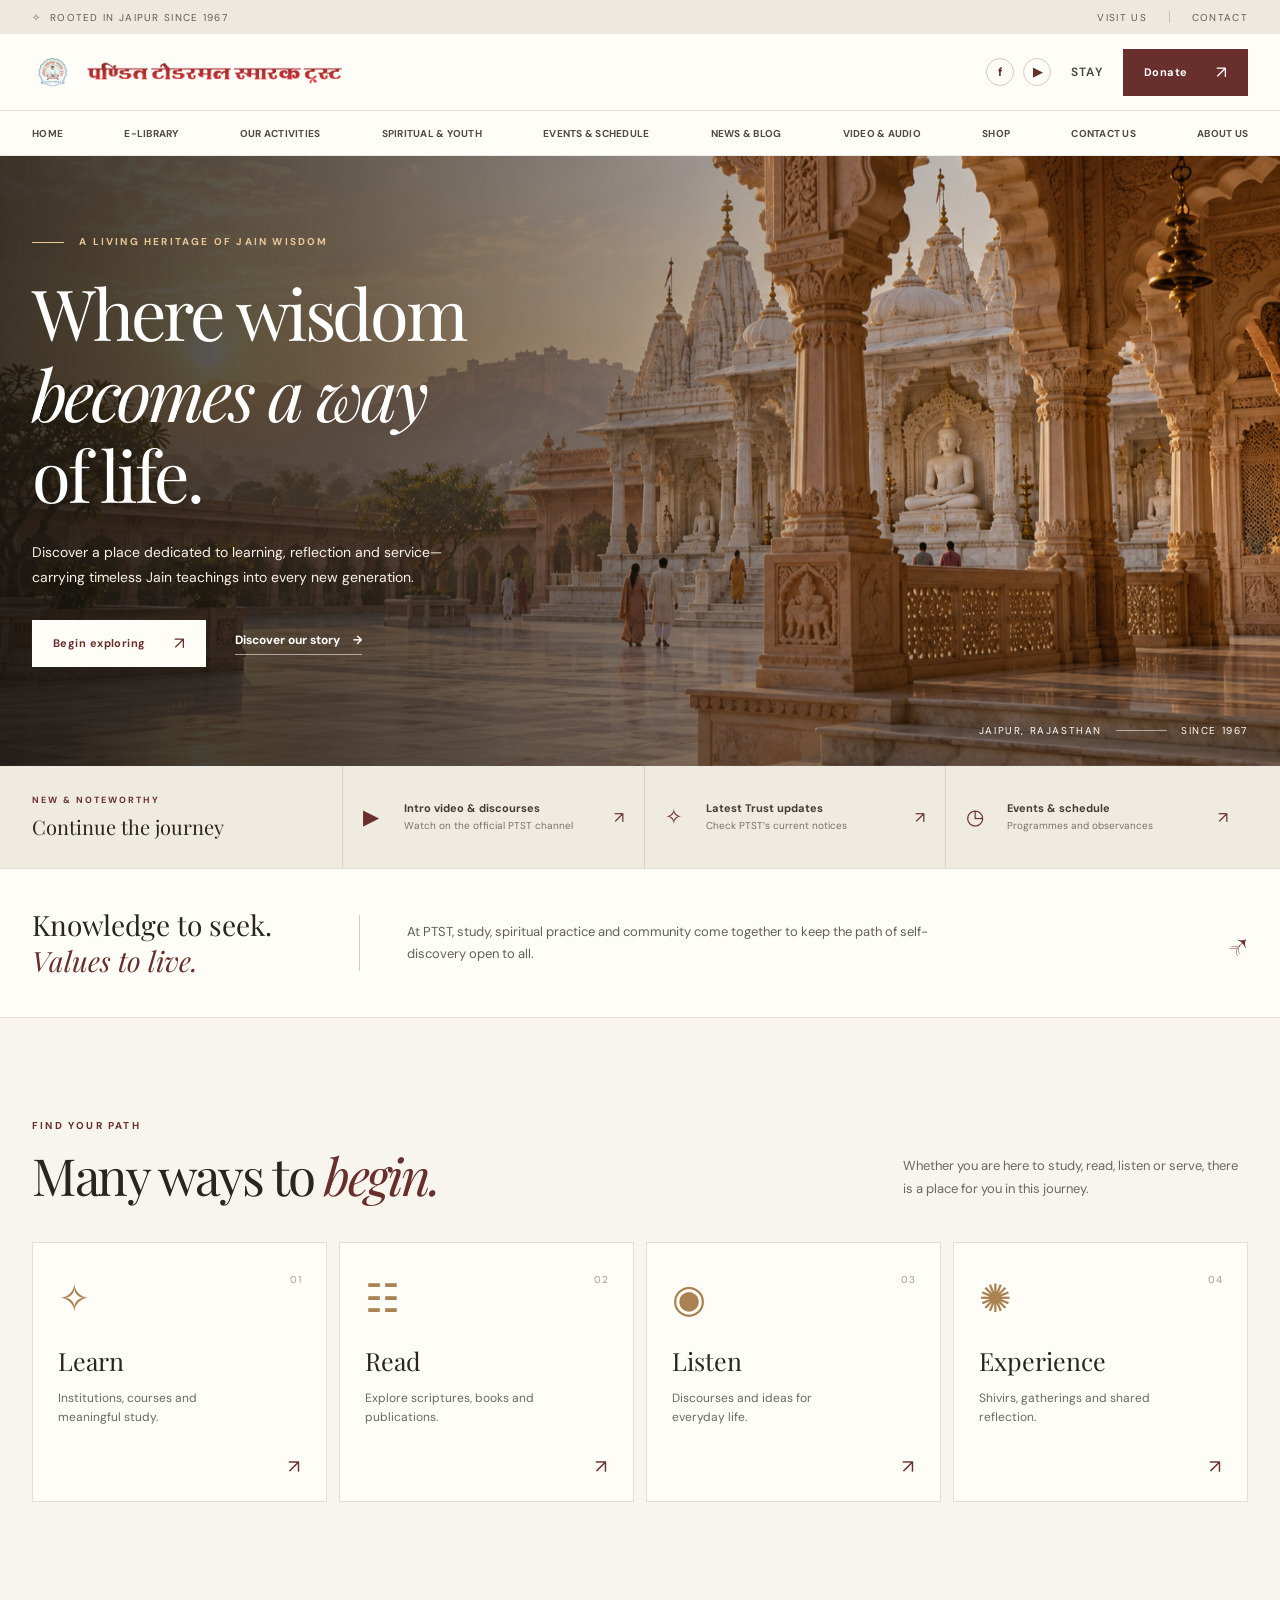
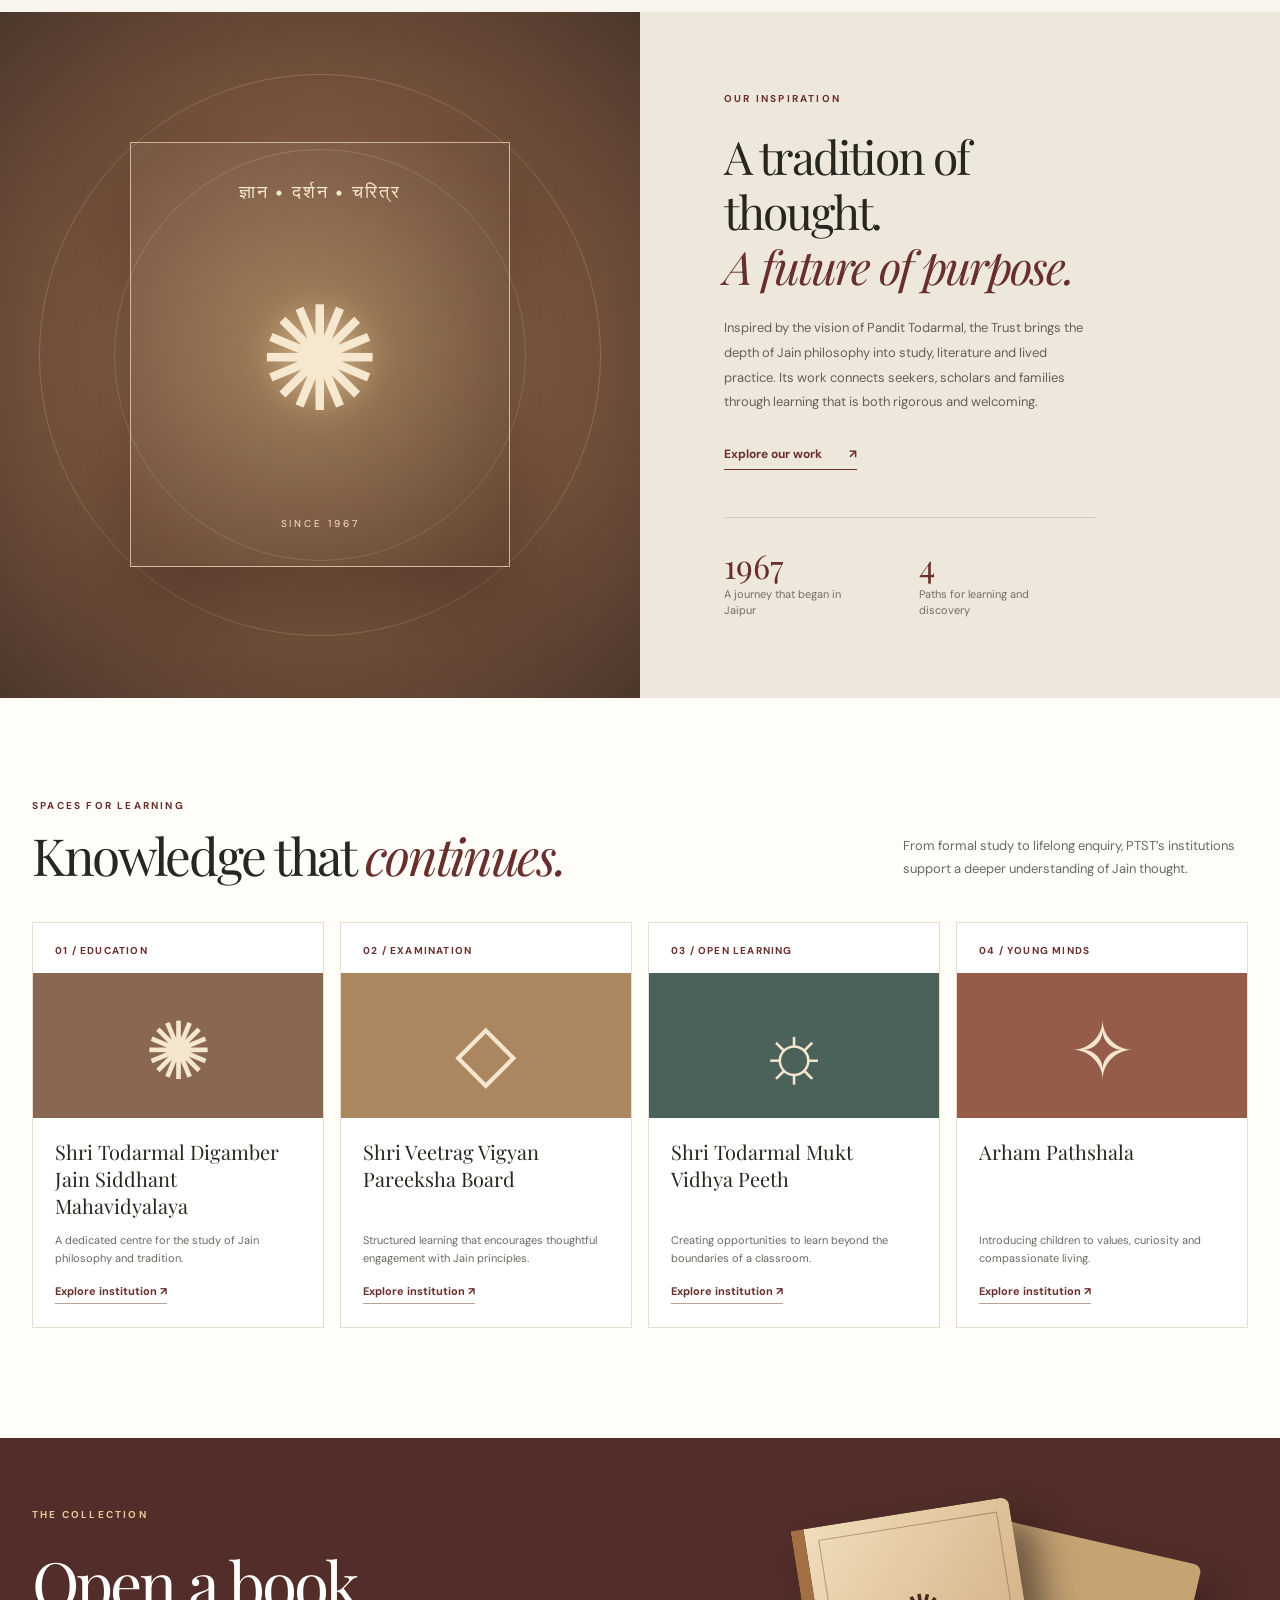
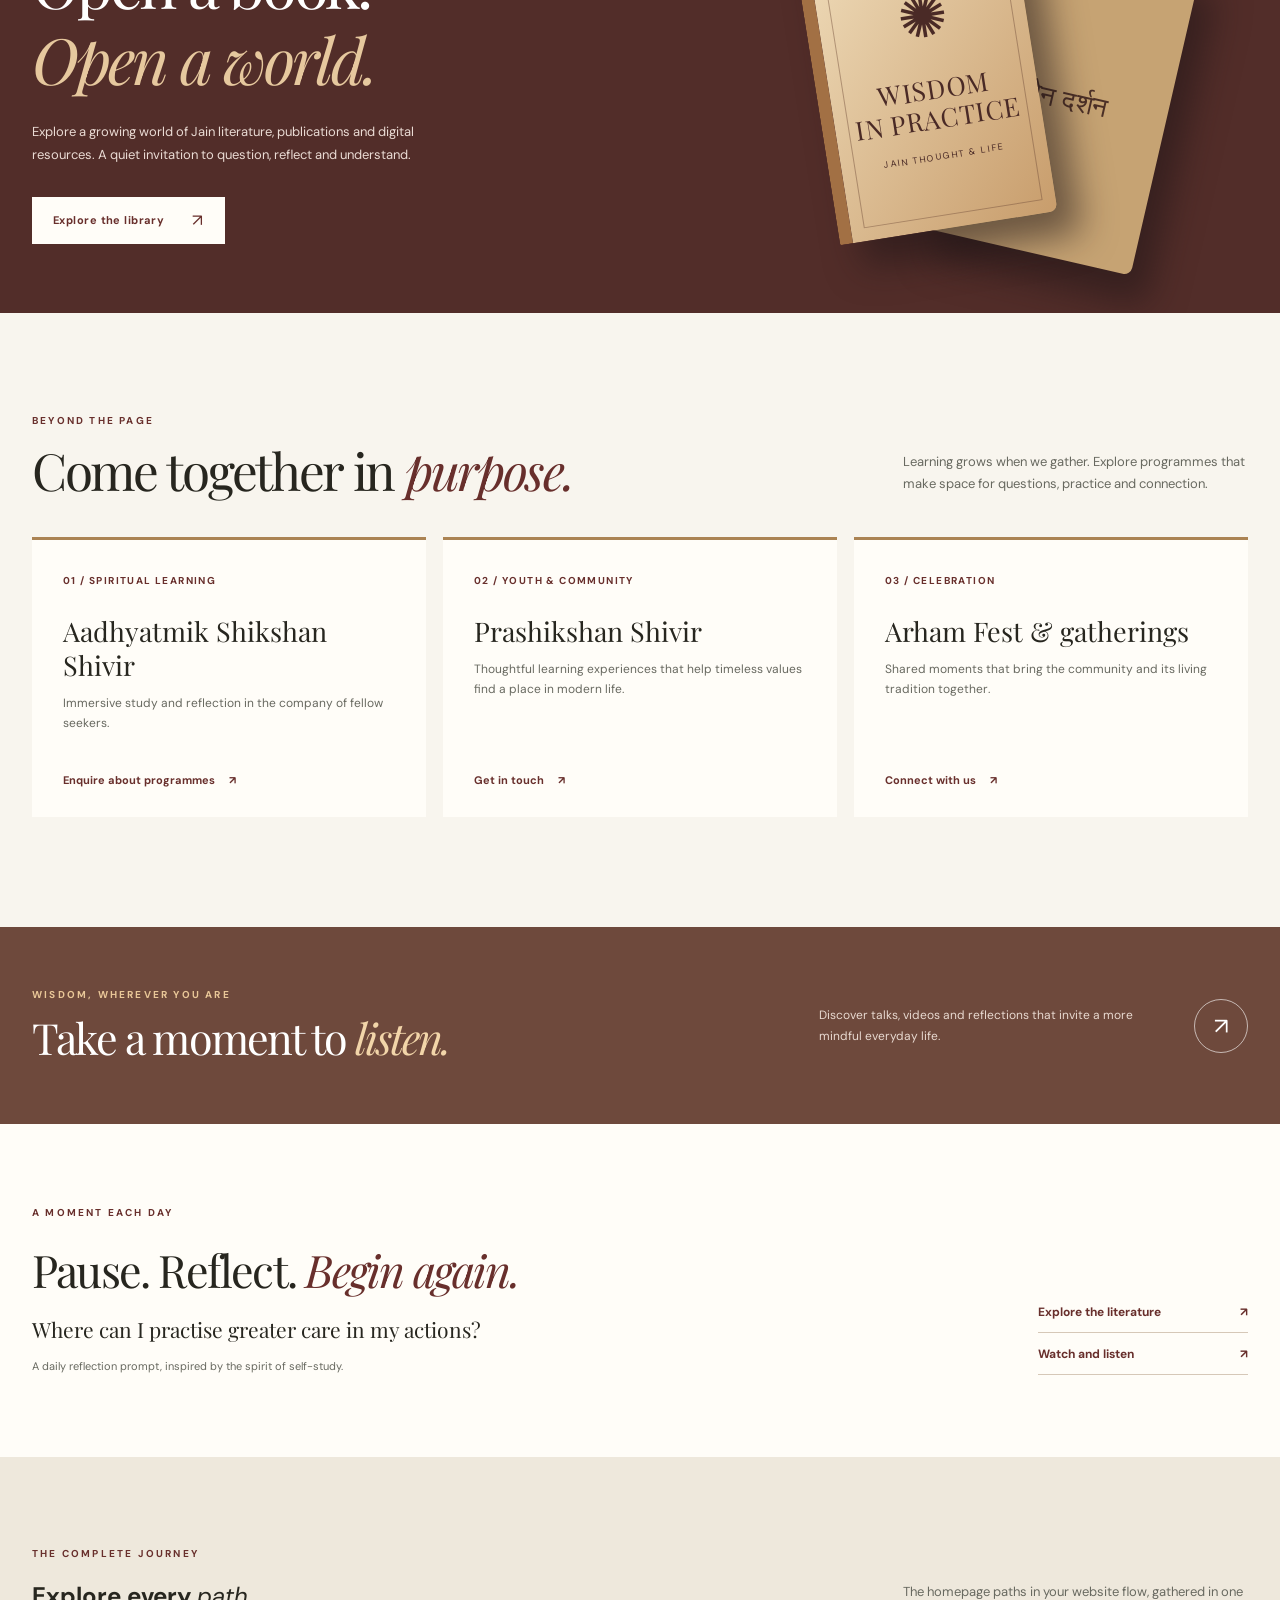
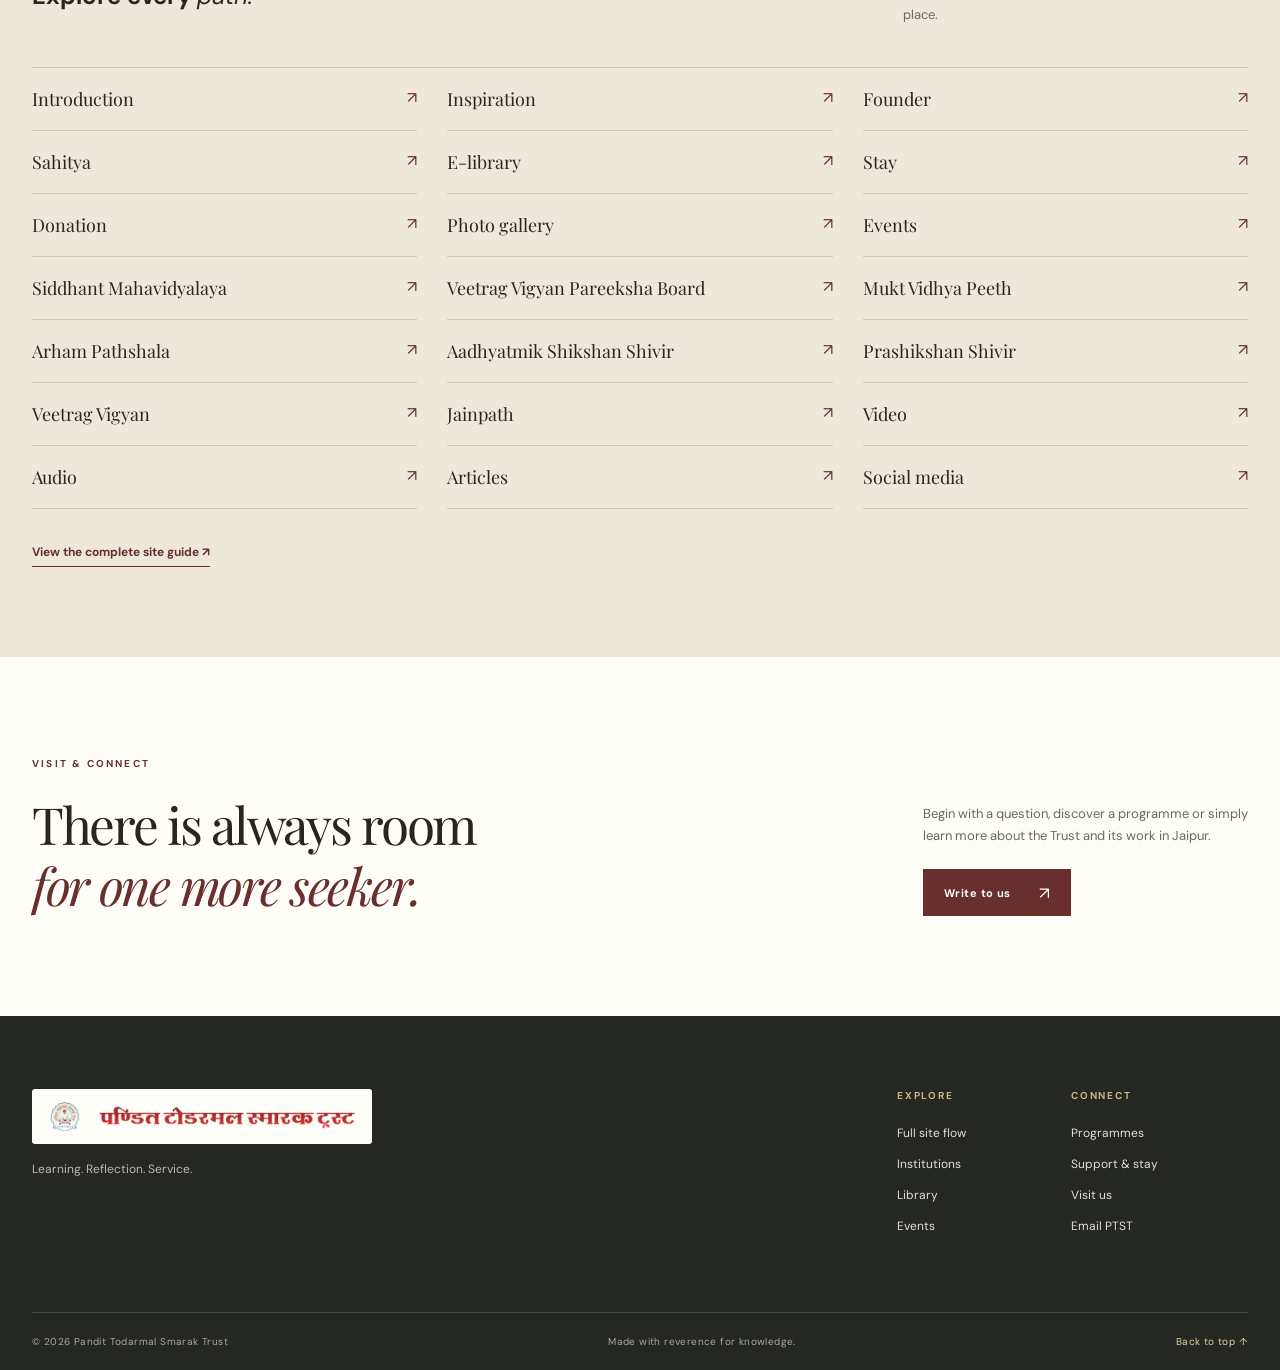
<file: index.html>
<!doctype html>
<html lang="en">
<head>
  <meta charset="utf-8">
  <meta name="viewport" content="width=device-width, initial-scale=1">
  <meta name="theme-color" content="#f8f4ec">
  <meta name="description" content="Explore Jain wisdom, education, literature and community at Pandit Todarmal Smarak Trust, Jaipur.">
  <title>Pandit Todarmal Smarak Trust | Wisdom for a Living Tradition</title>
  <link rel="preconnect" href="https://fonts.googleapis.com">
  <link rel="preconnect" href="https://fonts.gstatic.com" crossorigin>
  <link href="https://fonts.googleapis.com/css2?family=DM+Sans:wght@400;500;600;700&family=Playfair+Display:wght@400;500;600&display=swap" rel="stylesheet">
  <link rel="stylesheet" href="styles.css"><link rel="stylesheet" href="flow.css">
  <script src="script.js" defer></script>
</head>
<body>
  <a class="skip-link" href="#main">Skip to content</a><div class="utility-bar"><div class="container utility-inner"><span>✧ &nbsp;Rooted in Jaipur since 1967</span><div><a href="contact.html#visit">Visit us</a><span class="utility-separator"></span><a href="contact.html">Contact</a></div></div></div><header class="site-header" id="top"><div class="container header-inner"><a class="brand" href="index.html" aria-label="Pandit Todarmal Smarak Trust, home"><img src="logo.webp" alt="Pandit Todarmal Smarak Trust" width="699" height="69"></a><div class="header-actions"><div class="social-links" aria-label="PTST social media"><a href="https://www.facebook.com/ptst.jaipur/" target="_blank" rel="noopener noreferrer" aria-label="PTST on Facebook">f</a><a href="https://www.youtube.com/user/todarmalsmaraktrust" target="_blank" rel="noopener noreferrer" aria-label="PTST on YouTube">▶</a></div><a class="text-action stay-action" href="support.html#stay">Stay</a><a class="button button-dark header-cta" href="support.html#donate">Donate <span aria-hidden="true">↗</span></a><button class="menu-toggle" type="button" aria-label="Open menu" aria-expanded="false" aria-controls="mobile-menu"><span></span><span></span><span></span></button></div></div><nav class="desktop-nav site-nav" aria-label="Main navigation"><div class="container"><a href="index.html">Home</a><a href="library.html">E-Library</a><a href="learning.html">Our Activities</a><a href="programmes.html">Spiritual & Youth</a><a href="events.html">Events & Schedule</a><a href="journal.html">News & Blog</a><a href="media.html">Video & Audio</a><a href="shop.html">Shop</a><a href="contact.html">Contact Us</a><a href="about.html">About Us</a></div></nav><nav class="mobile-nav" id="mobile-menu" aria-label="Mobile navigation" hidden><a href="index.html">Home</a><a href="library.html">E-Library</a><a href="learning.html">Our Activities</a><a href="programmes.html">Spiritual & Youth</a><a href="events.html">Events & Schedule</a><a href="journal.html">News & Blog</a><a href="media.html">Video & Audio</a><a href="shop.html">Shop</a><a href="contact.html">Contact Us</a><a href="about.html">About Us</a><a href="spaces.html">Smarak Bhawan</a><a href="support.html#stay">Stay</a><a href="support.html#donate">Donate</a></nav></header>
  <main id="main">
    <section class="hero" aria-labelledby="hero-title"><div class="hero-image" role="img" aria-label="Sunlit Jain temple courtyard in Rajasthan"></div><div class="hero-shade"></div><div class="container hero-content"><div class="hero-text"><p class="eyebrow light"><span class="eyebrow-line"></span> A living heritage of Jain wisdom</p><h1 id="hero-title">Where wisdom<br><em>becomes a way</em><br>of life.</h1><p class="hero-description">Discover a place dedicated to learning, reflection and service—carrying timeless Jain teachings into every new generation.</p><div class="hero-actions"><a class="button button-cream" href="flow.html">Begin exploring <span aria-hidden="true">↗</span></a><a class="hero-link" href="about.html">Discover our story <span aria-hidden="true">→</span></a></div></div><div class="hero-caption"><span>Jaipur, Rajasthan</span><span class="caption-rule"></span><span>Since 1967</span></div></div></section>
    <section class="home-updates"><div class="container updates-layout"><div class="updates-lead"><span class="eyebrow">New & noteworthy</span><strong>Continue the journey</strong></div><a href="https://www.youtube.com/user/todarmalsmaraktrust" target="_blank" rel="noopener noreferrer"><span class="update-icon">▶</span><span><b>Intro video & discourses</b><small>Watch on the official PTST channel</small></span><i>↗</i></a><a href="https://www.ptst.in/" target="_blank" rel="noopener noreferrer"><span class="update-icon">✧</span><span><b>Latest Trust updates</b><small>Check PTST’s current notices</small></span><i>↗</i></a><a href="events.html"><span class="update-icon">◷</span><span><b>Events & schedule</b><small>Programmes and observances</small></span><i>↗</i></a></div></section><section class="intro-strip" aria-label="Introduction"><div class="container intro-inner"><p>Knowledge to seek.<br><em>Values to live.</em></p><div class="intro-divider"></div><span>At PTST, study, spiritual practice and community come together to keep the path of self-discovery open to all.</span><a href="about.html" aria-label="Learn about PTST">↗</a></div></section>
    <section class="section pathways-section" id="pathways"><div class="container"><div class="section-heading"><div><p class="eyebrow">Find your path</p><h2>Many ways to <em>begin.</em></h2></div><p>Whether you are here to study, read, listen or serve, there is a place for you in this journey.</p></div><div class="pathway-grid"><a class="pathway-card" href="learning.html"><span class="pathway-icon">✧</span><span class="pathway-number">01</span><h3>Learn</h3><p>Institutions, courses and meaningful study.</p><span class="card-arrow">↗</span></a><a class="pathway-card" href="library.html"><span class="pathway-icon">☷</span><span class="pathway-number">02</span><h3>Read</h3><p>Explore scriptures, books and publications.</p><span class="card-arrow">↗</span></a><a class="pathway-card" href="media.html"><span class="pathway-icon">◉</span><span class="pathway-number">03</span><h3>Listen</h3><p>Discourses and ideas for everyday life.</p><span class="card-arrow">↗</span></a><a class="pathway-card" href="events.html"><span class="pathway-icon">✺</span><span class="pathway-number">04</span><h3>Experience</h3><p>Shivirs, gatherings and shared reflection.</p><span class="card-arrow">↗</span></a></div></div></section>
    <section class="legacy-section" id="about"><div class="legacy-visual"><div class="visual-frame"><span>ज्ञान • दर्शन • चरित्र</span><div class="lotus-mark">✺</div><small>Since 1967</small></div></div><div class="legacy-copy"><div class="legacy-copy-inner"><p class="eyebrow">Our inspiration</p><h2>A tradition of thought.<br><em>A future of purpose.</em></h2><p>Inspired by the vision of Pandit Todarmal, the Trust brings the depth of Jain philosophy into study, literature and lived practice. Its work connects seekers, scholars and families through learning that is both rigorous and welcoming.</p><a class="underlined-link" href="learning.html">Explore our work <span>↗</span></a><div class="legacy-facts"><div><strong>1967</strong><span>A journey that began in Jaipur</span></div><div><strong>4</strong><span>Paths for learning and discovery</span></div></div></div></div></section>
    <section class="section institutions-section" id="institutions"><div class="container"><div class="section-heading"><div><p class="eyebrow">Spaces for learning</p><h2>Knowledge that <em>continues.</em></h2></div><p>From formal study to lifelong enquiry, PTST’s institutions support a deeper understanding of Jain thought.</p></div><div class="institution-grid"><article class="institution-card"><span class="institution-index">01 / Education</span><div class="institution-art art-one">✺</div><h3>Shri Todarmal Digamber Jain Siddhant Mahavidyalaya</h3><p>A dedicated centre for the study of Jain philosophy and tradition.</p><a class="institution-link" href="learning.html#mahavidyalaya">Explore institution ↗</a></article><article class="institution-card"><span class="institution-index">02 / Examination</span><div class="institution-art art-two">◇</div><h3>Shri Veetrag Vigyan Pareeksha Board</h3><p>Structured learning that encourages thoughtful engagement with Jain principles.</p><a class="institution-link" href="learning.html#pareeksha">Explore institution ↗</a></article><article class="institution-card"><span class="institution-index">03 / Open learning</span><div class="institution-art art-three">☼</div><h3>Shri Todarmal Mukt Vidhya Peeth</h3><p>Creating opportunities to learn beyond the boundaries of a classroom.</p><a class="institution-link" href="learning.html#mukt">Explore institution ↗</a></article><article class="institution-card"><span class="institution-index">04 / Young minds</span><div class="institution-art art-four">✧</div><h3>Arham Pathshala</h3><p>Introducing children to values, curiosity and compassionate living.</p><a class="institution-link" href="learning.html#arham">Explore institution ↗</a></article></div></div></section>
    <section class="library-section" id="library"><div class="container library-layout"><div><p class="eyebrow light">The collection</p><h2>Open a book.<br><em>Open a world.</em></h2><p>Explore a growing world of Jain literature, publications and digital resources. A quiet invitation to question, reflect and understand.</p><a class="button button-cream" href="library.html" target="_blank" rel="noopener noreferrer">Explore the library <span aria-hidden="true">↗</span></a></div><div class="book-display" aria-hidden="true"><div class="book book-back"><span>जैन दर्शन</span></div><div class="book book-front"><span class="book-ornament">✺</span><span>WISDOM<br>IN PRACTICE</span><small>JAIN THOUGHT & LIFE</small></div></div></div></section>
    <section class="section experience-section" id="events"><div class="container"><div class="section-heading"><div><p class="eyebrow">Beyond the page</p><h2>Come together in <em>purpose.</em></h2></div><p>Learning grows when we gather. Explore programmes that make space for questions, practice and connection.</p></div><div class="experience-grid"><article class="experience-card"><span class="experience-kicker">01 / Spiritual learning</span><h3>Aadhyatmik Shikshan Shivir</h3><p>Immersive study and reflection in the company of fellow seekers.</p><a href="contact.html">Enquire about programmes <span>↗</span></a></article><article class="experience-card"><span class="experience-kicker">02 / Youth & community</span><h3>Prashikshan Shivir</h3><p>Thoughtful learning experiences that help timeless values find a place in modern life.</p><a href="contact.html">Get in touch <span>↗</span></a></article><article class="experience-card"><span class="experience-kicker">03 / Celebration</span><h3>Arham Fest & gatherings</h3><p>Shared moments that bring the community and its living tradition together.</p><a href="contact.html">Connect with us <span>↗</span></a></article></div></div></section>
    <section class="media-band" id="media"><div class="container media-inner"><div><p class="eyebrow light">Wisdom, wherever you are</p><h2>Take a moment to <em>listen.</em></h2></div><p>Discover talks, videos and reflections that invite a more mindful everyday life.</p><a class="round-arrow" href="media.html" aria-label="Explore audio and video resources">↗</a></div></section>
    <section class="home-reflection"><div class="container reflection-inner"><div><p class="eyebrow">A moment each day</p><h2>Pause. Reflect. <em>Begin again.</em></h2><p id="daily-reflection">What can I understand more clearly today?</p><span class="reflection-note">A daily reflection prompt, inspired by the spirit of self-study.</span></div><div class="reflection-links"><a href="library.html">Explore the literature <span>↗</span></a><a href="media.html">Watch and listen <span>↗</span></a></div></div></section><section class="home-flow"><div class="container"><div class="section-heading"><div><p class="eyebrow">The complete journey</p><h2>Explore every <em>path.</em></h2></div><p>The homepage paths in your website flow, gathered in one place.</p></div><div class="home-flow-grid"><a href="about.html">Introduction <span>↗</span></a><a href="about.html#inspiration">Inspiration <span>↗</span></a><a href="about.html#founder">Founder <span>↗</span></a><a href="learning.html#sahitya">Sahitya <span>↗</span></a><a href="library.html">E-library <span>↗</span></a><a href="support.html#stay">Stay <span>↗</span></a><a href="support.html#donate">Donation <span>↗</span></a><a href="about.html#gallery">Photo gallery <span>↗</span></a><a href="events.html">Events <span>↗</span></a><a href="learning.html#mahavidyalaya">Siddhant Mahavidyalaya <span>↗</span></a><a href="learning.html#pareeksha">Veetrag Vigyan Pareeksha Board <span>↗</span></a><a href="learning.html#mukt">Mukt Vidhya Peeth <span>↗</span></a><a href="learning.html#arham">Arham Pathshala <span>↗</span></a><a href="programmes.html#adhyatmik">Aadhyatmik Shikshan Shivir <span>↗</span></a><a href="programmes.html#prashikshan">Prashikshan Shivir <span>↗</span></a><a href="journal.html#veetrag">Veetrag Vigyan <span>↗</span></a><a href="journal.html#jainpath">Jainpath <span>↗</span></a><a href="media.html#discourses">Video <span>↗</span></a><a href="library.html#audio">Audio <span>↗</span></a><a href="journal.html">Articles <span>↗</span></a><a href="journal.html#updates">Social media <span>↗</span></a></div><a class="flow-all" href="flow.html">View the complete site guide ↗</a></div></section><section class="visit-section" id="visit"><div class="container visit-inner"><div><p class="eyebrow">Visit & connect</p><h2>There is always room<br><em>for one more seeker.</em></h2></div><div><p>Begin with a question, discover a programme or simply learn more about the Trust and its work in Jaipur.</p><a class="button button-dark" href="contact.html">Write to us <span aria-hidden="true">↗</span></a></div></div></section>
  </main>
  <footer id="contact"><div class="container footer-main"><div class="footer-brand"><img src="logo.webp" alt="Pandit Todarmal Smarak Trust" width="699" height="69"><p>Learning. Reflection. Service.</p></div><div class="footer-links"><div><strong>Explore</strong><a href="flow.html">Full site flow</a><a href="learning.html">Institutions</a><a href="library.html">Library</a><a href="events.html">Events</a></div><div><strong>Connect</strong><a href="programmes.html">Programmes</a><a href="support.html">Support & stay</a><a href="contact.html">Visit us</a><a href="contact.html">Email PTST</a></div></div></div><div class="container footer-bottom"><span>© <span id="year">2026</span> Pandit Todarmal Smarak Trust</span><span>Made with reverence for knowledge.</span><a href="#top">Back to top ↑</a></div></footer>
</body>
</html>
</file>
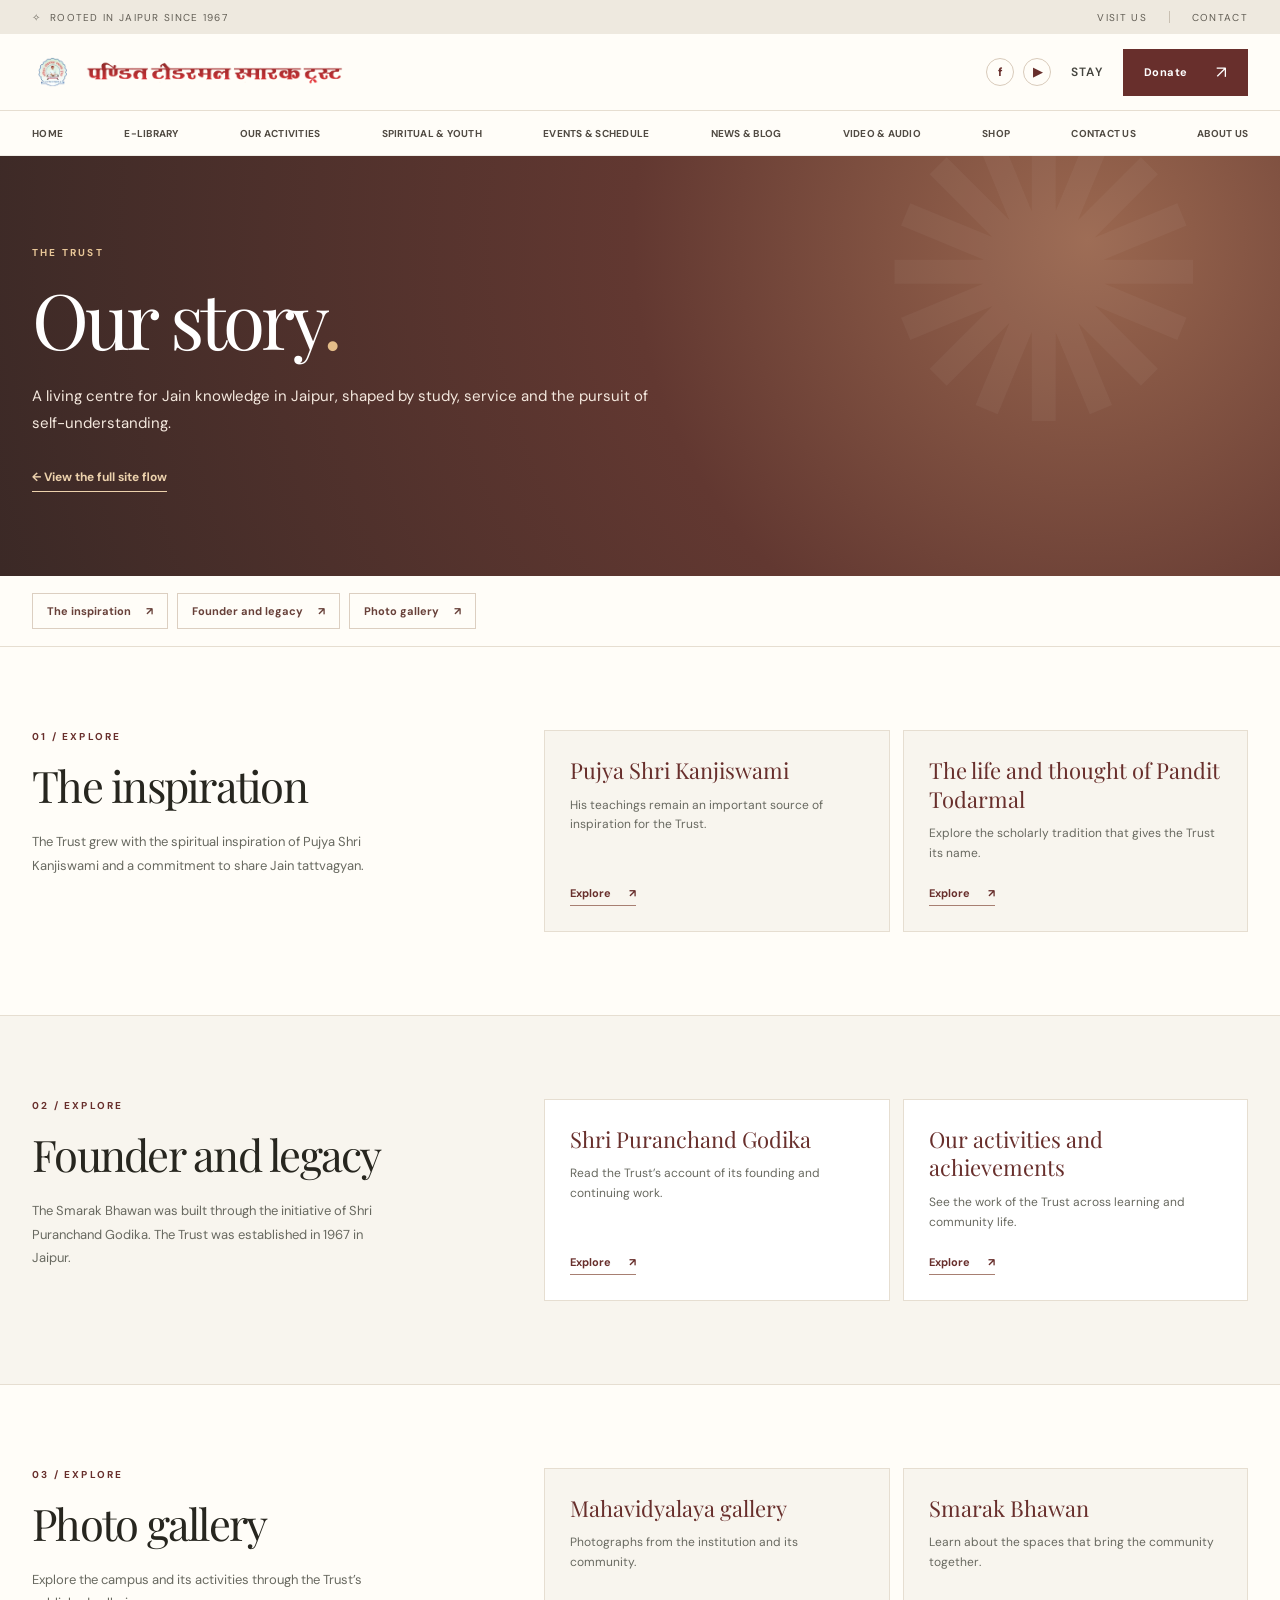
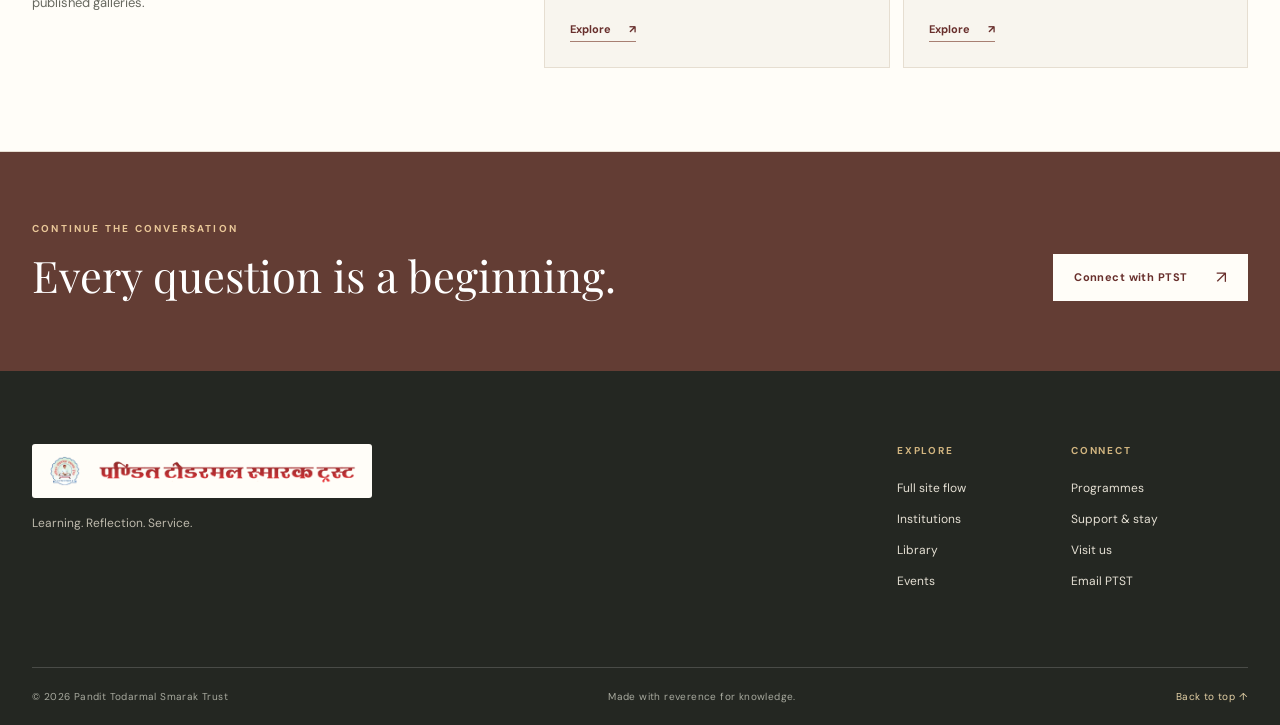
<file: about.html>
<!doctype html><html lang="en"><head><meta charset="utf-8"><meta name="viewport" content="width=device-width,initial-scale=1"><meta name="theme-color" content="#f8f4ec"><meta name="description" content="A living centre for Jain knowledge in Jaipur, shaped by study, service and the pursuit of self-understanding."><title>Our story | Pandit Todarmal Smarak Trust</title><link rel="preconnect" href="https://fonts.googleapis.com"><link rel="preconnect" href="https://fonts.gstatic.com" crossorigin><link href="https://fonts.googleapis.com/css2?family=DM+Sans:wght@400;500;600;700&family=Playfair+Display:wght@400;500;600&display=swap" rel="stylesheet"><link rel="stylesheet" href="styles.css"><link rel="stylesheet" href="flow.css"><script src="script.js" defer></script></head><body><a class="skip-link" href="#main">Skip to content</a><div class="utility-bar"><div class="container utility-inner"><span>✧ &nbsp;Rooted in Jaipur since 1967</span><div><a href="contact.html#visit">Visit us</a><span class="utility-separator"></span><a href="contact.html">Contact</a></div></div></div><header class="site-header" id="top"><div class="container header-inner"><a class="brand" href="index.html" aria-label="Pandit Todarmal Smarak Trust, home"><img src="logo.webp" alt="Pandit Todarmal Smarak Trust" width="699" height="69"></a><div class="header-actions"><div class="social-links" aria-label="PTST social media"><a href="https://www.facebook.com/ptst.jaipur/" target="_blank" rel="noopener noreferrer" aria-label="PTST on Facebook">f</a><a href="https://www.youtube.com/user/todarmalsmaraktrust" target="_blank" rel="noopener noreferrer" aria-label="PTST on YouTube">▶</a></div><a class="text-action stay-action" href="support.html#stay">Stay</a><a class="button button-dark header-cta" href="support.html#donate">Donate <span aria-hidden="true">↗</span></a><button class="menu-toggle" type="button" aria-label="Open menu" aria-expanded="false" aria-controls="mobile-menu"><span></span><span></span><span></span></button></div></div><nav class="desktop-nav site-nav" aria-label="Main navigation"><div class="container"><a href="index.html">Home</a><a href="library.html">E-Library</a><a href="learning.html">Our Activities</a><a href="programmes.html">Spiritual & Youth</a><a href="events.html">Events & Schedule</a><a href="journal.html">News & Blog</a><a href="media.html">Video & Audio</a><a href="shop.html">Shop</a><a href="contact.html">Contact Us</a><a href="about.html">About Us</a></div></nav><nav class="mobile-nav" id="mobile-menu" aria-label="Mobile navigation" hidden><a href="index.html">Home</a><a href="library.html">E-Library</a><a href="learning.html">Our Activities</a><a href="programmes.html">Spiritual & Youth</a><a href="events.html">Events & Schedule</a><a href="journal.html">News & Blog</a><a href="media.html">Video & Audio</a><a href="shop.html">Shop</a><a href="contact.html">Contact Us</a><a href="about.html">About Us</a><a href="spaces.html">Smarak Bhawan</a><a href="support.html#stay">Stay</a><a href="support.html#donate">Donate</a></nav></header><main id="main"><section class="page-hero"><div class="container"><p class="eyebrow light">The trust</p><h1>Our story<em>.</em></h1><p>A living centre for Jain knowledge in Jaipur, shaped by study, service and the pursuit of self-understanding.</p><a href="flow.html" class="page-back">← View the full site flow</a></div></section><nav class="page-toc" aria-label="On this page"><div class="container"><a href="#inspiration">The inspiration <span>↗</span></a><a href="#founder">Founder and legacy <span>↗</span></a><a href="#gallery">Photo gallery <span>↗</span></a></div></nav><section class="detail-section" id="inspiration"><div class="container detail-layout"><div class="detail-lead"><p class="eyebrow">01 / Explore</p><h2>The inspiration</h2><p>The Trust grew with the spiritual inspiration of Pujya Shri Kanjiswami and a commitment to share Jain tattvagyan.</p></div><div class="resource-grid"><article class="resource-card"><h3>Pujya Shri Kanjiswami</h3><p>His teachings remain an important source of inspiration for the Trust.</p><a class="" href="https://www.ptst.in/about-us.php" target="_blank" rel="noopener noreferrer">Explore <span aria-hidden="true">↗</span></a></article><article class="resource-card"><h3>The life and thought of Pandit Todarmal</h3><p>Explore the scholarly tradition that gives the Trust its name.</p><a class="" href="https://www.ptst.in/about-us.php" target="_blank" rel="noopener noreferrer">Explore <span aria-hidden="true">↗</span></a></article></div></div></section><section class="detail-section" id="founder"><div class="container detail-layout"><div class="detail-lead"><p class="eyebrow">02 / Explore</p><h2>Founder and legacy</h2><p>The Smarak Bhawan was built through the initiative of Shri Puranchand Godika. The Trust was established in 1967 in Jaipur.</p></div><div class="resource-grid"><article class="resource-card"><h3>Shri Puranchand Godika</h3><p>Read the Trust’s account of its founding and continuing work.</p><a class="" href="https://www.ptst.in/about-us.php" target="_blank" rel="noopener noreferrer">Explore <span aria-hidden="true">↗</span></a></article><article class="resource-card"><h3>Our activities and achievements</h3><p>See the work of the Trust across learning and community life.</p><a class="" href="https://www.ptst.in/about-us.php" target="_blank" rel="noopener noreferrer">Explore <span aria-hidden="true">↗</span></a></article></div></div></section><section class="detail-section" id="gallery"><div class="container detail-layout"><div class="detail-lead"><p class="eyebrow">03 / Explore</p><h2>Photo gallery</h2><p>Explore the campus and its activities through the Trust’s published galleries.</p></div><div class="resource-grid"><article class="resource-card"><h3>Mahavidyalaya gallery</h3><p>Photographs from the institution and its community.</p><a class="" href="https://www.ptst.in/sidhant-mahavidyalaya-gallery.php" target="_blank" rel="noopener noreferrer">Explore <span aria-hidden="true">↗</span></a></article><article class="resource-card"><h3>Smarak Bhawan</h3><p>Learn about the spaces that bring the community together.</p><a class="" href="spaces.html">Explore <span aria-hidden="true">↗</span></a></article></div></div></section><section class="detail-cta"><div class="container"><div><p class="eyebrow light">Continue the conversation</p><h2>Every question is a beginning.</h2></div><a class="button button-cream" href="contact.html">Connect with PTST <span aria-hidden="true">↗</span></a></div></section></main><footer id="contact"><div class="container footer-main"><div class="footer-brand"><img src="logo.webp" alt="Pandit Todarmal Smarak Trust" width="699" height="69"><p>Learning. Reflection. Service.</p></div><div class="footer-links"><div><strong>Explore</strong><a href="flow.html">Full site flow</a><a href="learning.html">Institutions</a><a href="library.html">Library</a><a href="events.html">Events</a></div><div><strong>Connect</strong><a href="programmes.html">Programmes</a><a href="support.html">Support & stay</a><a href="contact.html">Visit us</a><a href="mailto:ptstjaipur@yahoo.com">Email PTST</a></div></div></div><div class="container footer-bottom"><span>© <span id="year">2026</span> Pandit Todarmal Smarak Trust</span><span>Made with reverence for knowledge.</span><a href="#top">Back to top ↑</a></div></footer></body></html>
</file>
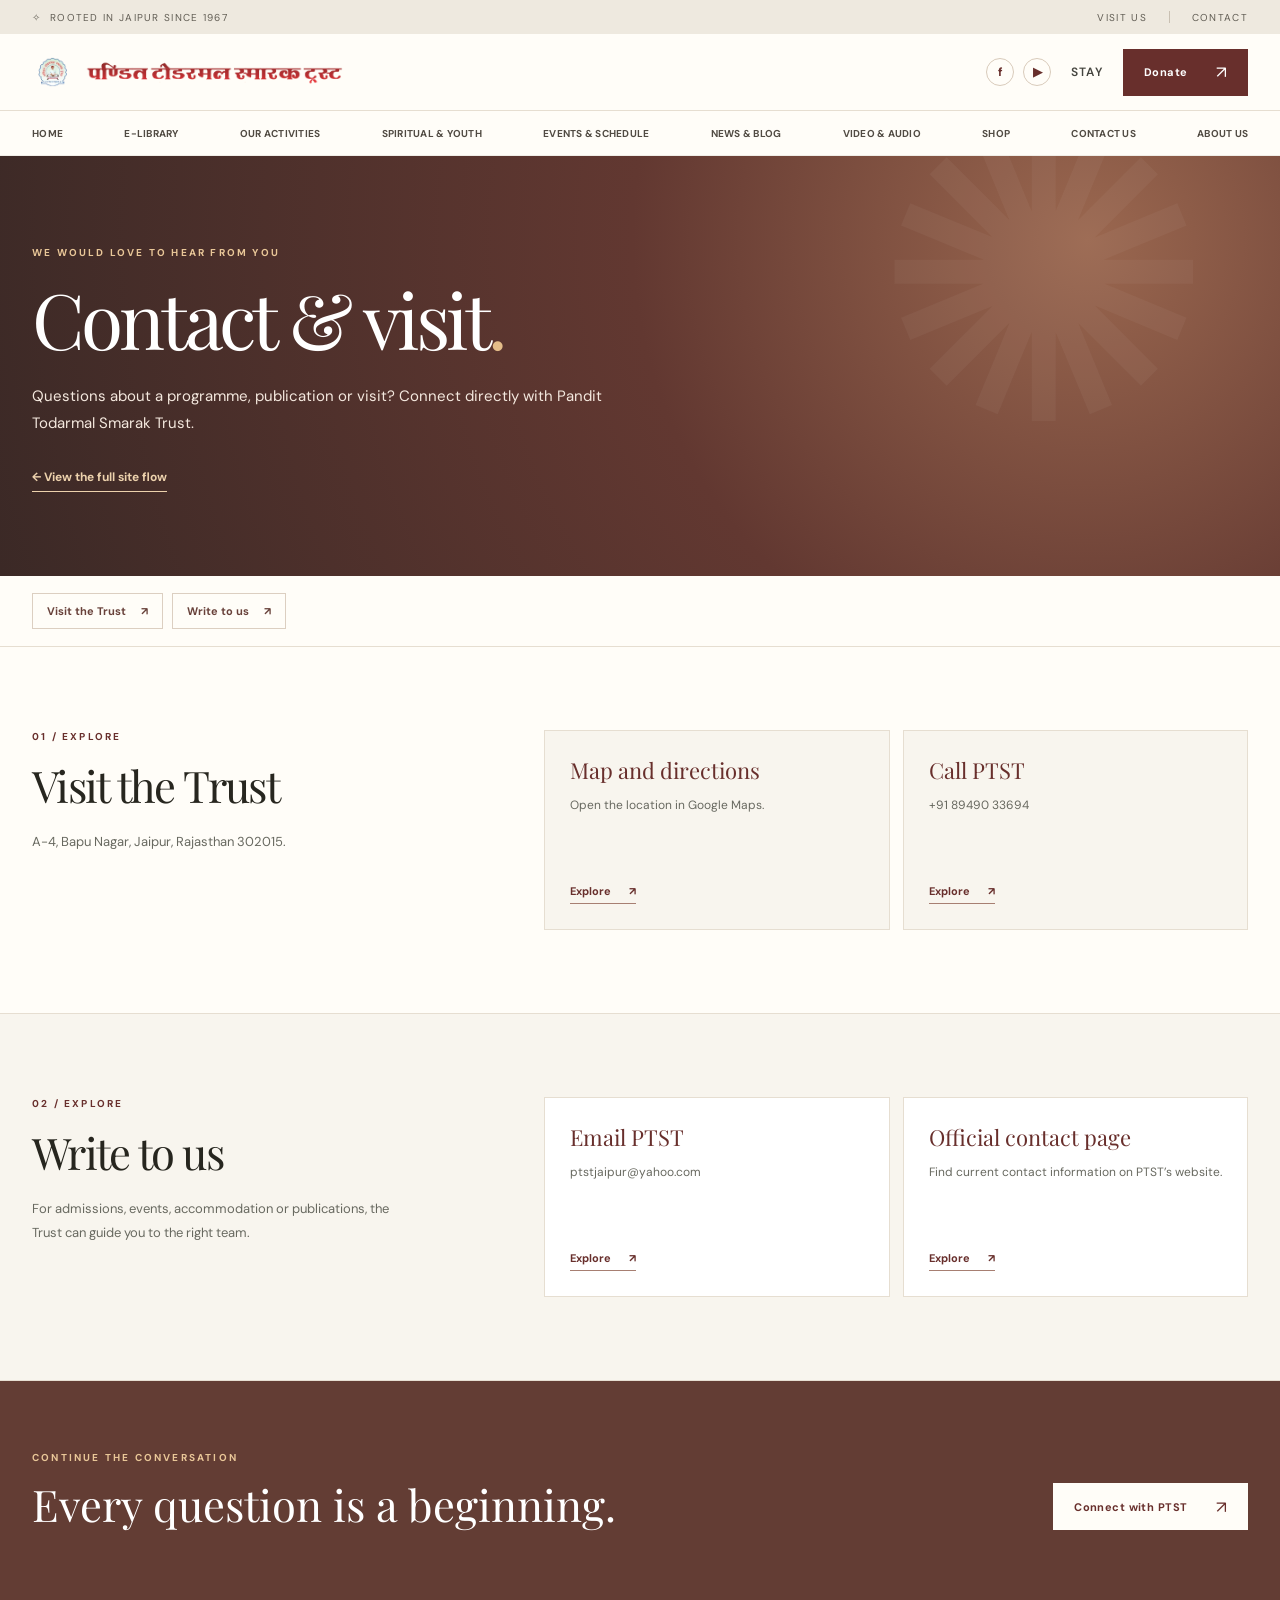
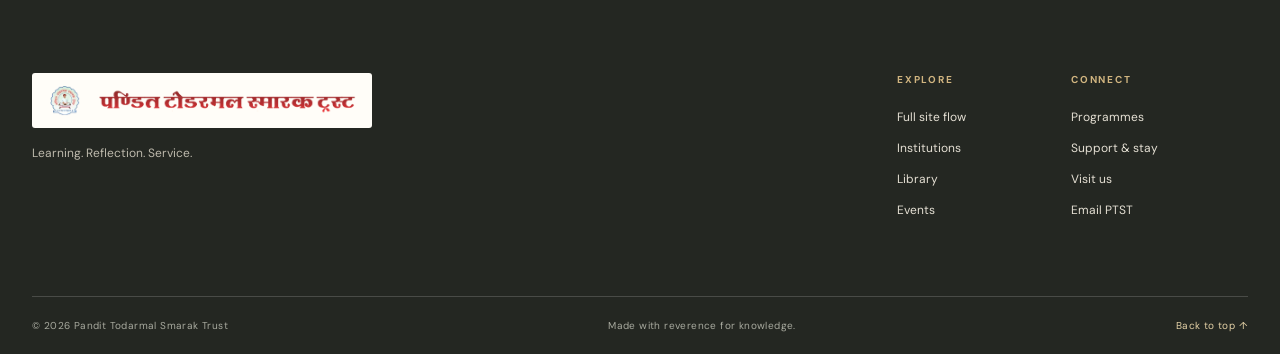
<file: contact.html>
<!doctype html><html lang="en"><head><meta charset="utf-8"><meta name="viewport" content="width=device-width,initial-scale=1"><meta name="theme-color" content="#f8f4ec"><meta name="description" content="Questions about a programme, publication or visit? Connect directly with Pandit Todarmal Smarak Trust."><title>Contact &amp; visit | Pandit Todarmal Smarak Trust</title><link rel="preconnect" href="https://fonts.googleapis.com"><link rel="preconnect" href="https://fonts.gstatic.com" crossorigin><link href="https://fonts.googleapis.com/css2?family=DM+Sans:wght@400;500;600;700&family=Playfair+Display:wght@400;500;600&display=swap" rel="stylesheet"><link rel="stylesheet" href="styles.css"><link rel="stylesheet" href="flow.css"><script src="script.js" defer></script></head><body><a class="skip-link" href="#main">Skip to content</a><div class="utility-bar"><div class="container utility-inner"><span>✧ &nbsp;Rooted in Jaipur since 1967</span><div><a href="contact.html#visit">Visit us</a><span class="utility-separator"></span><a href="contact.html">Contact</a></div></div></div><header class="site-header" id="top"><div class="container header-inner"><a class="brand" href="index.html" aria-label="Pandit Todarmal Smarak Trust, home"><img src="logo.webp" alt="Pandit Todarmal Smarak Trust" width="699" height="69"></a><div class="header-actions"><div class="social-links" aria-label="PTST social media"><a href="https://www.facebook.com/ptst.jaipur/" target="_blank" rel="noopener noreferrer" aria-label="PTST on Facebook">f</a><a href="https://www.youtube.com/user/todarmalsmaraktrust" target="_blank" rel="noopener noreferrer" aria-label="PTST on YouTube">▶</a></div><a class="text-action stay-action" href="support.html#stay">Stay</a><a class="button button-dark header-cta" href="support.html#donate">Donate <span aria-hidden="true">↗</span></a><button class="menu-toggle" type="button" aria-label="Open menu" aria-expanded="false" aria-controls="mobile-menu"><span></span><span></span><span></span></button></div></div><nav class="desktop-nav site-nav" aria-label="Main navigation"><div class="container"><a href="index.html">Home</a><a href="library.html">E-Library</a><a href="learning.html">Our Activities</a><a href="programmes.html">Spiritual & Youth</a><a href="events.html">Events & Schedule</a><a href="journal.html">News & Blog</a><a href="media.html">Video & Audio</a><a href="shop.html">Shop</a><a href="contact.html">Contact Us</a><a href="about.html">About Us</a></div></nav><nav class="mobile-nav" id="mobile-menu" aria-label="Mobile navigation" hidden><a href="index.html">Home</a><a href="library.html">E-Library</a><a href="learning.html">Our Activities</a><a href="programmes.html">Spiritual & Youth</a><a href="events.html">Events & Schedule</a><a href="journal.html">News & Blog</a><a href="media.html">Video & Audio</a><a href="shop.html">Shop</a><a href="contact.html">Contact Us</a><a href="about.html">About Us</a><a href="spaces.html">Smarak Bhawan</a><a href="support.html#stay">Stay</a><a href="support.html#donate">Donate</a></nav></header><main id="main"><section class="page-hero"><div class="container"><p class="eyebrow light">We would love to hear from you</p><h1>Contact &amp; visit<em>.</em></h1><p>Questions about a programme, publication or visit? Connect directly with Pandit Todarmal Smarak Trust.</p><a href="flow.html" class="page-back">← View the full site flow</a></div></section><nav class="page-toc" aria-label="On this page"><div class="container"><a href="#visit">Visit the Trust <span>↗</span></a><a href="#write">Write to us <span>↗</span></a></div></nav><section class="detail-section" id="visit"><div class="container detail-layout"><div class="detail-lead"><p class="eyebrow">01 / Explore</p><h2>Visit the Trust</h2><p>A-4, Bapu Nagar, Jaipur, Rajasthan 302015.</p></div><div class="resource-grid"><article class="resource-card"><h3>Map and directions</h3><p>Open the location in Google Maps.</p><a class="" href="https://www.google.com/maps/search/?api=1&amp;query=Pandit+Todarmal+Smarak+Trust+Jaipur" target="_blank" rel="noopener noreferrer">Explore <span aria-hidden="true">↗</span></a></article><article class="resource-card"><h3>Call PTST</h3><p>+91 89490 33694</p><a class="" href="tel:+918949033694">Explore <span aria-hidden="true">↗</span></a></article></div></div></section><section class="detail-section" id="write"><div class="container detail-layout"><div class="detail-lead"><p class="eyebrow">02 / Explore</p><h2>Write to us</h2><p>For admissions, events, accommodation or publications, the Trust can guide you to the right team.</p></div><div class="resource-grid"><article class="resource-card"><h3>Email PTST</h3><p>ptstjaipur@yahoo.com</p><a class="" href="mailto:ptstjaipur@yahoo.com">Explore <span aria-hidden="true">↗</span></a></article><article class="resource-card"><h3>Official contact page</h3><p>Find current contact information on PTST’s website.</p><a class="" href="https://www.ptst.in/contact.php" target="_blank" rel="noopener noreferrer">Explore <span aria-hidden="true">↗</span></a></article></div></div></section><section class="detail-cta"><div class="container"><div><p class="eyebrow light">Continue the conversation</p><h2>Every question is a beginning.</h2></div><a class="button button-cream" href="contact.html">Connect with PTST <span aria-hidden="true">↗</span></a></div></section></main><footer id="contact"><div class="container footer-main"><div class="footer-brand"><img src="logo.webp" alt="Pandit Todarmal Smarak Trust" width="699" height="69"><p>Learning. Reflection. Service.</p></div><div class="footer-links"><div><strong>Explore</strong><a href="flow.html">Full site flow</a><a href="learning.html">Institutions</a><a href="library.html">Library</a><a href="events.html">Events</a></div><div><strong>Connect</strong><a href="programmes.html">Programmes</a><a href="support.html">Support & stay</a><a href="contact.html">Visit us</a><a href="mailto:ptstjaipur@yahoo.com">Email PTST</a></div></div></div><div class="container footer-bottom"><span>© <span id="year">2026</span> Pandit Todarmal Smarak Trust</span><span>Made with reverence for knowledge.</span><a href="#top">Back to top ↑</a></div></footer></body></html>
</file>
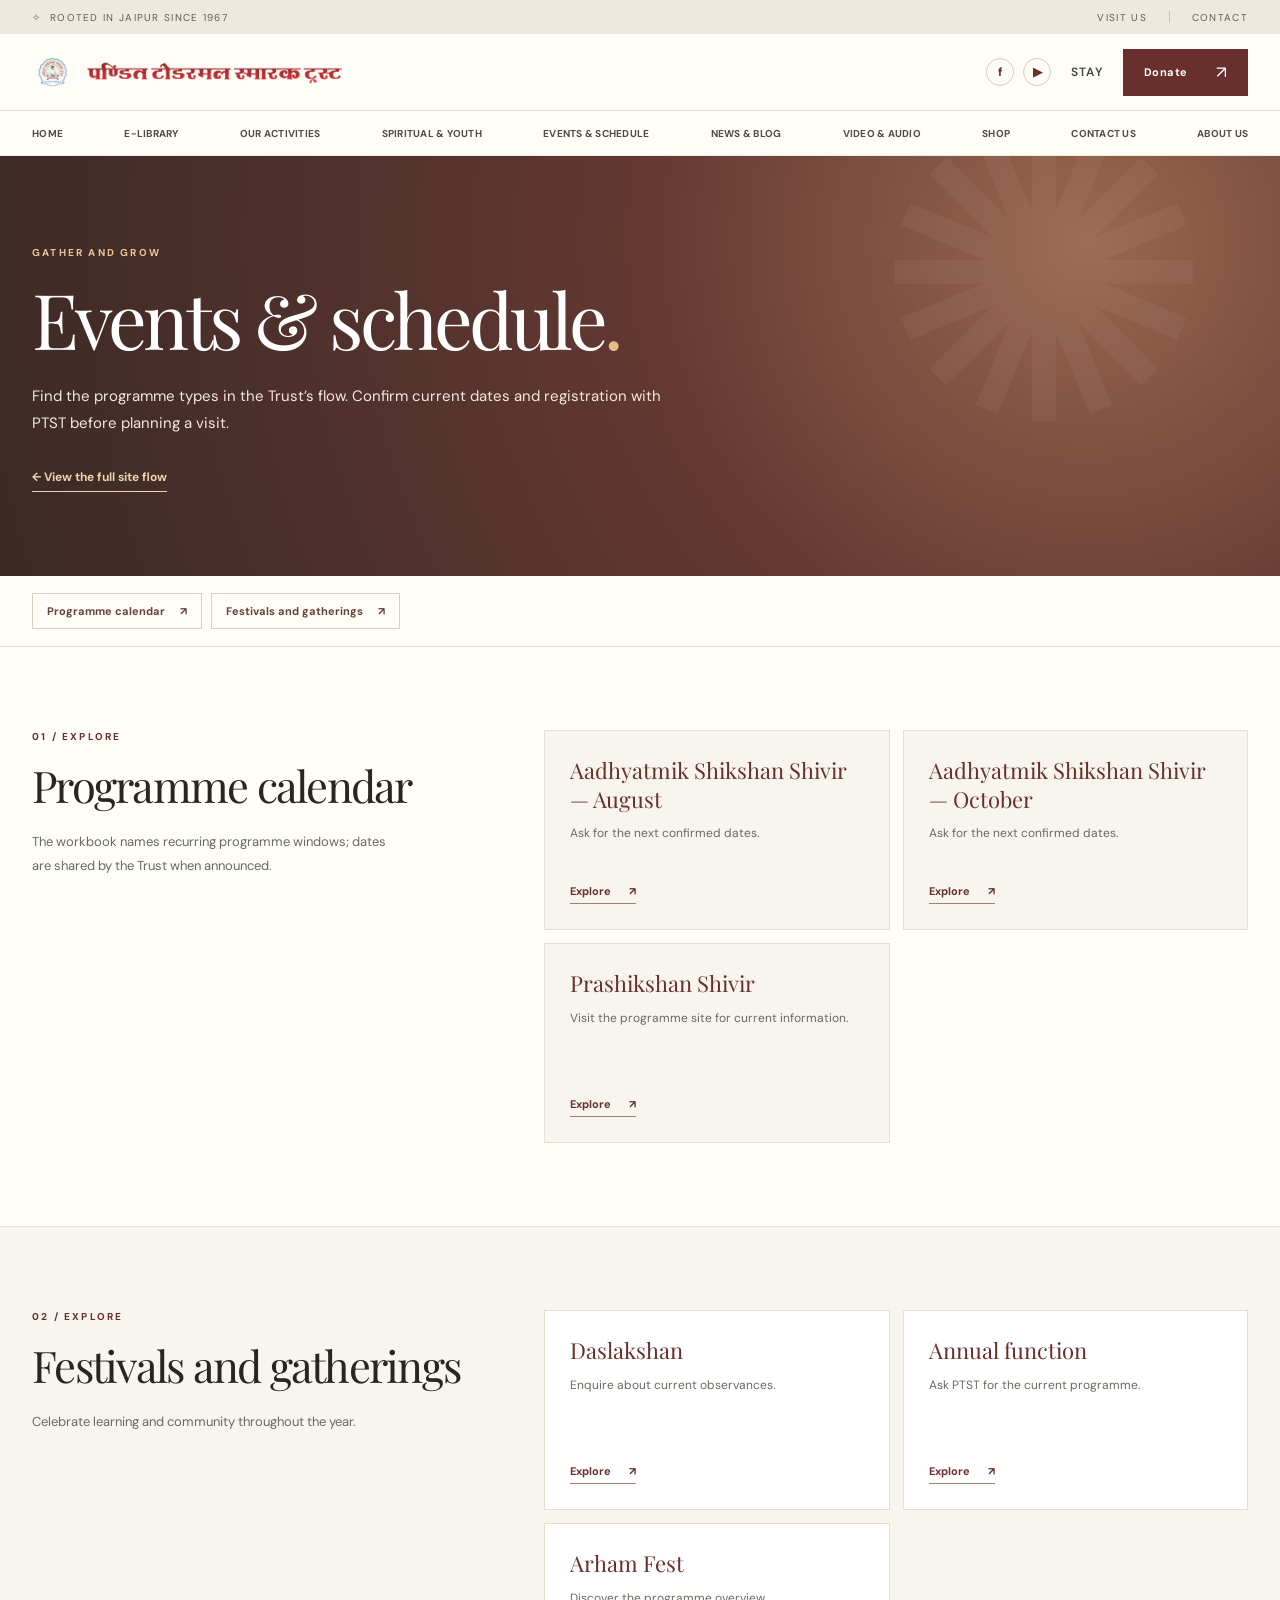
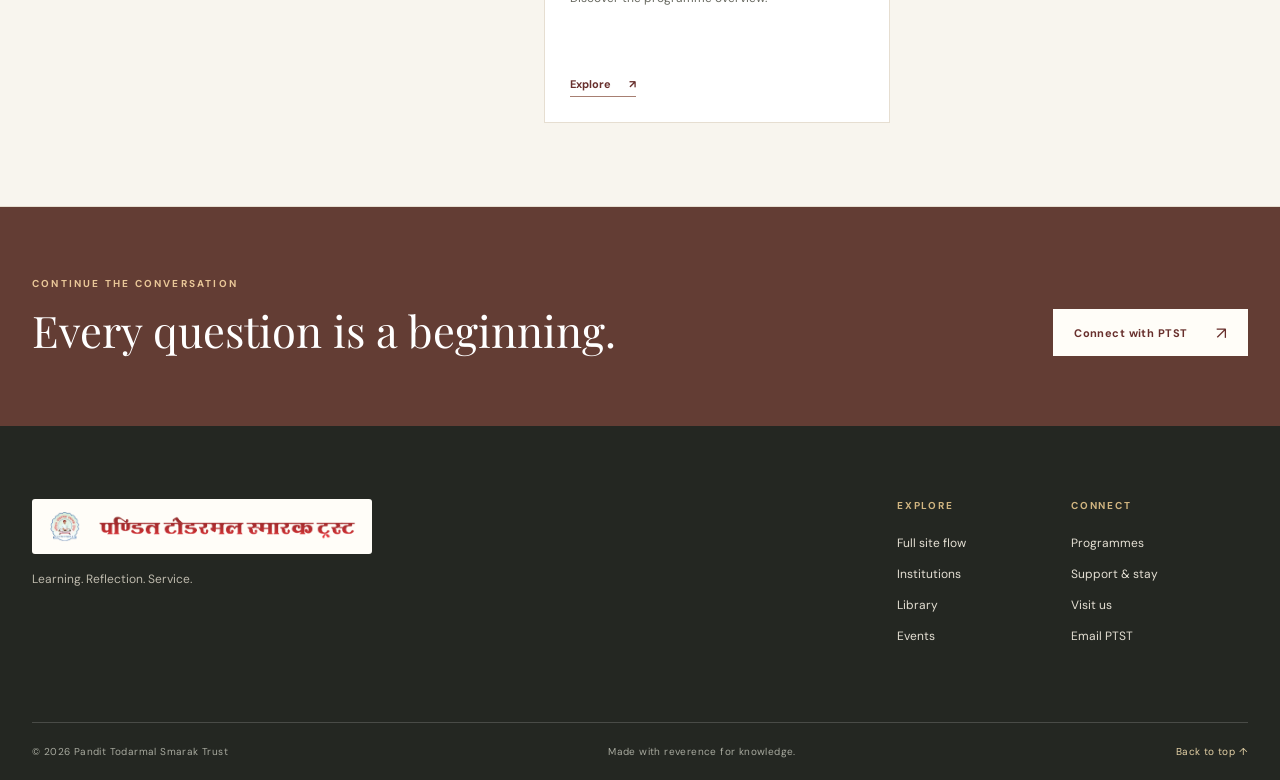
<file: events.html>
<!doctype html><html lang="en"><head><meta charset="utf-8"><meta name="viewport" content="width=device-width,initial-scale=1"><meta name="theme-color" content="#f8f4ec"><meta name="description" content="Find the programme types in the Trust’s flow. Confirm current dates and registration with PTST before planning a visit."><title>Events &amp; schedule | Pandit Todarmal Smarak Trust</title><link rel="preconnect" href="https://fonts.googleapis.com"><link rel="preconnect" href="https://fonts.gstatic.com" crossorigin><link href="https://fonts.googleapis.com/css2?family=DM+Sans:wght@400;500;600;700&family=Playfair+Display:wght@400;500;600&display=swap" rel="stylesheet"><link rel="stylesheet" href="styles.css"><link rel="stylesheet" href="flow.css"><script src="script.js" defer></script></head><body><a class="skip-link" href="#main">Skip to content</a><div class="utility-bar"><div class="container utility-inner"><span>✧ &nbsp;Rooted in Jaipur since 1967</span><div><a href="contact.html#visit">Visit us</a><span class="utility-separator"></span><a href="contact.html">Contact</a></div></div></div><header class="site-header" id="top"><div class="container header-inner"><a class="brand" href="index.html" aria-label="Pandit Todarmal Smarak Trust, home"><img src="logo.webp" alt="Pandit Todarmal Smarak Trust" width="699" height="69"></a><div class="header-actions"><div class="social-links" aria-label="PTST social media"><a href="https://www.facebook.com/ptst.jaipur/" target="_blank" rel="noopener noreferrer" aria-label="PTST on Facebook">f</a><a href="https://www.youtube.com/user/todarmalsmaraktrust" target="_blank" rel="noopener noreferrer" aria-label="PTST on YouTube">▶</a></div><a class="text-action stay-action" href="support.html#stay">Stay</a><a class="button button-dark header-cta" href="support.html#donate">Donate <span aria-hidden="true">↗</span></a><button class="menu-toggle" type="button" aria-label="Open menu" aria-expanded="false" aria-controls="mobile-menu"><span></span><span></span><span></span></button></div></div><nav class="desktop-nav site-nav" aria-label="Main navigation"><div class="container"><a href="index.html">Home</a><a href="library.html">E-Library</a><a href="learning.html">Our Activities</a><a href="programmes.html">Spiritual & Youth</a><a href="events.html">Events & Schedule</a><a href="journal.html">News & Blog</a><a href="media.html">Video & Audio</a><a href="shop.html">Shop</a><a href="contact.html">Contact Us</a><a href="about.html">About Us</a></div></nav><nav class="mobile-nav" id="mobile-menu" aria-label="Mobile navigation" hidden><a href="index.html">Home</a><a href="library.html">E-Library</a><a href="learning.html">Our Activities</a><a href="programmes.html">Spiritual & Youth</a><a href="events.html">Events & Schedule</a><a href="journal.html">News & Blog</a><a href="media.html">Video & Audio</a><a href="shop.html">Shop</a><a href="contact.html">Contact Us</a><a href="about.html">About Us</a><a href="spaces.html">Smarak Bhawan</a><a href="support.html#stay">Stay</a><a href="support.html#donate">Donate</a></nav></header><main id="main"><section class="page-hero"><div class="container"><p class="eyebrow light">Gather and grow</p><h1>Events &amp; schedule<em>.</em></h1><p>Find the programme types in the Trust’s flow. Confirm current dates and registration with PTST before planning a visit.</p><a href="flow.html" class="page-back">← View the full site flow</a></div></section><nav class="page-toc" aria-label="On this page"><div class="container"><a href="#calendar">Programme calendar <span>↗</span></a><a href="#festivals">Festivals and gatherings <span>↗</span></a></div></nav><section class="detail-section" id="calendar"><div class="container detail-layout"><div class="detail-lead"><p class="eyebrow">01 / Explore</p><h2>Programme calendar</h2><p>The workbook names recurring programme windows; dates are shared by the Trust when announced.</p></div><div class="resource-grid"><article class="resource-card"><h3>Aadhyatmik Shikshan Shivir — August</h3><p>Ask for the next confirmed dates.</p><a class="" href="mailto:ptstjaipur@yahoo.com">Explore <span aria-hidden="true">↗</span></a></article><article class="resource-card"><h3>Aadhyatmik Shikshan Shivir — October</h3><p>Ask for the next confirmed dates.</p><a class="" href="mailto:ptstjaipur@yahoo.com">Explore <span aria-hidden="true">↗</span></a></article><article class="resource-card"><h3>Prashikshan Shivir</h3><p>Visit the programme site for current information.</p><a class="" href="https://prashikshan.ptst.live/" target="_blank" rel="noopener noreferrer">Explore <span aria-hidden="true">↗</span></a></article></div></div></section><section class="detail-section" id="festivals"><div class="container detail-layout"><div class="detail-lead"><p class="eyebrow">02 / Explore</p><h2>Festivals and gatherings</h2><p>Celebrate learning and community throughout the year.</p></div><div class="resource-grid"><article class="resource-card"><h3>Daslakshan</h3><p>Enquire about current observances.</p><a class="" href="mailto:ptstjaipur@yahoo.com">Explore <span aria-hidden="true">↗</span></a></article><article class="resource-card"><h3>Annual function</h3><p>Ask PTST for the current programme.</p><a class="" href="mailto:ptstjaipur@yahoo.com">Explore <span aria-hidden="true">↗</span></a></article><article class="resource-card"><h3>Arham Fest</h3><p>Discover the programme overview.</p><a class="" href="programmes.html#arham-fest">Explore <span aria-hidden="true">↗</span></a></article></div></div></section><section class="detail-cta"><div class="container"><div><p class="eyebrow light">Continue the conversation</p><h2>Every question is a beginning.</h2></div><a class="button button-cream" href="contact.html">Connect with PTST <span aria-hidden="true">↗</span></a></div></section></main><footer id="contact"><div class="container footer-main"><div class="footer-brand"><img src="logo.webp" alt="Pandit Todarmal Smarak Trust" width="699" height="69"><p>Learning. Reflection. Service.</p></div><div class="footer-links"><div><strong>Explore</strong><a href="flow.html">Full site flow</a><a href="learning.html">Institutions</a><a href="library.html">Library</a><a href="events.html">Events</a></div><div><strong>Connect</strong><a href="programmes.html">Programmes</a><a href="support.html">Support & stay</a><a href="contact.html">Visit us</a><a href="mailto:ptstjaipur@yahoo.com">Email PTST</a></div></div></div><div class="container footer-bottom"><span>© <span id="year">2026</span> Pandit Todarmal Smarak Trust</span><span>Made with reverence for knowledge.</span><a href="#top">Back to top ↑</a></div></footer></body></html>
</file>
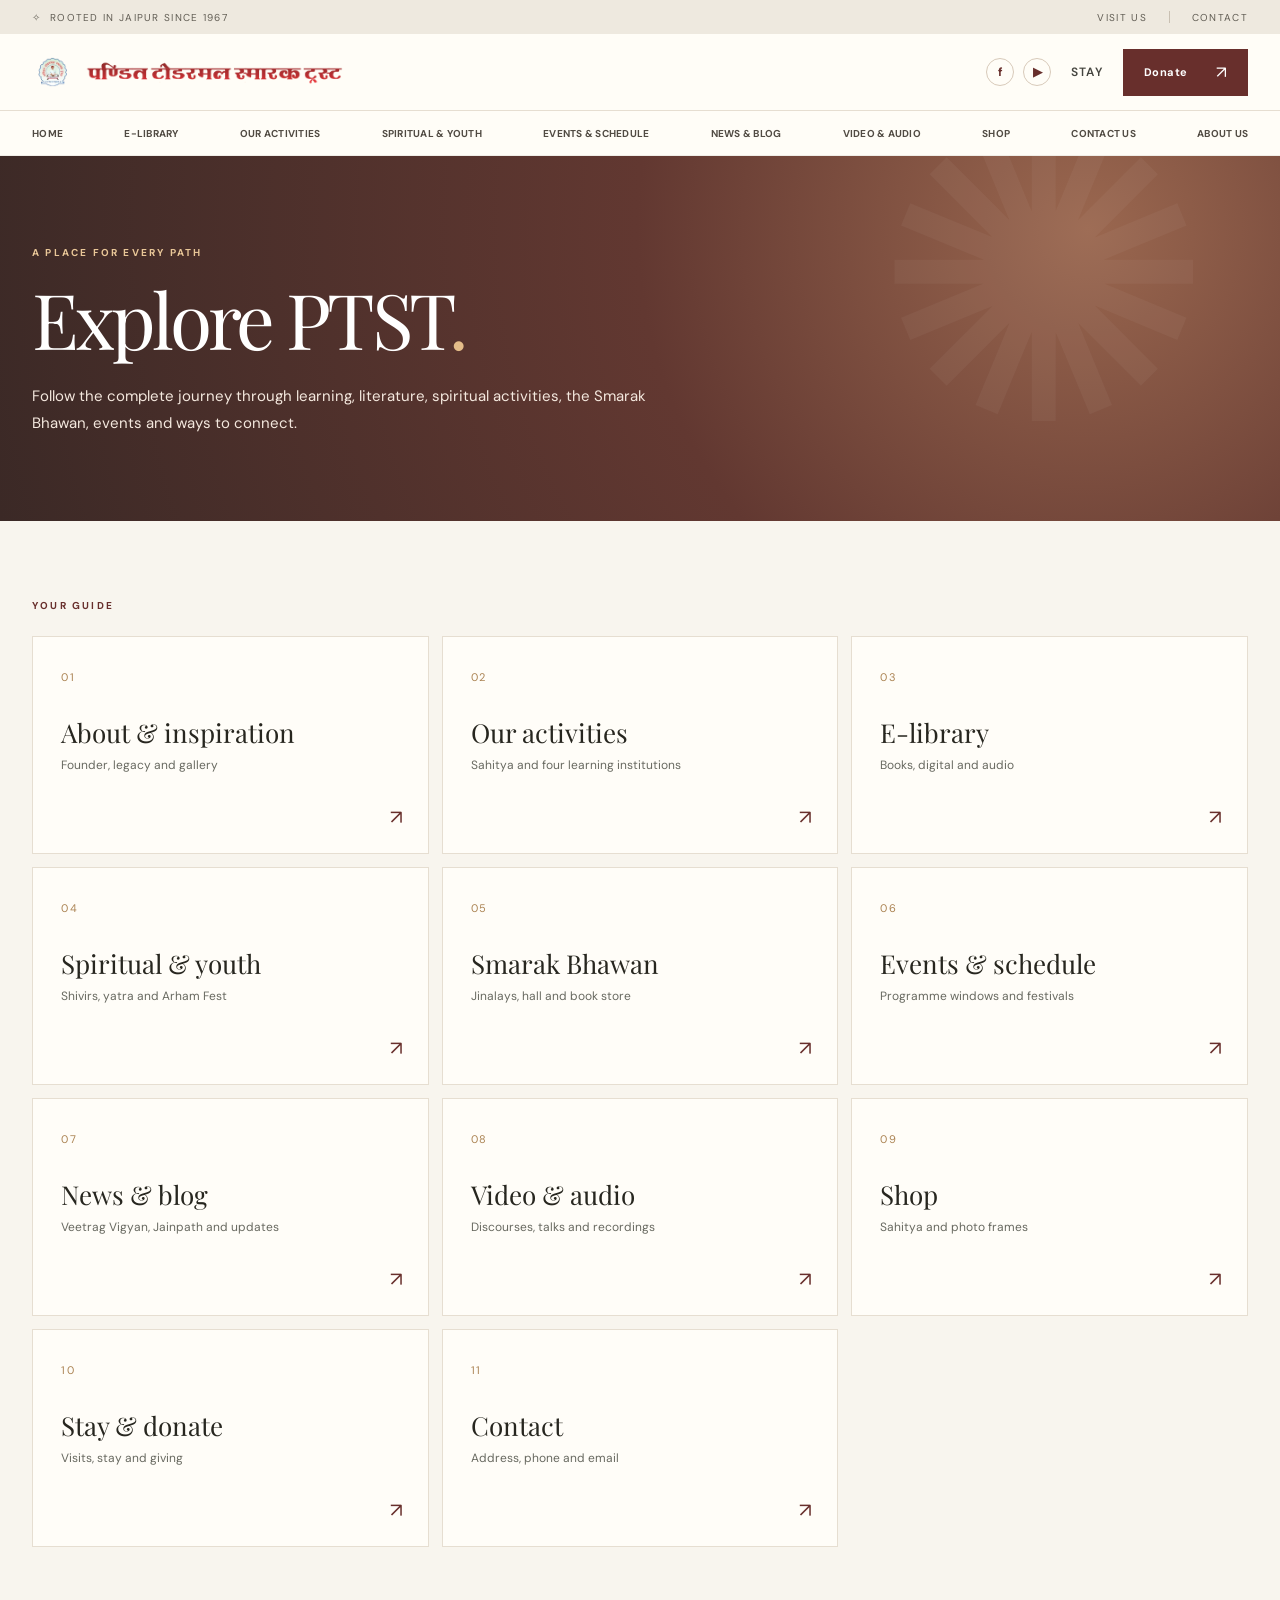
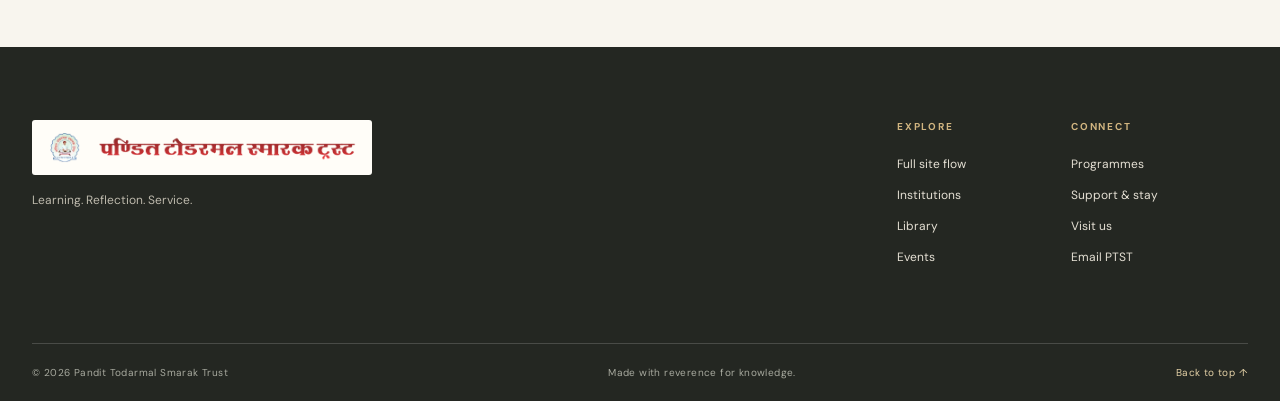
<file: flow.html>
<!doctype html><html lang="en"><head><meta charset="utf-8"><meta name="viewport" content="width=device-width,initial-scale=1"><meta name="description" content="Explore the complete Pandit Todarmal Smarak Trust website flow."><title>Explore PTST | Full site flow</title><link rel="preconnect" href="https://fonts.googleapis.com"><link rel="preconnect" href="https://fonts.gstatic.com" crossorigin><link href="https://fonts.googleapis.com/css2?family=DM+Sans:wght@400;500;600;700&family=Playfair+Display:wght@400;500;600&display=swap" rel="stylesheet"><link rel="stylesheet" href="styles.css"><link rel="stylesheet" href="flow.css"><script src="script.js" defer></script></head><body><a class="skip-link" href="#main">Skip to content</a><div class="utility-bar"><div class="container utility-inner"><span>✧ &nbsp;Rooted in Jaipur since 1967</span><div><a href="contact.html#visit">Visit us</a><span class="utility-separator"></span><a href="contact.html">Contact</a></div></div></div><header class="site-header" id="top"><div class="container header-inner"><a class="brand" href="index.html" aria-label="Pandit Todarmal Smarak Trust, home"><img src="logo.webp" alt="Pandit Todarmal Smarak Trust" width="699" height="69"></a><div class="header-actions"><div class="social-links" aria-label="PTST social media"><a href="https://www.facebook.com/ptst.jaipur/" target="_blank" rel="noopener noreferrer" aria-label="PTST on Facebook">f</a><a href="https://www.youtube.com/user/todarmalsmaraktrust" target="_blank" rel="noopener noreferrer" aria-label="PTST on YouTube">▶</a></div><a class="text-action stay-action" href="support.html#stay">Stay</a><a class="button button-dark header-cta" href="support.html#donate">Donate <span aria-hidden="true">↗</span></a><button class="menu-toggle" type="button" aria-label="Open menu" aria-expanded="false" aria-controls="mobile-menu"><span></span><span></span><span></span></button></div></div><nav class="desktop-nav site-nav" aria-label="Main navigation"><div class="container"><a href="index.html">Home</a><a href="library.html">E-Library</a><a href="learning.html">Our Activities</a><a href="programmes.html">Spiritual & Youth</a><a href="events.html">Events & Schedule</a><a href="journal.html">News & Blog</a><a href="media.html">Video & Audio</a><a href="shop.html">Shop</a><a href="contact.html">Contact Us</a><a href="about.html">About Us</a></div></nav><nav class="mobile-nav" id="mobile-menu" aria-label="Mobile navigation" hidden><a href="index.html">Home</a><a href="library.html">E-Library</a><a href="learning.html">Our Activities</a><a href="programmes.html">Spiritual & Youth</a><a href="events.html">Events & Schedule</a><a href="journal.html">News & Blog</a><a href="media.html">Video & Audio</a><a href="shop.html">Shop</a><a href="contact.html">Contact Us</a><a href="about.html">About Us</a><a href="spaces.html">Smarak Bhawan</a><a href="support.html#stay">Stay</a><a href="support.html#donate">Donate</a></nav></header><main id="main"><section class="page-hero"><div class="container"><p class="eyebrow light">A place for every path</p><h1>Explore PTST<em>.</em></h1><p>Follow the complete journey through learning, literature, spiritual activities, the Smarak Bhawan, events and ways to connect.</p></div></section><section class="flow-section"><div class="container"><p class="eyebrow">Your guide</p><div class="flow-grid"><a class="flow-card" href="about.html"><span>01</span><h2>About &amp; inspiration</h2><p>Founder, legacy and gallery</p><b aria-hidden="true">↗</b></a><a class="flow-card" href="learning.html"><span>02</span><h2>Our activities</h2><p>Sahitya and four learning institutions</p><b aria-hidden="true">↗</b></a><a class="flow-card" href="library.html"><span>03</span><h2>E-library</h2><p>Books, digital and audio</p><b aria-hidden="true">↗</b></a><a class="flow-card" href="programmes.html"><span>04</span><h2>Spiritual &amp; youth</h2><p>Shivirs, yatra and Arham Fest</p><b aria-hidden="true">↗</b></a><a class="flow-card" href="spaces.html"><span>05</span><h2>Smarak Bhawan</h2><p>Jinalays, hall and book store</p><b aria-hidden="true">↗</b></a><a class="flow-card" href="events.html"><span>06</span><h2>Events &amp; schedule</h2><p>Programme windows and festivals</p><b aria-hidden="true">↗</b></a><a class="flow-card" href="journal.html"><span>07</span><h2>News &amp; blog</h2><p>Veetrag Vigyan, Jainpath and updates</p><b aria-hidden="true">↗</b></a><a class="flow-card" href="media.html"><span>08</span><h2>Video &amp; audio</h2><p>Discourses, talks and recordings</p><b aria-hidden="true">↗</b></a><a class="flow-card" href="shop.html"><span>09</span><h2>Shop</h2><p>Sahitya and photo frames</p><b aria-hidden="true">↗</b></a><a class="flow-card" href="support.html"><span>10</span><h2>Stay &amp; donate</h2><p>Visits, stay and giving</p><b aria-hidden="true">↗</b></a><a class="flow-card" href="contact.html"><span>11</span><h2>Contact</h2><p>Address, phone and email</p><b aria-hidden="true">↗</b></a></div></div></section></main><footer id="contact"><div class="container footer-main"><div class="footer-brand"><img src="logo.webp" alt="Pandit Todarmal Smarak Trust" width="699" height="69"><p>Learning. Reflection. Service.</p></div><div class="footer-links"><div><strong>Explore</strong><a href="flow.html">Full site flow</a><a href="learning.html">Institutions</a><a href="library.html">Library</a><a href="events.html">Events</a></div><div><strong>Connect</strong><a href="programmes.html">Programmes</a><a href="support.html">Support & stay</a><a href="contact.html">Visit us</a><a href="mailto:ptstjaipur@yahoo.com">Email PTST</a></div></div></div><div class="container footer-bottom"><span>© <span id="year">2026</span> Pandit Todarmal Smarak Trust</span><span>Made with reverence for knowledge.</span><a href="#top">Back to top ↑</a></div></footer></body></html>
</file>
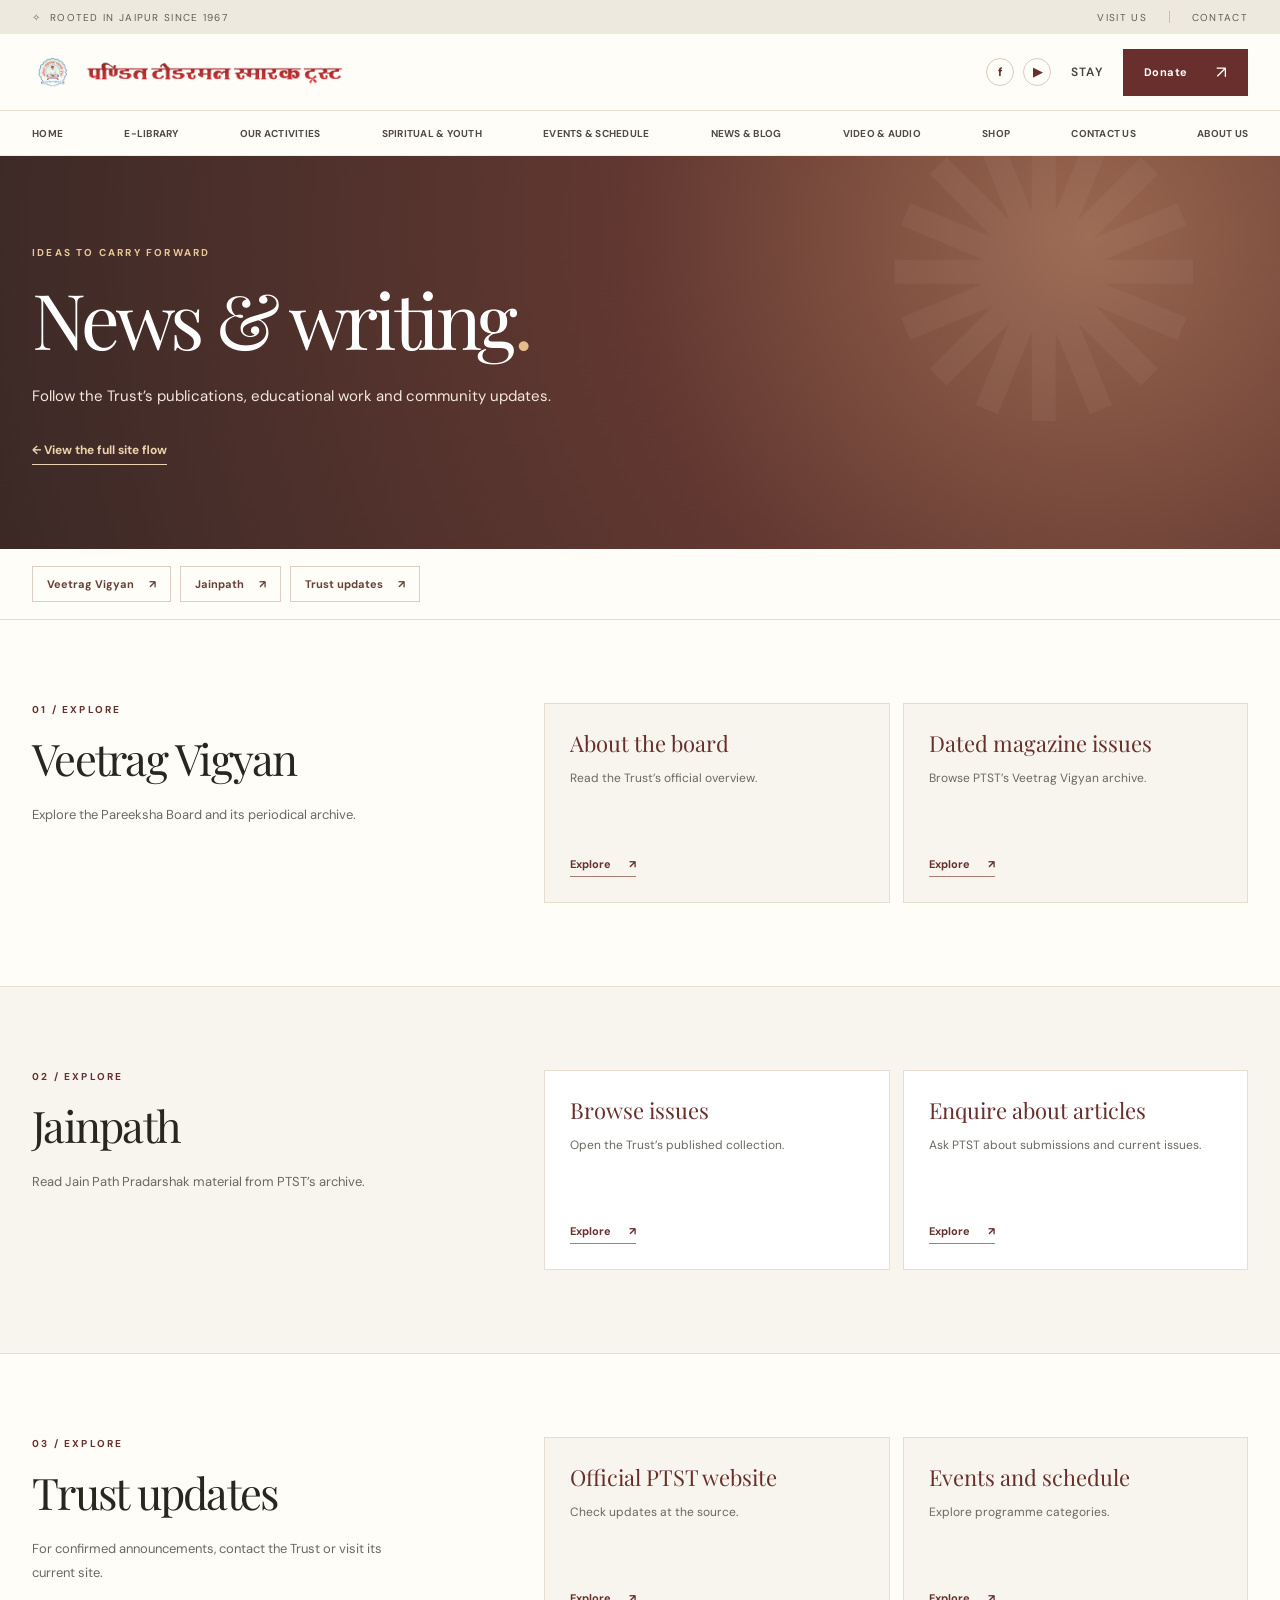
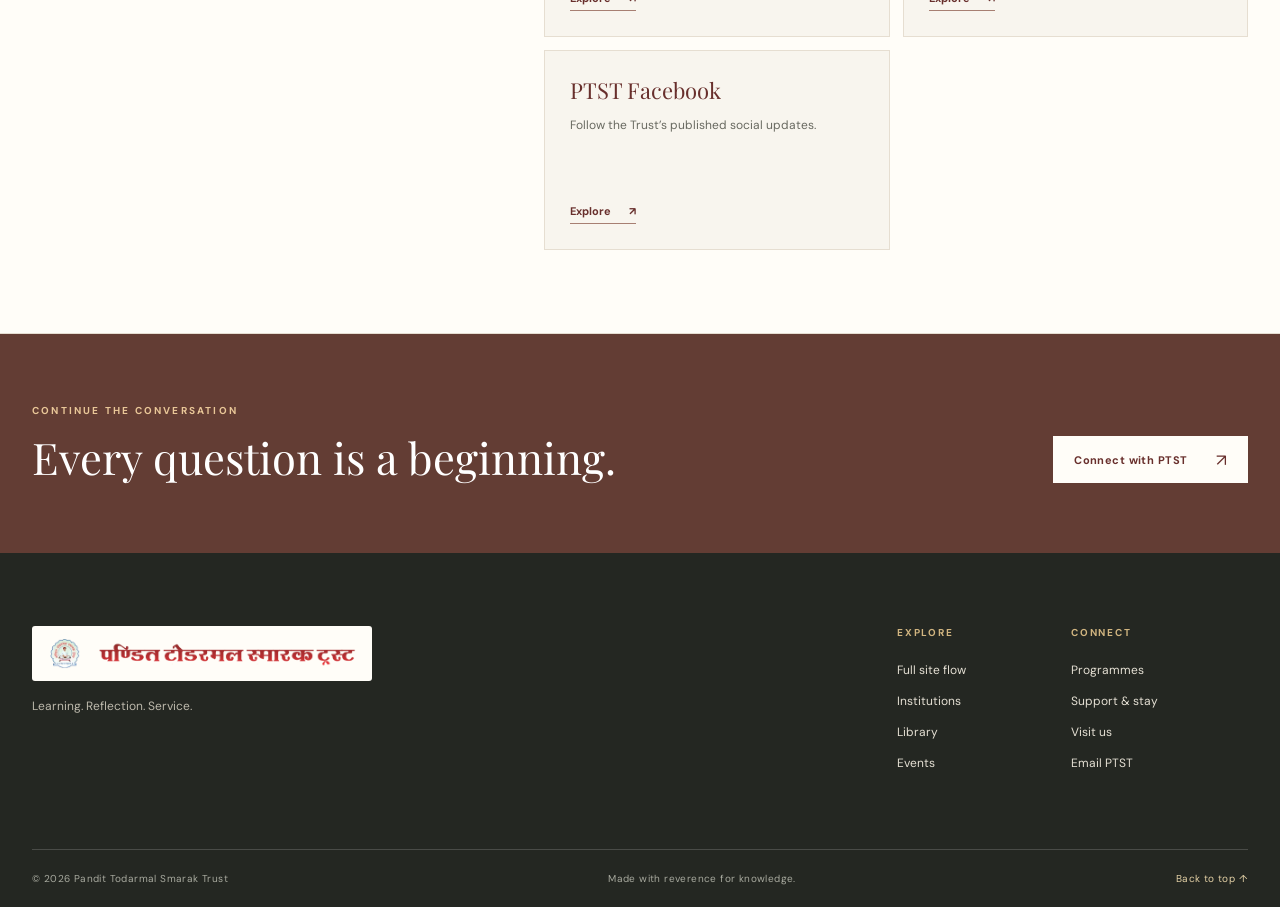
<file: journal.html>
<!doctype html><html lang="en"><head><meta charset="utf-8"><meta name="viewport" content="width=device-width,initial-scale=1"><meta name="theme-color" content="#f8f4ec"><meta name="description" content="Follow the Trust’s publications, educational work and community updates."><title>News &amp; writing | Pandit Todarmal Smarak Trust</title><link rel="preconnect" href="https://fonts.googleapis.com"><link rel="preconnect" href="https://fonts.gstatic.com" crossorigin><link href="https://fonts.googleapis.com/css2?family=DM+Sans:wght@400;500;600;700&family=Playfair+Display:wght@400;500;600&display=swap" rel="stylesheet"><link rel="stylesheet" href="styles.css"><link rel="stylesheet" href="flow.css"><script src="script.js" defer></script></head><body><a class="skip-link" href="#main">Skip to content</a><div class="utility-bar"><div class="container utility-inner"><span>✧ &nbsp;Rooted in Jaipur since 1967</span><div><a href="contact.html#visit">Visit us</a><span class="utility-separator"></span><a href="contact.html">Contact</a></div></div></div><header class="site-header" id="top"><div class="container header-inner"><a class="brand" href="index.html" aria-label="Pandit Todarmal Smarak Trust, home"><img src="logo.webp" alt="Pandit Todarmal Smarak Trust" width="699" height="69"></a><div class="header-actions"><div class="social-links" aria-label="PTST social media"><a href="https://www.facebook.com/ptst.jaipur/" target="_blank" rel="noopener noreferrer" aria-label="PTST on Facebook">f</a><a href="https://www.youtube.com/user/todarmalsmaraktrust" target="_blank" rel="noopener noreferrer" aria-label="PTST on YouTube">▶</a></div><a class="text-action stay-action" href="support.html#stay">Stay</a><a class="button button-dark header-cta" href="support.html#donate">Donate <span aria-hidden="true">↗</span></a><button class="menu-toggle" type="button" aria-label="Open menu" aria-expanded="false" aria-controls="mobile-menu"><span></span><span></span><span></span></button></div></div><nav class="desktop-nav site-nav" aria-label="Main navigation"><div class="container"><a href="index.html">Home</a><a href="library.html">E-Library</a><a href="learning.html">Our Activities</a><a href="programmes.html">Spiritual & Youth</a><a href="events.html">Events & Schedule</a><a href="journal.html">News & Blog</a><a href="media.html">Video & Audio</a><a href="shop.html">Shop</a><a href="contact.html">Contact Us</a><a href="about.html">About Us</a></div></nav><nav class="mobile-nav" id="mobile-menu" aria-label="Mobile navigation" hidden><a href="index.html">Home</a><a href="library.html">E-Library</a><a href="learning.html">Our Activities</a><a href="programmes.html">Spiritual & Youth</a><a href="events.html">Events & Schedule</a><a href="journal.html">News & Blog</a><a href="media.html">Video & Audio</a><a href="shop.html">Shop</a><a href="contact.html">Contact Us</a><a href="about.html">About Us</a><a href="spaces.html">Smarak Bhawan</a><a href="support.html#stay">Stay</a><a href="support.html#donate">Donate</a></nav></header><main id="main"><section class="page-hero"><div class="container"><p class="eyebrow light">Ideas to carry forward</p><h1>News &amp; writing<em>.</em></h1><p>Follow the Trust’s publications, educational work and community updates.</p><a href="flow.html" class="page-back">← View the full site flow</a></div></section><nav class="page-toc" aria-label="On this page"><div class="container"><a href="#veetrag">Veetrag Vigyan <span>↗</span></a><a href="#jainpath">Jainpath <span>↗</span></a><a href="#updates">Trust updates <span>↗</span></a></div></nav><section class="detail-section" id="veetrag"><div class="container detail-layout"><div class="detail-lead"><p class="eyebrow">01 / Explore</p><h2>Veetrag Vigyan</h2><p>Explore the Pareeksha Board and its periodical archive.</p></div><div class="resource-grid"><article class="resource-card"><h3>About the board</h3><p>Read the Trust’s official overview.</p><a class="" href="https://www.ptst.in/pareeksha-board-introduction.php" target="_blank" rel="noopener noreferrer">Explore <span aria-hidden="true">↗</span></a></article><article class="resource-card"><h3>Dated magazine issues</h3><p>Browse PTST’s Veetrag Vigyan archive.</p><a class="" href="https://www.ptst.in/pdf/vitrag_vigyan.php" target="_blank" rel="noopener noreferrer">Explore <span aria-hidden="true">↗</span></a></article></div></div></section><section class="detail-section" id="jainpath"><div class="container detail-layout"><div class="detail-lead"><p class="eyebrow">02 / Explore</p><h2>Jainpath</h2><p>Read Jain Path Pradarshak material from PTST’s archive.</p></div><div class="resource-grid"><article class="resource-card"><h3>Browse issues</h3><p>Open the Trust’s published collection.</p><a class="" href="https://www.ptst.in/pdf/jain_pathpardarshak.php" target="_blank" rel="noopener noreferrer">Explore <span aria-hidden="true">↗</span></a></article><article class="resource-card"><h3>Enquire about articles</h3><p>Ask PTST about submissions and current issues.</p><a class="" href="mailto:ptstjaipur@yahoo.com">Explore <span aria-hidden="true">↗</span></a></article></div></div></section><section class="detail-section" id="updates"><div class="container detail-layout"><div class="detail-lead"><p class="eyebrow">03 / Explore</p><h2>Trust updates</h2><p>For confirmed announcements, contact the Trust or visit its current site.</p></div><div class="resource-grid"><article class="resource-card"><h3>Official PTST website</h3><p>Check updates at the source.</p><a class="" href="https://www.ptst.in/" target="_blank" rel="noopener noreferrer">Explore <span aria-hidden="true">↗</span></a></article><article class="resource-card"><h3>Events and schedule</h3><p>Explore programme categories.</p><a class="" href="events.html">Explore <span aria-hidden="true">↗</span></a></article><article class="resource-card"><h3>PTST Facebook</h3><p>Follow the Trust’s published social updates.</p><a class="" href="https://www.facebook.com/ptst.jaipur/" target="_blank" rel="noopener noreferrer">Explore <span aria-hidden="true">↗</span></a></article></div></div></section><section class="detail-cta"><div class="container"><div><p class="eyebrow light">Continue the conversation</p><h2>Every question is a beginning.</h2></div><a class="button button-cream" href="contact.html">Connect with PTST <span aria-hidden="true">↗</span></a></div></section></main><footer id="contact"><div class="container footer-main"><div class="footer-brand"><img src="logo.webp" alt="Pandit Todarmal Smarak Trust" width="699" height="69"><p>Learning. Reflection. Service.</p></div><div class="footer-links"><div><strong>Explore</strong><a href="flow.html">Full site flow</a><a href="learning.html">Institutions</a><a href="library.html">Library</a><a href="events.html">Events</a></div><div><strong>Connect</strong><a href="programmes.html">Programmes</a><a href="support.html">Support & stay</a><a href="contact.html">Visit us</a><a href="mailto:ptstjaipur@yahoo.com">Email PTST</a></div></div></div><div class="container footer-bottom"><span>© <span id="year">2026</span> Pandit Todarmal Smarak Trust</span><span>Made with reverence for knowledge.</span><a href="#top">Back to top ↑</a></div></footer></body></html>
</file>
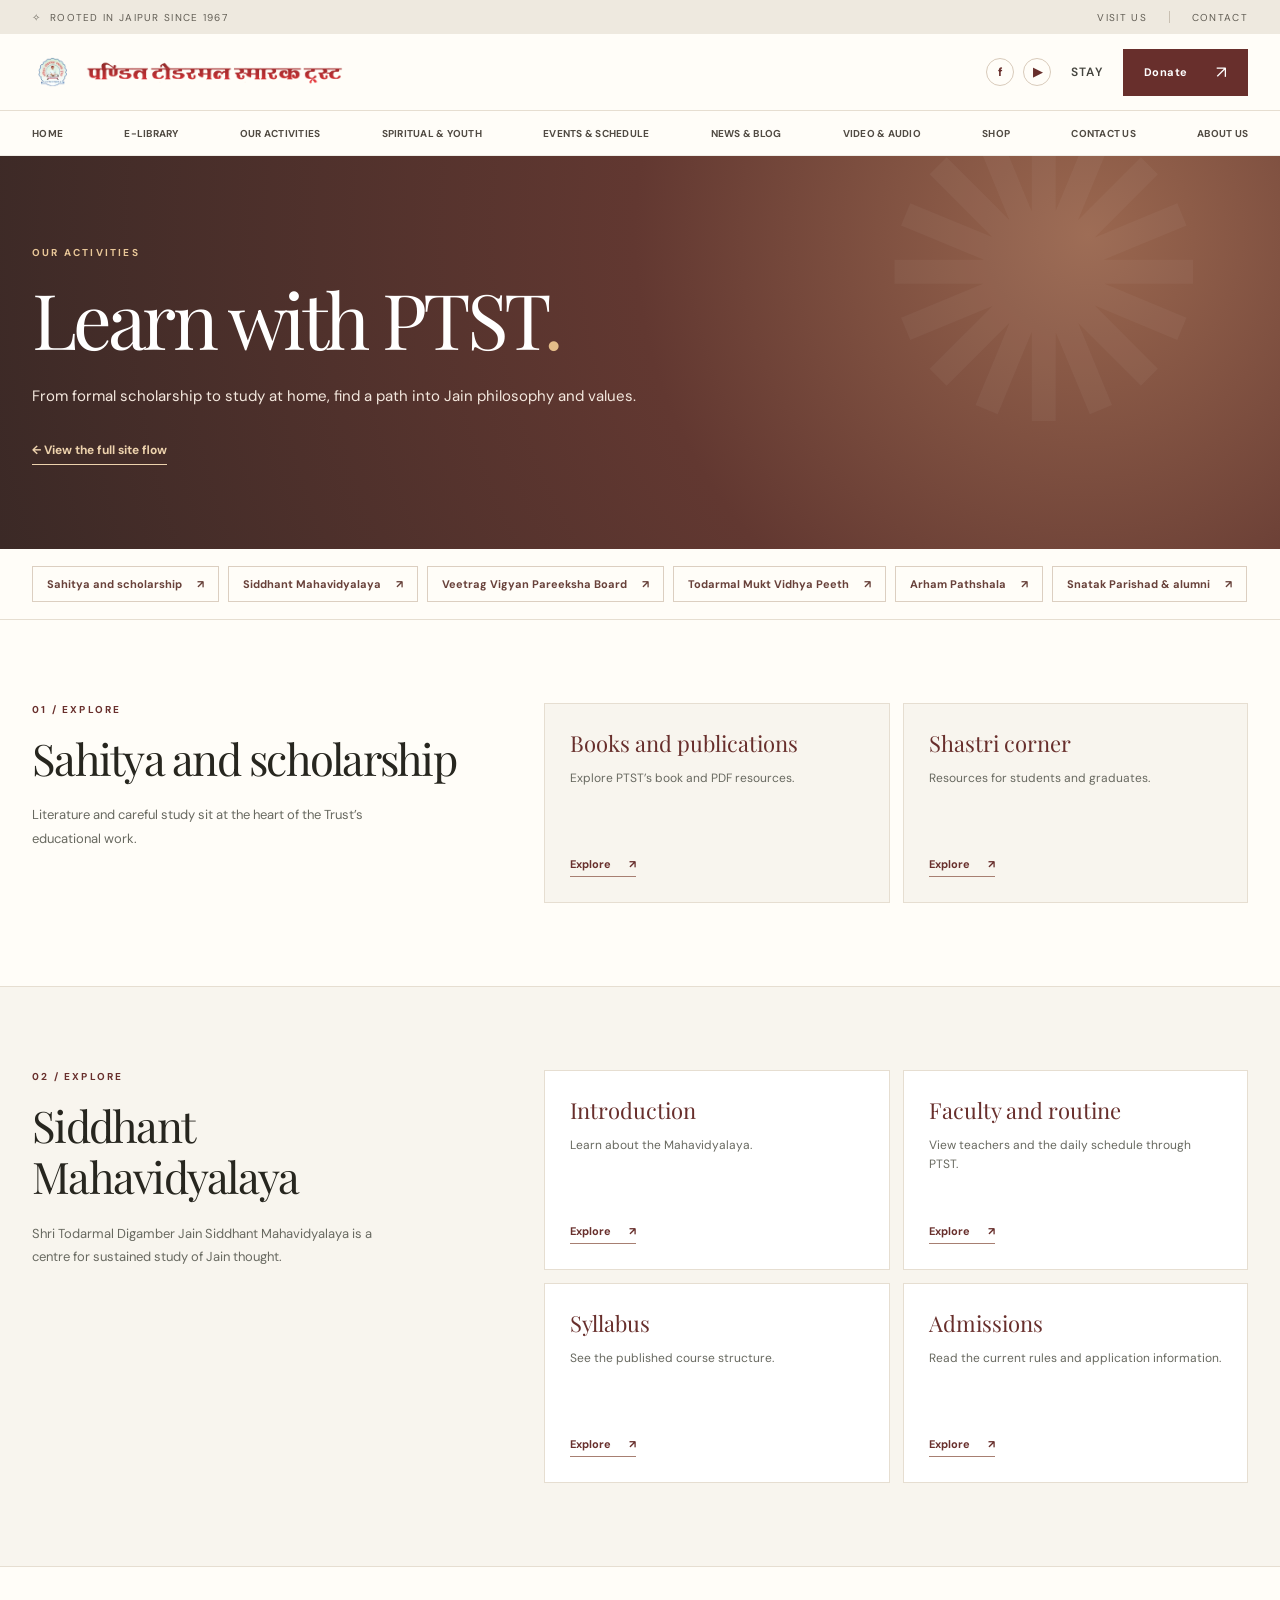
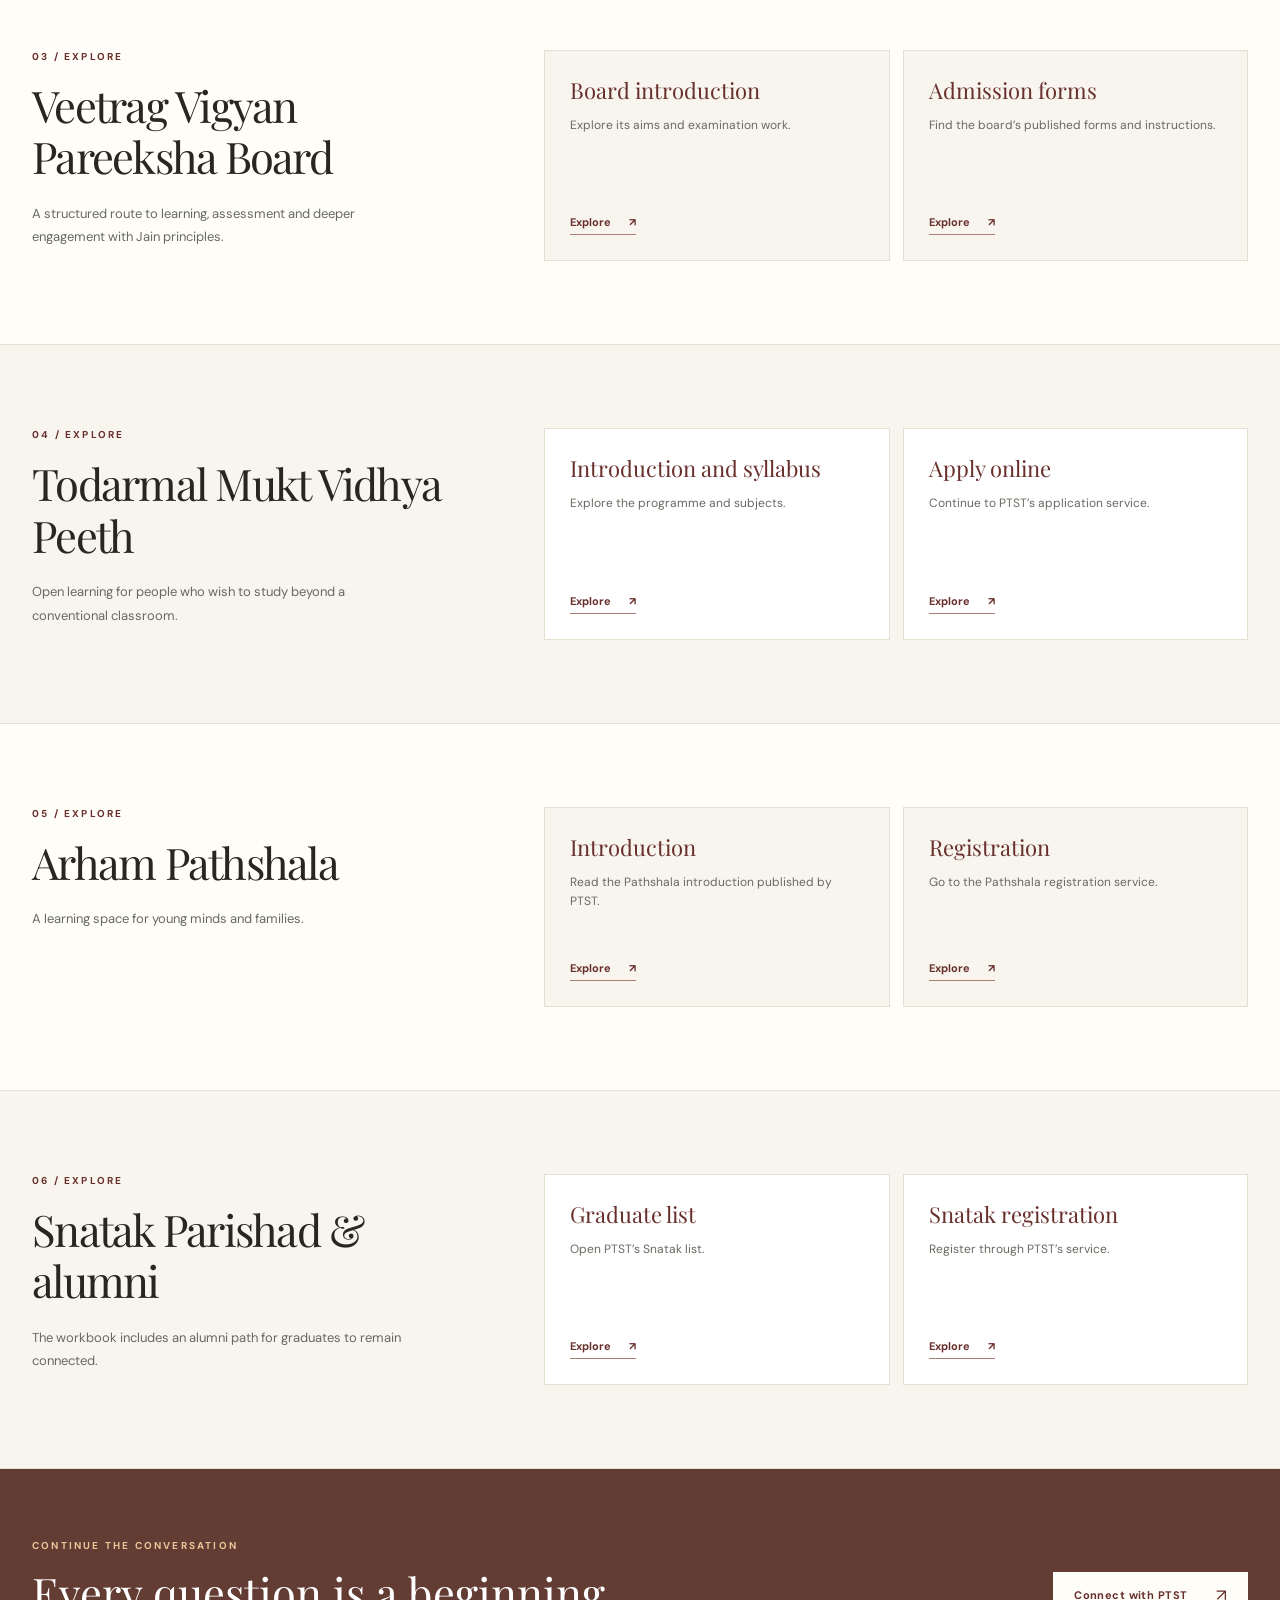
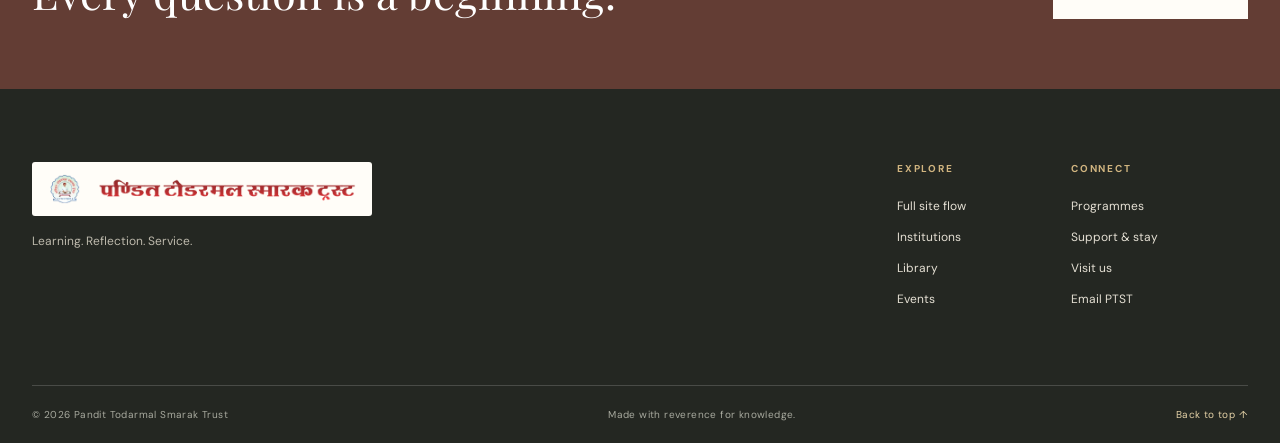
<file: learning.html>
<!doctype html><html lang="en"><head><meta charset="utf-8"><meta name="viewport" content="width=device-width,initial-scale=1"><meta name="theme-color" content="#f8f4ec"><meta name="description" content="From formal scholarship to study at home, find a path into Jain philosophy and values."><title>Learn with PTST | Pandit Todarmal Smarak Trust</title><link rel="preconnect" href="https://fonts.googleapis.com"><link rel="preconnect" href="https://fonts.gstatic.com" crossorigin><link href="https://fonts.googleapis.com/css2?family=DM+Sans:wght@400;500;600;700&family=Playfair+Display:wght@400;500;600&display=swap" rel="stylesheet"><link rel="stylesheet" href="styles.css"><link rel="stylesheet" href="flow.css"><script src="script.js" defer></script></head><body><a class="skip-link" href="#main">Skip to content</a><div class="utility-bar"><div class="container utility-inner"><span>✧ &nbsp;Rooted in Jaipur since 1967</span><div><a href="contact.html#visit">Visit us</a><span class="utility-separator"></span><a href="contact.html">Contact</a></div></div></div><header class="site-header" id="top"><div class="container header-inner"><a class="brand" href="index.html" aria-label="Pandit Todarmal Smarak Trust, home"><img src="logo.webp" alt="Pandit Todarmal Smarak Trust" width="699" height="69"></a><div class="header-actions"><div class="social-links" aria-label="PTST social media"><a href="https://www.facebook.com/ptst.jaipur/" target="_blank" rel="noopener noreferrer" aria-label="PTST on Facebook">f</a><a href="https://www.youtube.com/user/todarmalsmaraktrust" target="_blank" rel="noopener noreferrer" aria-label="PTST on YouTube">▶</a></div><a class="text-action stay-action" href="support.html#stay">Stay</a><a class="button button-dark header-cta" href="support.html#donate">Donate <span aria-hidden="true">↗</span></a><button class="menu-toggle" type="button" aria-label="Open menu" aria-expanded="false" aria-controls="mobile-menu"><span></span><span></span><span></span></button></div></div><nav class="desktop-nav site-nav" aria-label="Main navigation"><div class="container"><a href="index.html">Home</a><a href="library.html">E-Library</a><a href="learning.html">Our Activities</a><a href="programmes.html">Spiritual & Youth</a><a href="events.html">Events & Schedule</a><a href="journal.html">News & Blog</a><a href="media.html">Video & Audio</a><a href="shop.html">Shop</a><a href="contact.html">Contact Us</a><a href="about.html">About Us</a></div></nav><nav class="mobile-nav" id="mobile-menu" aria-label="Mobile navigation" hidden><a href="index.html">Home</a><a href="library.html">E-Library</a><a href="learning.html">Our Activities</a><a href="programmes.html">Spiritual & Youth</a><a href="events.html">Events & Schedule</a><a href="journal.html">News & Blog</a><a href="media.html">Video & Audio</a><a href="shop.html">Shop</a><a href="contact.html">Contact Us</a><a href="about.html">About Us</a><a href="spaces.html">Smarak Bhawan</a><a href="support.html#stay">Stay</a><a href="support.html#donate">Donate</a></nav></header><main id="main"><section class="page-hero"><div class="container"><p class="eyebrow light">Our activities</p><h1>Learn with PTST<em>.</em></h1><p>From formal scholarship to study at home, find a path into Jain philosophy and values.</p><a href="flow.html" class="page-back">← View the full site flow</a></div></section><nav class="page-toc" aria-label="On this page"><div class="container"><a href="#sahitya">Sahitya and scholarship <span>↗</span></a><a href="#mahavidyalaya">Siddhant Mahavidyalaya <span>↗</span></a><a href="#pareeksha">Veetrag Vigyan Pareeksha Board <span>↗</span></a><a href="#mukt">Todarmal Mukt Vidhya Peeth <span>↗</span></a><a href="#arham">Arham Pathshala <span>↗</span></a><a href="#alumni">Snatak Parishad &amp; alumni <span>↗</span></a></div></nav><section class="detail-section" id="sahitya"><div class="container detail-layout"><div class="detail-lead"><p class="eyebrow">01 / Explore</p><h2>Sahitya and scholarship</h2><p>Literature and careful study sit at the heart of the Trust’s educational work.</p></div><div class="resource-grid"><article class="resource-card"><h3>Books and publications</h3><p>Explore PTST’s book and PDF resources.</p><a class="" href="library.html#books">Explore <span aria-hidden="true">↗</span></a></article><article class="resource-card"><h3>Shastri corner</h3><p>Resources for students and graduates.</p><a class="" href="https://www.ptst.in/shastri-corner.php" target="_blank" rel="noopener noreferrer">Explore <span aria-hidden="true">↗</span></a></article></div></div></section><section class="detail-section" id="mahavidyalaya"><div class="container detail-layout"><div class="detail-lead"><p class="eyebrow">02 / Explore</p><h2>Siddhant Mahavidyalaya</h2><p>Shri Todarmal Digamber Jain Siddhant Mahavidyalaya is a centre for sustained study of Jain thought.</p></div><div class="resource-grid"><article class="resource-card"><h3>Introduction</h3><p>Learn about the Mahavidyalaya.</p><a class="" href="https://www.ptst.in/sidhant-mahavidyalaya-introduction.php" target="_blank" rel="noopener noreferrer">Explore <span aria-hidden="true">↗</span></a></article><article class="resource-card"><h3>Faculty and routine</h3><p>View teachers and the daily schedule through PTST.</p><a class="" href="https://www.ptst.in/sidhant-mahavidyalaya-teachers.php" target="_blank" rel="noopener noreferrer">Explore <span aria-hidden="true">↗</span></a></article><article class="resource-card"><h3>Syllabus</h3><p>See the published course structure.</p><a class="" href="https://www.ptst.in/sidhant-mahavidyalaya-syllabus.php" target="_blank" rel="noopener noreferrer">Explore <span aria-hidden="true">↗</span></a></article><article class="resource-card"><h3>Admissions</h3><p>Read the current rules and application information.</p><a class="" href="https://www.ptst.in/sidhant-mahavidyalaya-admission-form.php" target="_blank" rel="noopener noreferrer">Explore <span aria-hidden="true">↗</span></a></article></div></div></section><section class="detail-section" id="pareeksha"><div class="container detail-layout"><div class="detail-lead"><p class="eyebrow">03 / Explore</p><h2>Veetrag Vigyan Pareeksha Board</h2><p>A structured route to learning, assessment and deeper engagement with Jain principles.</p></div><div class="resource-grid"><article class="resource-card"><h3>Board introduction</h3><p>Explore its aims and examination work.</p><a class="" href="https://www.ptst.in/pareeksha-board-introduction.php" target="_blank" rel="noopener noreferrer">Explore <span aria-hidden="true">↗</span></a></article><article class="resource-card"><h3>Admission forms</h3><p>Find the board’s published forms and instructions.</p><a class="" href="https://www.ptst.in/pareeksha-board-admission-forms.php" target="_blank" rel="noopener noreferrer">Explore <span aria-hidden="true">↗</span></a></article></div></div></section><section class="detail-section" id="mukt"><div class="container detail-layout"><div class="detail-lead"><p class="eyebrow">04 / Explore</p><h2>Todarmal Mukt Vidhya Peeth</h2><p>Open learning for people who wish to study beyond a conventional classroom.</p></div><div class="resource-grid"><article class="resource-card"><h3>Introduction and syllabus</h3><p>Explore the programme and subjects.</p><a class="" href="https://www.ptst.in/mukt-vidyapeeth-introduction.php" target="_blank" rel="noopener noreferrer">Explore <span aria-hidden="true">↗</span></a></article><article class="resource-card"><h3>Apply online</h3><p>Continue to PTST’s application service.</p><a class="" href="https://www.ptst.in/ptst-admin/registration_mukt.php" target="_blank" rel="noopener noreferrer">Explore <span aria-hidden="true">↗</span></a></article></div></div></section><section class="detail-section" id="arham"><div class="container detail-layout"><div class="detail-lead"><p class="eyebrow">05 / Explore</p><h2>Arham Pathshala</h2><p>A learning space for young minds and families.</p></div><div class="resource-grid"><article class="resource-card"><h3>Introduction</h3><p>Read the Pathshala introduction published by PTST.</p><a class="" href="https://ptst.in/images/arham_intro.pdf" target="_blank" rel="noopener noreferrer">Explore <span aria-hidden="true">↗</span></a></article><article class="resource-card"><h3>Registration</h3><p>Go to the Pathshala registration service.</p><a class="" href="https://arham.ptst.live/" target="_blank" rel="noopener noreferrer">Explore <span aria-hidden="true">↗</span></a></article></div></div></section><section class="detail-section" id="alumni"><div class="container detail-layout"><div class="detail-lead"><p class="eyebrow">06 / Explore</p><h2>Snatak Parishad &amp; alumni</h2><p>The workbook includes an alumni path for graduates to remain connected.</p></div><div class="resource-grid"><article class="resource-card"><h3>Graduate list</h3><p>Open PTST’s Snatak list.</p><a class="" href="https://www.ptst.in/ptst-admin/snatak_list.php" target="_blank" rel="noopener noreferrer">Explore <span aria-hidden="true">↗</span></a></article><article class="resource-card"><h3>Snatak registration</h3><p>Register through PTST’s service.</p><a class="" href="https://www.ptst.in/ptst-admin/registration_snatak.php" target="_blank" rel="noopener noreferrer">Explore <span aria-hidden="true">↗</span></a></article></div></div></section><section class="detail-cta"><div class="container"><div><p class="eyebrow light">Continue the conversation</p><h2>Every question is a beginning.</h2></div><a class="button button-cream" href="contact.html">Connect with PTST <span aria-hidden="true">↗</span></a></div></section></main><footer id="contact"><div class="container footer-main"><div class="footer-brand"><img src="logo.webp" alt="Pandit Todarmal Smarak Trust" width="699" height="69"><p>Learning. Reflection. Service.</p></div><div class="footer-links"><div><strong>Explore</strong><a href="flow.html">Full site flow</a><a href="learning.html">Institutions</a><a href="library.html">Library</a><a href="events.html">Events</a></div><div><strong>Connect</strong><a href="programmes.html">Programmes</a><a href="support.html">Support & stay</a><a href="contact.html">Visit us</a><a href="mailto:ptstjaipur@yahoo.com">Email PTST</a></div></div></div><div class="container footer-bottom"><span>© <span id="year">2026</span> Pandit Todarmal Smarak Trust</span><span>Made with reverence for knowledge.</span><a href="#top">Back to top ↑</a></div></footer></body></html>
</file>
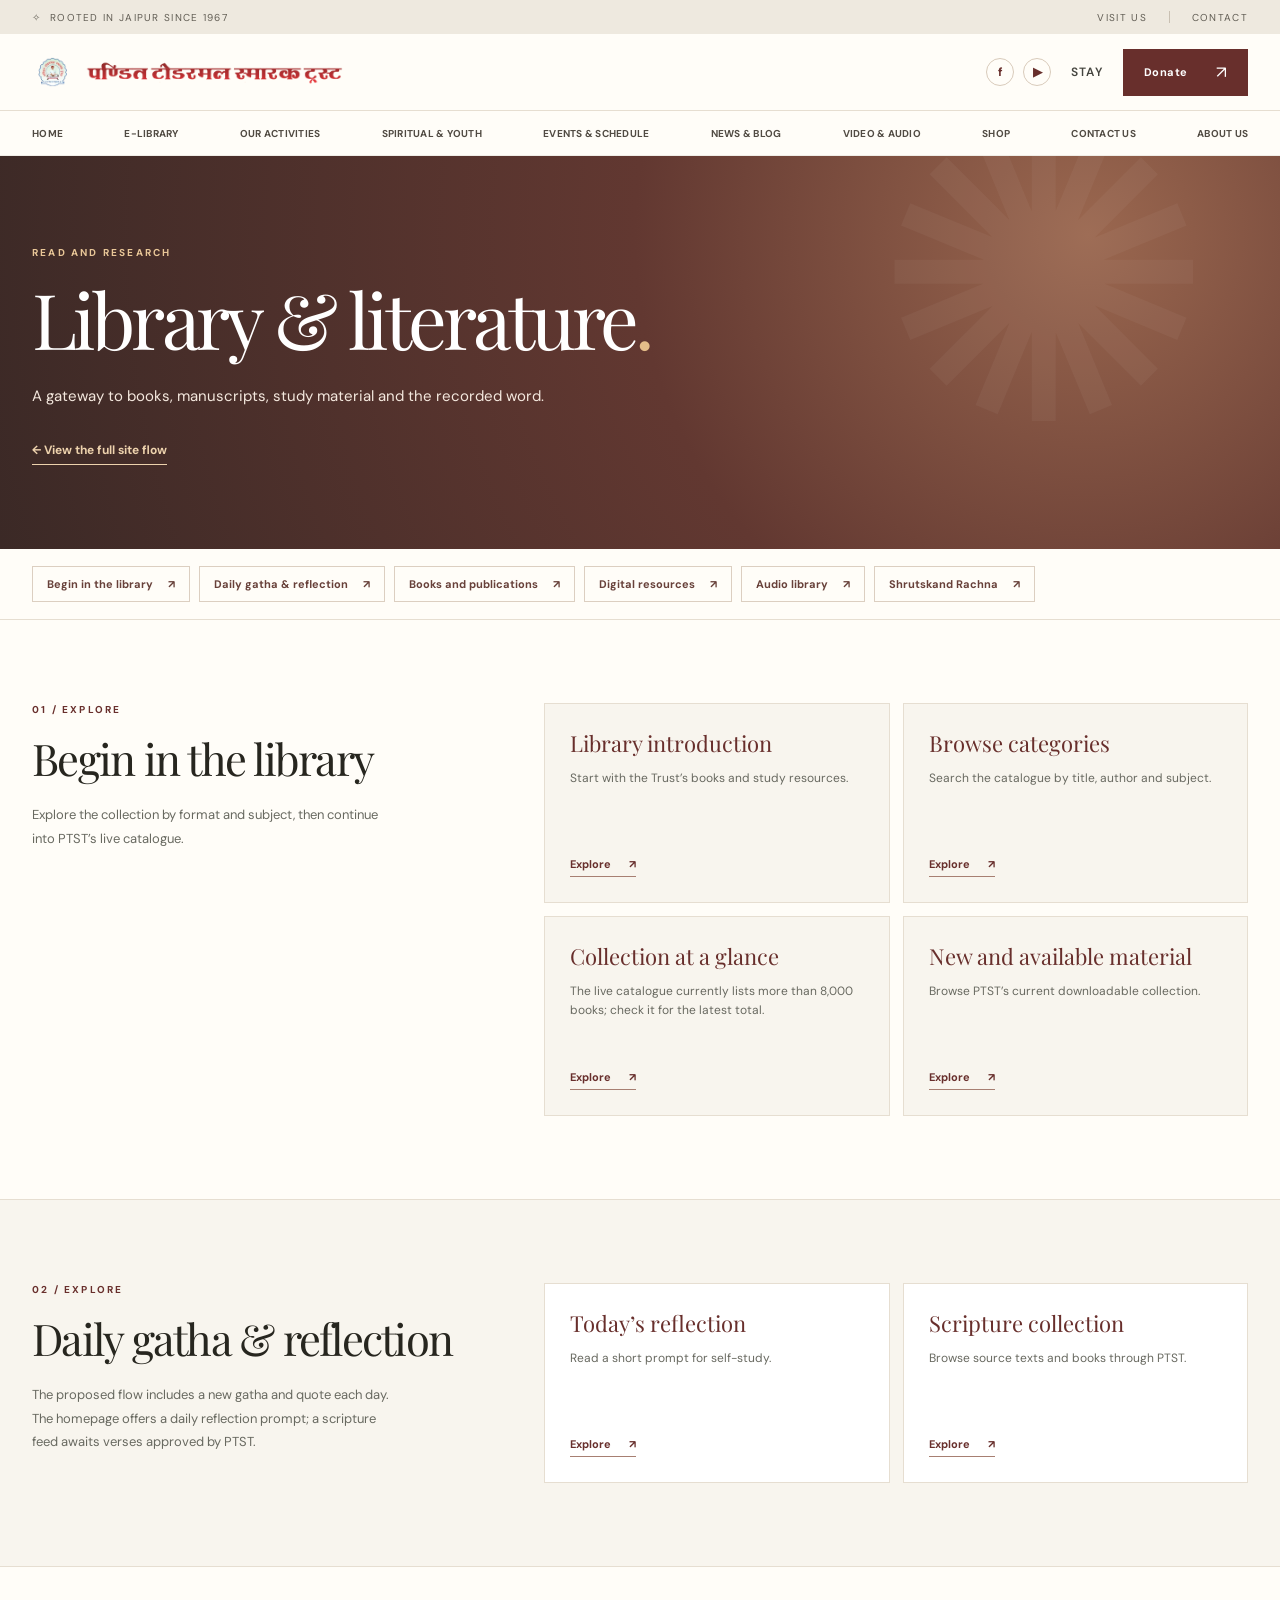
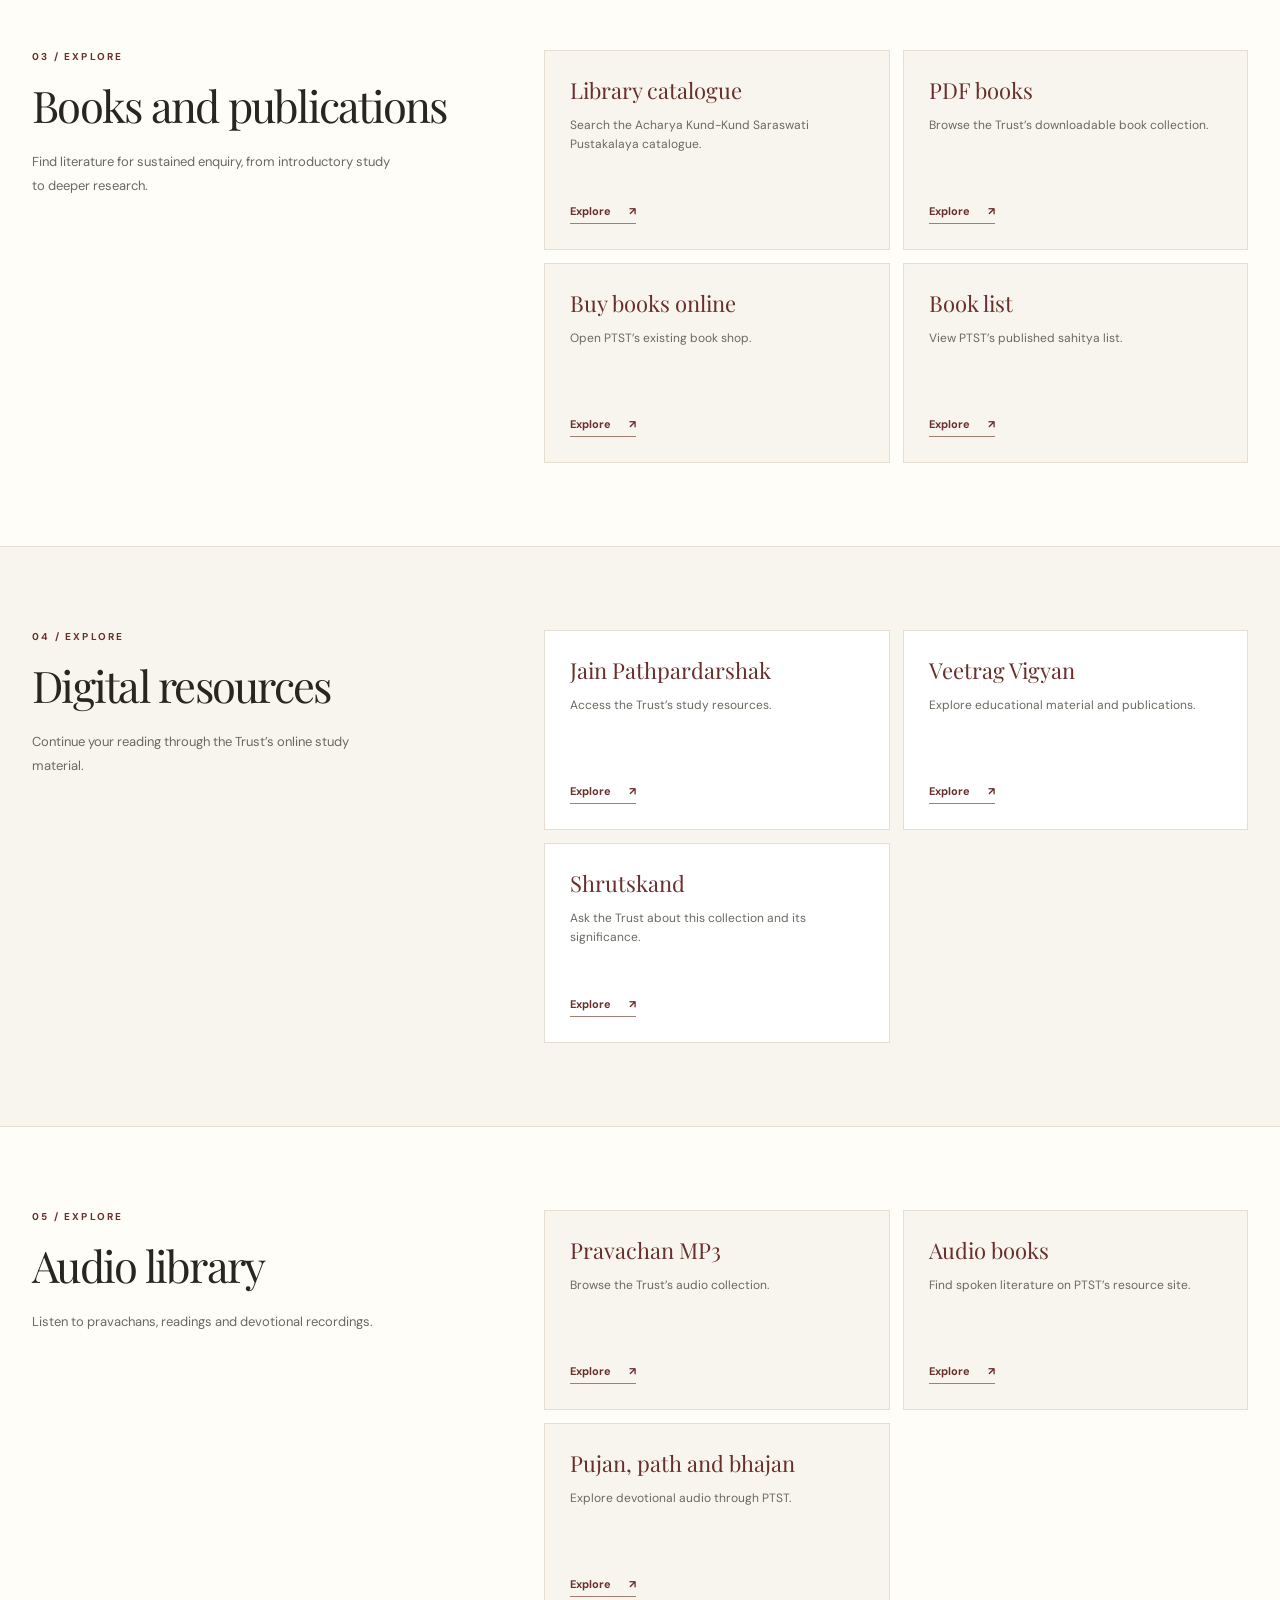
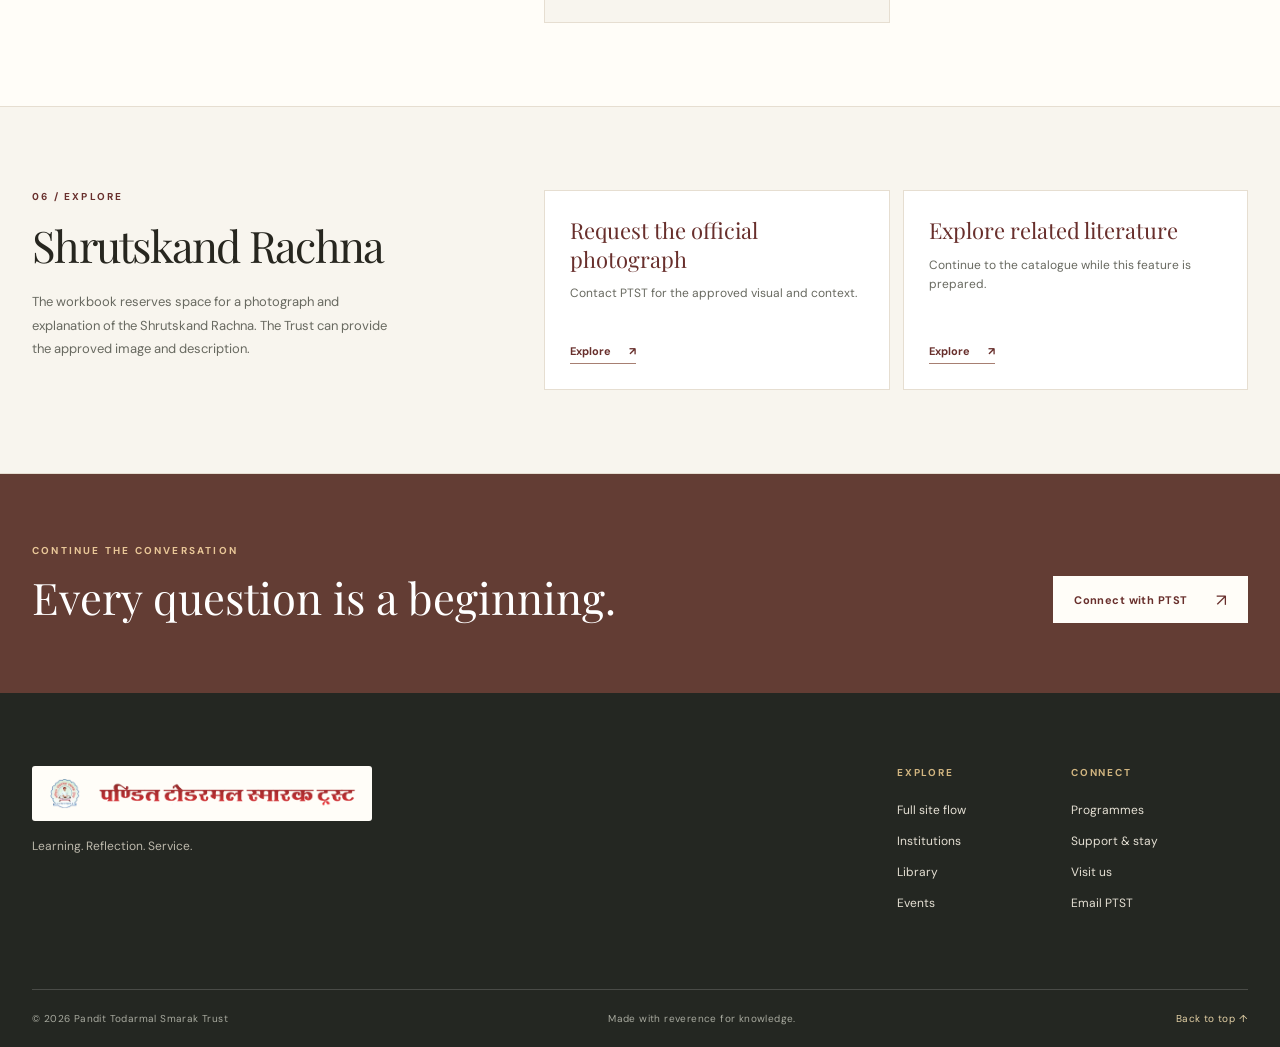
<file: library.html>
<!doctype html><html lang="en"><head><meta charset="utf-8"><meta name="viewport" content="width=device-width,initial-scale=1"><meta name="theme-color" content="#f8f4ec"><meta name="description" content="A gateway to books, manuscripts, study material and the recorded word."><title>Library &amp; literature | Pandit Todarmal Smarak Trust</title><link rel="preconnect" href="https://fonts.googleapis.com"><link rel="preconnect" href="https://fonts.gstatic.com" crossorigin><link href="https://fonts.googleapis.com/css2?family=DM+Sans:wght@400;500;600;700&family=Playfair+Display:wght@400;500;600&display=swap" rel="stylesheet"><link rel="stylesheet" href="styles.css"><link rel="stylesheet" href="flow.css"><script src="script.js" defer></script></head><body><a class="skip-link" href="#main">Skip to content</a><div class="utility-bar"><div class="container utility-inner"><span>✧ &nbsp;Rooted in Jaipur since 1967</span><div><a href="contact.html#visit">Visit us</a><span class="utility-separator"></span><a href="contact.html">Contact</a></div></div></div><header class="site-header" id="top"><div class="container header-inner"><a class="brand" href="index.html" aria-label="Pandit Todarmal Smarak Trust, home"><img src="logo.webp" alt="Pandit Todarmal Smarak Trust" width="699" height="69"></a><div class="header-actions"><div class="social-links" aria-label="PTST social media"><a href="https://www.facebook.com/ptst.jaipur/" target="_blank" rel="noopener noreferrer" aria-label="PTST on Facebook">f</a><a href="https://www.youtube.com/user/todarmalsmaraktrust" target="_blank" rel="noopener noreferrer" aria-label="PTST on YouTube">▶</a></div><a class="text-action stay-action" href="support.html#stay">Stay</a><a class="button button-dark header-cta" href="support.html#donate">Donate <span aria-hidden="true">↗</span></a><button class="menu-toggle" type="button" aria-label="Open menu" aria-expanded="false" aria-controls="mobile-menu"><span></span><span></span><span></span></button></div></div><nav class="desktop-nav site-nav" aria-label="Main navigation"><div class="container"><a href="index.html">Home</a><a href="library.html">E-Library</a><a href="learning.html">Our Activities</a><a href="programmes.html">Spiritual & Youth</a><a href="events.html">Events & Schedule</a><a href="journal.html">News & Blog</a><a href="media.html">Video & Audio</a><a href="shop.html">Shop</a><a href="contact.html">Contact Us</a><a href="about.html">About Us</a></div></nav><nav class="mobile-nav" id="mobile-menu" aria-label="Mobile navigation" hidden><a href="index.html">Home</a><a href="library.html">E-Library</a><a href="learning.html">Our Activities</a><a href="programmes.html">Spiritual & Youth</a><a href="events.html">Events & Schedule</a><a href="journal.html">News & Blog</a><a href="media.html">Video & Audio</a><a href="shop.html">Shop</a><a href="contact.html">Contact Us</a><a href="about.html">About Us</a><a href="spaces.html">Smarak Bhawan</a><a href="support.html#stay">Stay</a><a href="support.html#donate">Donate</a></nav></header><main id="main"><section class="page-hero"><div class="container"><p class="eyebrow light">Read and research</p><h1>Library &amp; literature<em>.</em></h1><p>A gateway to books, manuscripts, study material and the recorded word.</p><a href="flow.html" class="page-back">← View the full site flow</a></div></section><nav class="page-toc" aria-label="On this page"><div class="container"><a href="#start">Begin in the library <span>↗</span></a><a href="#daily">Daily gatha &amp; reflection <span>↗</span></a><a href="#books">Books and publications <span>↗</span></a><a href="#digital">Digital resources <span>↗</span></a><a href="#audio">Audio library <span>↗</span></a><a href="#shrutskand">Shrutskand Rachna <span>↗</span></a></div></nav><section class="detail-section" id="start"><div class="container detail-layout"><div class="detail-lead"><p class="eyebrow">01 / Explore</p><h2>Begin in the library</h2><p>Explore the collection by format and subject, then continue into PTST’s live catalogue.</p></div><div class="resource-grid"><article class="resource-card"><h3>Library introduction</h3><p>Start with the Trust’s books and study resources.</p><a class="" href="https://library.ptst.live/" target="_blank" rel="noopener noreferrer">Explore <span aria-hidden="true">↗</span></a></article><article class="resource-card"><h3>Browse categories</h3><p>Search the catalogue by title, author and subject.</p><a class="" href="https://library.ptst.live/" target="_blank" rel="noopener noreferrer">Explore <span aria-hidden="true">↗</span></a></article><article class="resource-card"><h3>Collection at a glance</h3><p>The live catalogue currently lists more than 8,000 books; check it for the latest total.</p><a class="" href="https://library.ptst.live/" target="_blank" rel="noopener noreferrer">Explore <span aria-hidden="true">↗</span></a></article><article class="resource-card"><h3>New and available material</h3><p>Browse PTST’s current downloadable collection.</p><a class="" href="https://www.ptst.in/pdf/suchipatra_pdf_books.php" target="_blank" rel="noopener noreferrer">Explore <span aria-hidden="true">↗</span></a></article></div></div></section><section class="detail-section" id="daily"><div class="container detail-layout"><div class="detail-lead"><p class="eyebrow">02 / Explore</p><h2>Daily gatha &amp; reflection</h2><p>The proposed flow includes a new gatha and quote each day. The homepage offers a daily reflection prompt; a scripture feed awaits verses approved by PTST.</p></div><div class="resource-grid"><article class="resource-card"><h3>Today’s reflection</h3><p>Read a short prompt for self-study.</p><a class="" href="index.html#daily-reflection">Explore <span aria-hidden="true">↗</span></a></article><article class="resource-card"><h3>Scripture collection</h3><p>Browse source texts and books through PTST.</p><a class="" href="https://www.ptst.in/pdf/suchipatra_pdf_books.php" target="_blank" rel="noopener noreferrer">Explore <span aria-hidden="true">↗</span></a></article></div></div></section><section class="detail-section" id="books"><div class="container detail-layout"><div class="detail-lead"><p class="eyebrow">03 / Explore</p><h2>Books and publications</h2><p>Find literature for sustained enquiry, from introductory study to deeper research.</p></div><div class="resource-grid"><article class="resource-card"><h3>Library catalogue</h3><p>Search the Acharya Kund-Kund Saraswati Pustakalaya catalogue.</p><a class="" href="https://library.ptst.live/" target="_blank" rel="noopener noreferrer">Explore <span aria-hidden="true">↗</span></a></article><article class="resource-card"><h3>PDF books</h3><p>Browse the Trust’s downloadable book collection.</p><a class="" href="https://www.ptst.in/pdf/suchipatra_pdf_books.php" target="_blank" rel="noopener noreferrer">Explore <span aria-hidden="true">↗</span></a></article><article class="resource-card"><h3>Buy books online</h3><p>Open PTST’s existing book shop.</p><a class="" href="https://www.ptst.in/ptst/books/index.php" target="_blank" rel="noopener noreferrer">Explore <span aria-hidden="true">↗</span></a></article><article class="resource-card"><h3>Book list</h3><p>View PTST’s published sahitya list.</p><a class="" href="https://www.ptst.in/pdf/suchipatra_pdf_books.php" target="_blank" rel="noopener noreferrer">Explore <span aria-hidden="true">↗</span></a></article></div></div></section><section class="detail-section" id="digital"><div class="container detail-layout"><div class="detail-lead"><p class="eyebrow">04 / Explore</p><h2>Digital resources</h2><p>Continue your reading through the Trust’s online study material.</p></div><div class="resource-grid"><article class="resource-card"><h3>Jain Pathpardarshak</h3><p>Access the Trust’s study resources.</p><a class="" href="https://www.ptst.in/pdf/jain_pathpardarshak.php" target="_blank" rel="noopener noreferrer">Explore <span aria-hidden="true">↗</span></a></article><article class="resource-card"><h3>Veetrag Vigyan</h3><p>Explore educational material and publications.</p><a class="" href="https://www.ptst.in/pdf/vitrag_vigyan.php" target="_blank" rel="noopener noreferrer">Explore <span aria-hidden="true">↗</span></a></article><article class="resource-card"><h3>Shrutskand</h3><p>Ask the Trust about this collection and its significance.</p><a class="" href="mailto:ptstjaipur@yahoo.com">Explore <span aria-hidden="true">↗</span></a></article></div></div></section><section class="detail-section" id="audio"><div class="container detail-layout"><div class="detail-lead"><p class="eyebrow">05 / Explore</p><h2>Audio library</h2><p>Listen to pravachans, readings and devotional recordings.</p></div><div class="resource-grid"><article class="resource-card"><h3>Pravachan MP3</h3><p>Browse the Trust’s audio collection.</p><a class="" href="https://www.ptst.in/mp3/mp3_all.php" target="_blank" rel="noopener noreferrer">Explore <span aria-hidden="true">↗</span></a></article><article class="resource-card"><h3>Audio books</h3><p>Find spoken literature on PTST’s resource site.</p><a class="" href="https://www.ptst.in/mp3/audio_book.php" target="_blank" rel="noopener noreferrer">Explore <span aria-hidden="true">↗</span></a></article><article class="resource-card"><h3>Pujan, path and bhajan</h3><p>Explore devotional audio through PTST.</p><a class="" href="https://www.ptst.in/" target="_blank" rel="noopener noreferrer">Explore <span aria-hidden="true">↗</span></a></article></div></div></section><section class="detail-section" id="shrutskand"><div class="container detail-layout"><div class="detail-lead"><p class="eyebrow">06 / Explore</p><h2>Shrutskand Rachna</h2><p>The workbook reserves space for a photograph and explanation of the Shrutskand Rachna. The Trust can provide the approved image and description.</p></div><div class="resource-grid"><article class="resource-card"><h3>Request the official photograph</h3><p>Contact PTST for the approved visual and context.</p><a class="" href="mailto:ptstjaipur@yahoo.com">Explore <span aria-hidden="true">↗</span></a></article><article class="resource-card"><h3>Explore related literature</h3><p>Continue to the catalogue while this feature is prepared.</p><a class="" href="https://library.ptst.live/" target="_blank" rel="noopener noreferrer">Explore <span aria-hidden="true">↗</span></a></article></div></div></section><section class="detail-cta"><div class="container"><div><p class="eyebrow light">Continue the conversation</p><h2>Every question is a beginning.</h2></div><a class="button button-cream" href="contact.html">Connect with PTST <span aria-hidden="true">↗</span></a></div></section></main><footer id="contact"><div class="container footer-main"><div class="footer-brand"><img src="logo.webp" alt="Pandit Todarmal Smarak Trust" width="699" height="69"><p>Learning. Reflection. Service.</p></div><div class="footer-links"><div><strong>Explore</strong><a href="flow.html">Full site flow</a><a href="learning.html">Institutions</a><a href="library.html">Library</a><a href="events.html">Events</a></div><div><strong>Connect</strong><a href="programmes.html">Programmes</a><a href="support.html">Support & stay</a><a href="contact.html">Visit us</a><a href="mailto:ptstjaipur@yahoo.com">Email PTST</a></div></div></div><div class="container footer-bottom"><span>© <span id="year">2026</span> Pandit Todarmal Smarak Trust</span><span>Made with reverence for knowledge.</span><a href="#top">Back to top ↑</a></div></footer></body></html>
</file>
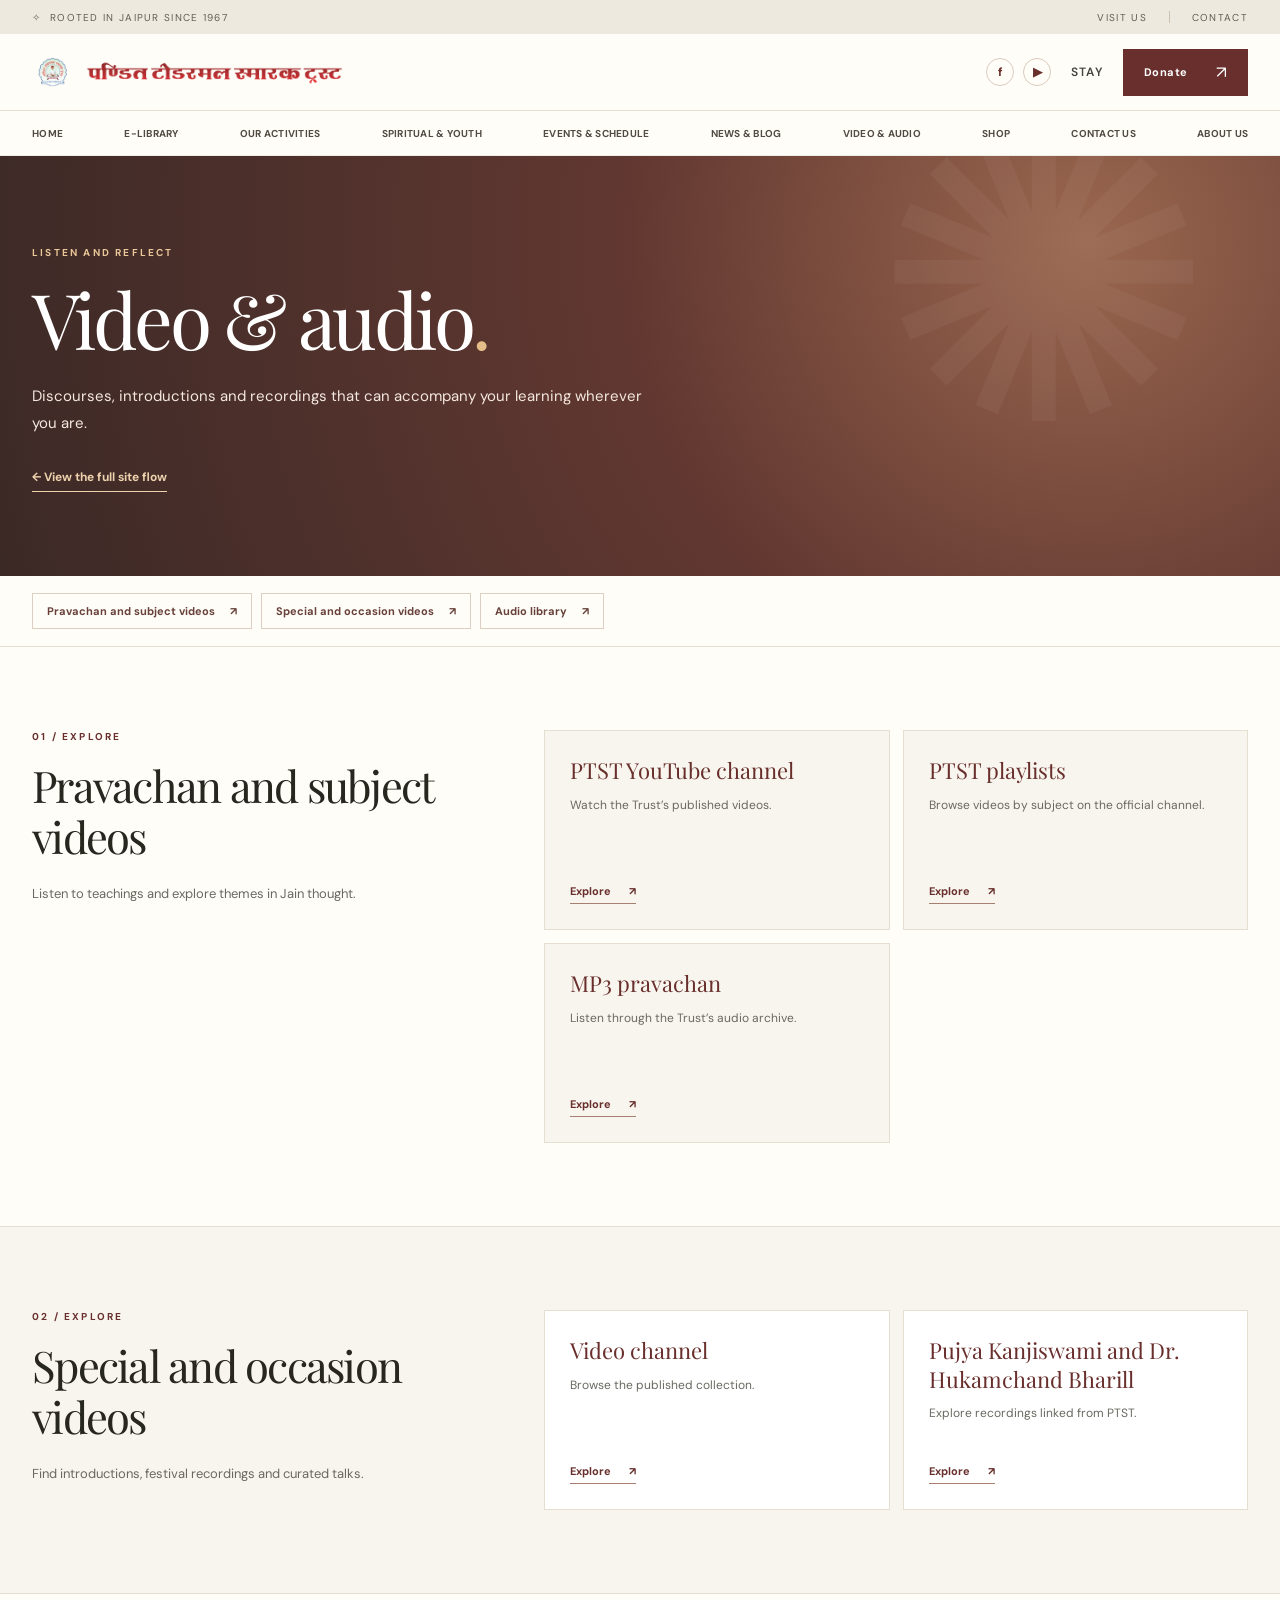
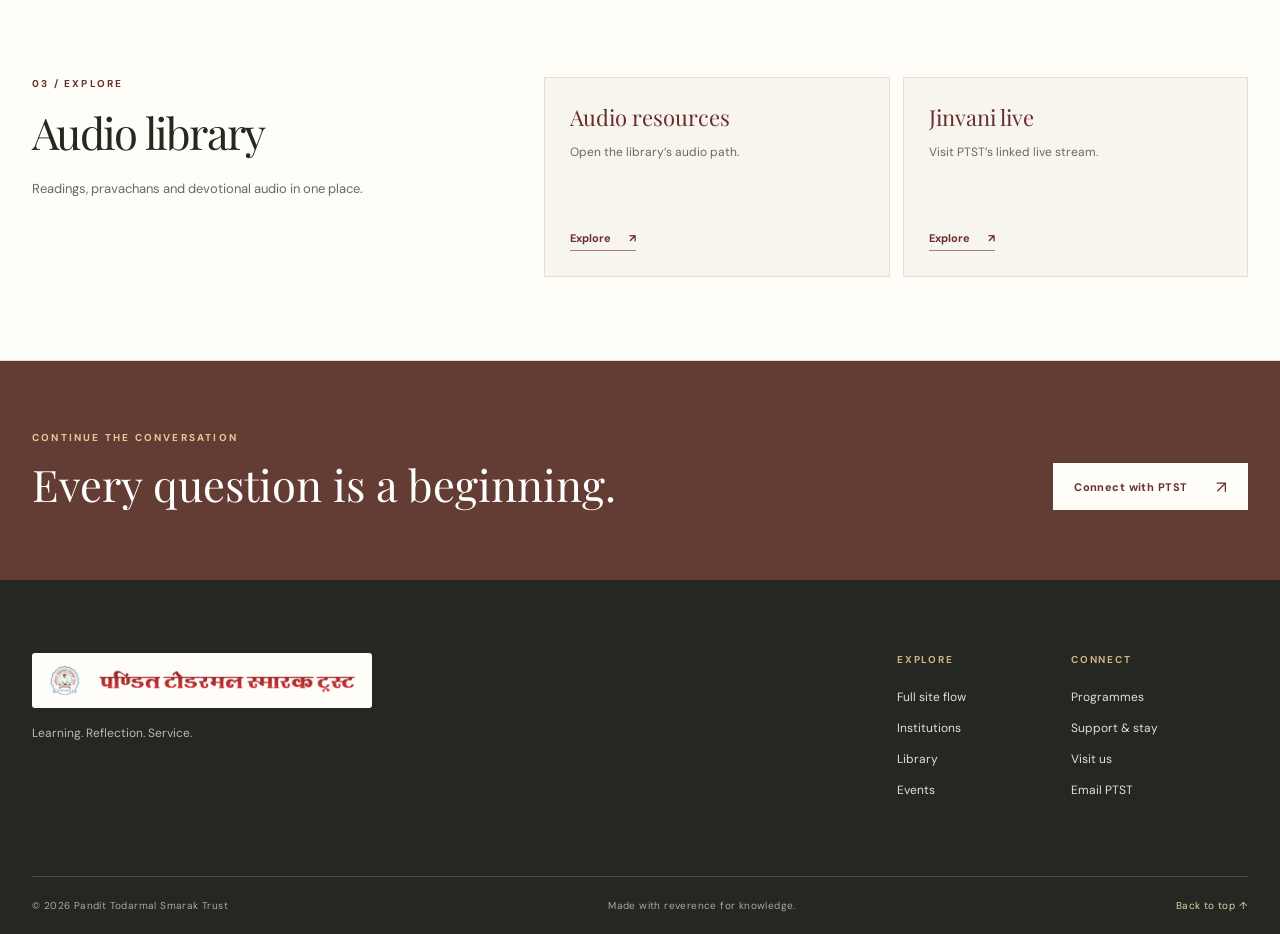
<file: media.html>
<!doctype html><html lang="en"><head><meta charset="utf-8"><meta name="viewport" content="width=device-width,initial-scale=1"><meta name="theme-color" content="#f8f4ec"><meta name="description" content="Discourses, introductions and recordings that can accompany your learning wherever you are."><title>Video &amp; audio | Pandit Todarmal Smarak Trust</title><link rel="preconnect" href="https://fonts.googleapis.com"><link rel="preconnect" href="https://fonts.gstatic.com" crossorigin><link href="https://fonts.googleapis.com/css2?family=DM+Sans:wght@400;500;600;700&family=Playfair+Display:wght@400;500;600&display=swap" rel="stylesheet"><link rel="stylesheet" href="styles.css"><link rel="stylesheet" href="flow.css"><script src="script.js" defer></script></head><body><a class="skip-link" href="#main">Skip to content</a><div class="utility-bar"><div class="container utility-inner"><span>✧ &nbsp;Rooted in Jaipur since 1967</span><div><a href="contact.html#visit">Visit us</a><span class="utility-separator"></span><a href="contact.html">Contact</a></div></div></div><header class="site-header" id="top"><div class="container header-inner"><a class="brand" href="index.html" aria-label="Pandit Todarmal Smarak Trust, home"><img src="logo.webp" alt="Pandit Todarmal Smarak Trust" width="699" height="69"></a><div class="header-actions"><div class="social-links" aria-label="PTST social media"><a href="https://www.facebook.com/ptst.jaipur/" target="_blank" rel="noopener noreferrer" aria-label="PTST on Facebook">f</a><a href="https://www.youtube.com/user/todarmalsmaraktrust" target="_blank" rel="noopener noreferrer" aria-label="PTST on YouTube">▶</a></div><a class="text-action stay-action" href="support.html#stay">Stay</a><a class="button button-dark header-cta" href="support.html#donate">Donate <span aria-hidden="true">↗</span></a><button class="menu-toggle" type="button" aria-label="Open menu" aria-expanded="false" aria-controls="mobile-menu"><span></span><span></span><span></span></button></div></div><nav class="desktop-nav site-nav" aria-label="Main navigation"><div class="container"><a href="index.html">Home</a><a href="library.html">E-Library</a><a href="learning.html">Our Activities</a><a href="programmes.html">Spiritual & Youth</a><a href="events.html">Events & Schedule</a><a href="journal.html">News & Blog</a><a href="media.html">Video & Audio</a><a href="shop.html">Shop</a><a href="contact.html">Contact Us</a><a href="about.html">About Us</a></div></nav><nav class="mobile-nav" id="mobile-menu" aria-label="Mobile navigation" hidden><a href="index.html">Home</a><a href="library.html">E-Library</a><a href="learning.html">Our Activities</a><a href="programmes.html">Spiritual & Youth</a><a href="events.html">Events & Schedule</a><a href="journal.html">News & Blog</a><a href="media.html">Video & Audio</a><a href="shop.html">Shop</a><a href="contact.html">Contact Us</a><a href="about.html">About Us</a><a href="spaces.html">Smarak Bhawan</a><a href="support.html#stay">Stay</a><a href="support.html#donate">Donate</a></nav></header><main id="main"><section class="page-hero"><div class="container"><p class="eyebrow light">Listen and reflect</p><h1>Video &amp; audio<em>.</em></h1><p>Discourses, introductions and recordings that can accompany your learning wherever you are.</p><a href="flow.html" class="page-back">← View the full site flow</a></div></section><nav class="page-toc" aria-label="On this page"><div class="container"><a href="#discourses">Pravachan and subject videos <span>↗</span></a><a href="#collections">Special and occasion videos <span>↗</span></a><a href="#audio">Audio library <span>↗</span></a></div></nav><section class="detail-section" id="discourses"><div class="container detail-layout"><div class="detail-lead"><p class="eyebrow">01 / Explore</p><h2>Pravachan and subject videos</h2><p>Listen to teachings and explore themes in Jain thought.</p></div><div class="resource-grid"><article class="resource-card"><h3>PTST YouTube channel</h3><p>Watch the Trust’s published videos.</p><a class="" href="https://www.youtube.com/user/todarmalsmaraktrust" target="_blank" rel="noopener noreferrer">Explore <span aria-hidden="true">↗</span></a></article><article class="resource-card"><h3>PTST playlists</h3><p>Browse videos by subject on the official channel.</p><a class="" href="https://www.youtube.com/user/todarmalsmaraktrust/playlists" target="_blank" rel="noopener noreferrer">Explore <span aria-hidden="true">↗</span></a></article><article class="resource-card"><h3>MP3 pravachan</h3><p>Listen through the Trust’s audio archive.</p><a class="" href="https://www.ptst.in/mp3/mp3_all.php" target="_blank" rel="noopener noreferrer">Explore <span aria-hidden="true">↗</span></a></article></div></div></section><section class="detail-section" id="collections"><div class="container detail-layout"><div class="detail-lead"><p class="eyebrow">02 / Explore</p><h2>Special and occasion videos</h2><p>Find introductions, festival recordings and curated talks.</p></div><div class="resource-grid"><article class="resource-card"><h3>Video channel</h3><p>Browse the published collection.</p><a class="" href="https://www.youtube.com/user/todarmalsmaraktrust" target="_blank" rel="noopener noreferrer">Explore <span aria-hidden="true">↗</span></a></article><article class="resource-card"><h3>Pujya Kanjiswami and Dr. Hukamchand Bharill</h3><p>Explore recordings linked from PTST.</p><a class="" href="https://www.ptst.in/" target="_blank" rel="noopener noreferrer">Explore <span aria-hidden="true">↗</span></a></article></div></div></section><section class="detail-section" id="audio"><div class="container detail-layout"><div class="detail-lead"><p class="eyebrow">03 / Explore</p><h2>Audio library</h2><p>Readings, pravachans and devotional audio in one place.</p></div><div class="resource-grid"><article class="resource-card"><h3>Audio resources</h3><p>Open the library’s audio path.</p><a class="" href="library.html#audio">Explore <span aria-hidden="true">↗</span></a></article><article class="resource-card"><h3>Jinvani live</h3><p>Visit PTST’s linked live stream.</p><a class="" href="https://live.jinvanichannel.com/" target="_blank" rel="noopener noreferrer">Explore <span aria-hidden="true">↗</span></a></article></div></div></section><section class="detail-cta"><div class="container"><div><p class="eyebrow light">Continue the conversation</p><h2>Every question is a beginning.</h2></div><a class="button button-cream" href="contact.html">Connect with PTST <span aria-hidden="true">↗</span></a></div></section></main><footer id="contact"><div class="container footer-main"><div class="footer-brand"><img src="logo.webp" alt="Pandit Todarmal Smarak Trust" width="699" height="69"><p>Learning. Reflection. Service.</p></div><div class="footer-links"><div><strong>Explore</strong><a href="flow.html">Full site flow</a><a href="learning.html">Institutions</a><a href="library.html">Library</a><a href="events.html">Events</a></div><div><strong>Connect</strong><a href="programmes.html">Programmes</a><a href="support.html">Support & stay</a><a href="contact.html">Visit us</a><a href="mailto:ptstjaipur@yahoo.com">Email PTST</a></div></div></div><div class="container footer-bottom"><span>© <span id="year">2026</span> Pandit Todarmal Smarak Trust</span><span>Made with reverence for knowledge.</span><a href="#top">Back to top ↑</a></div></footer></body></html>
</file>
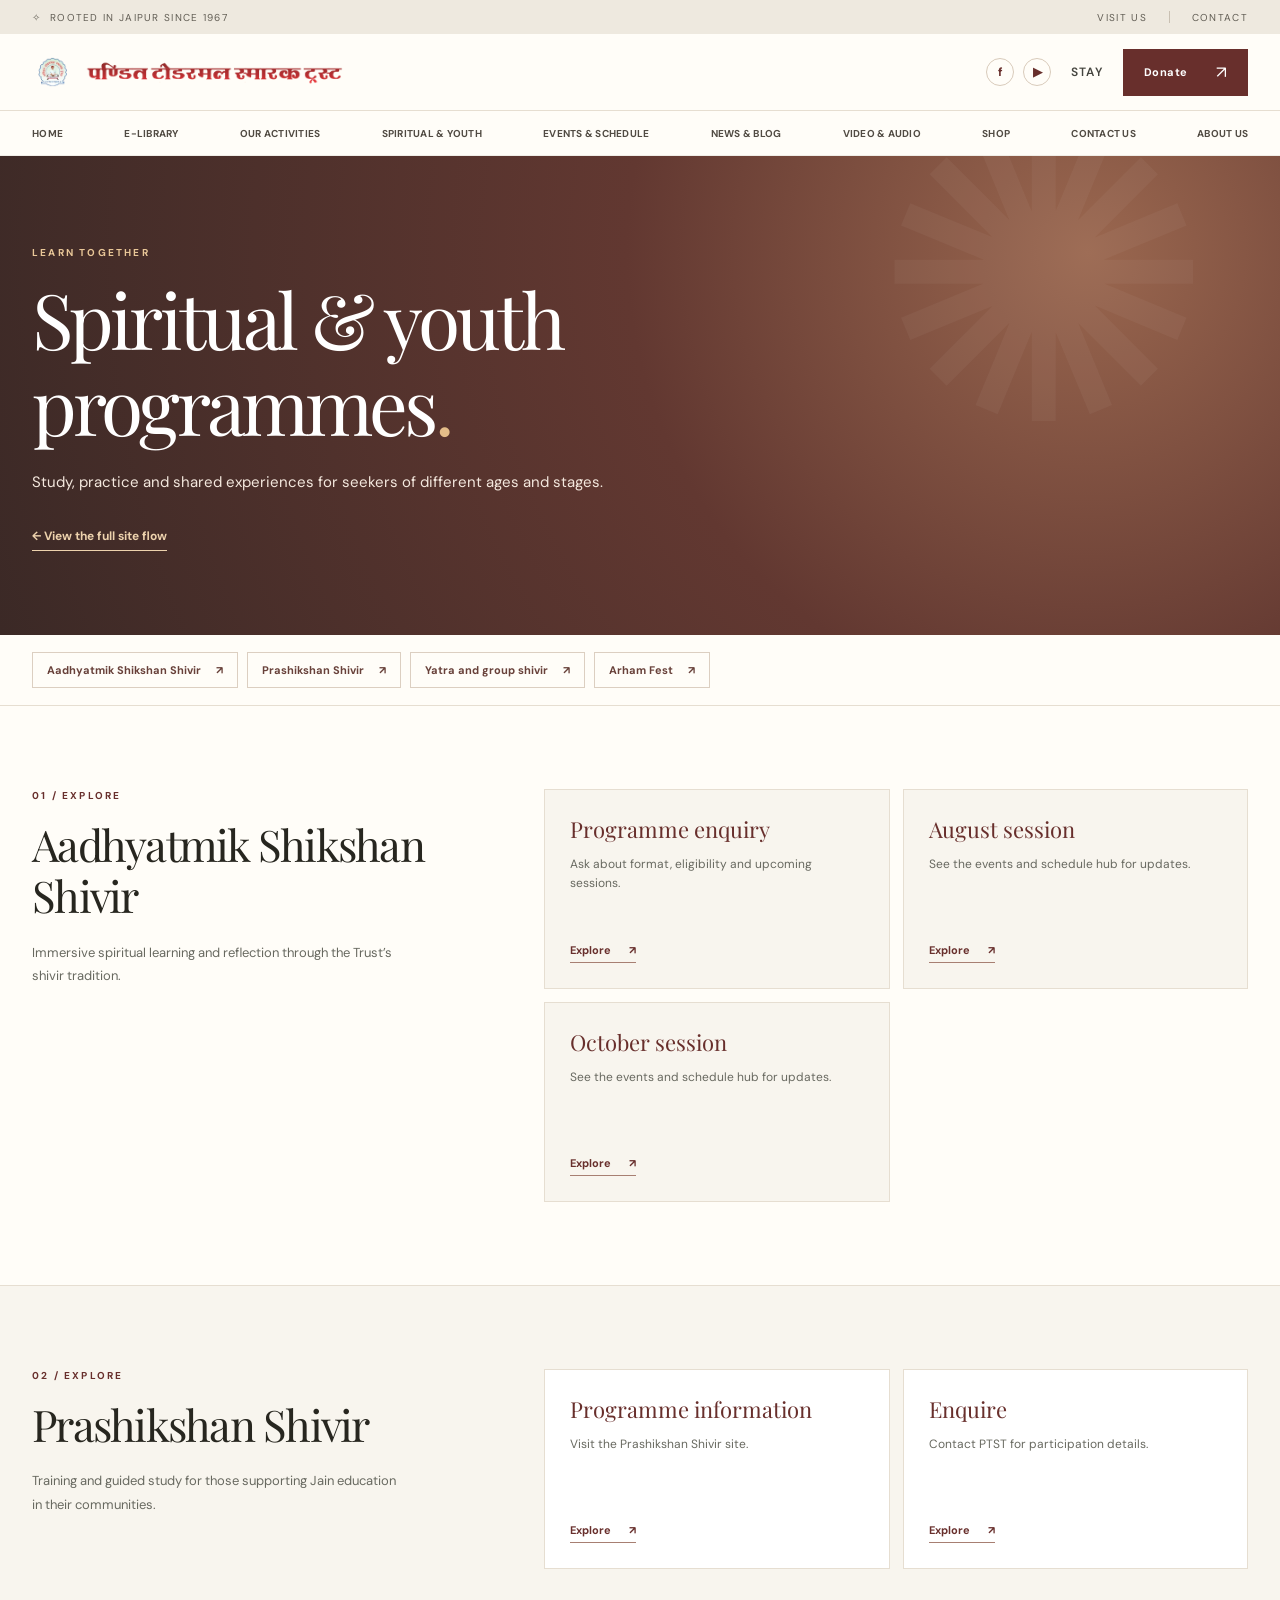
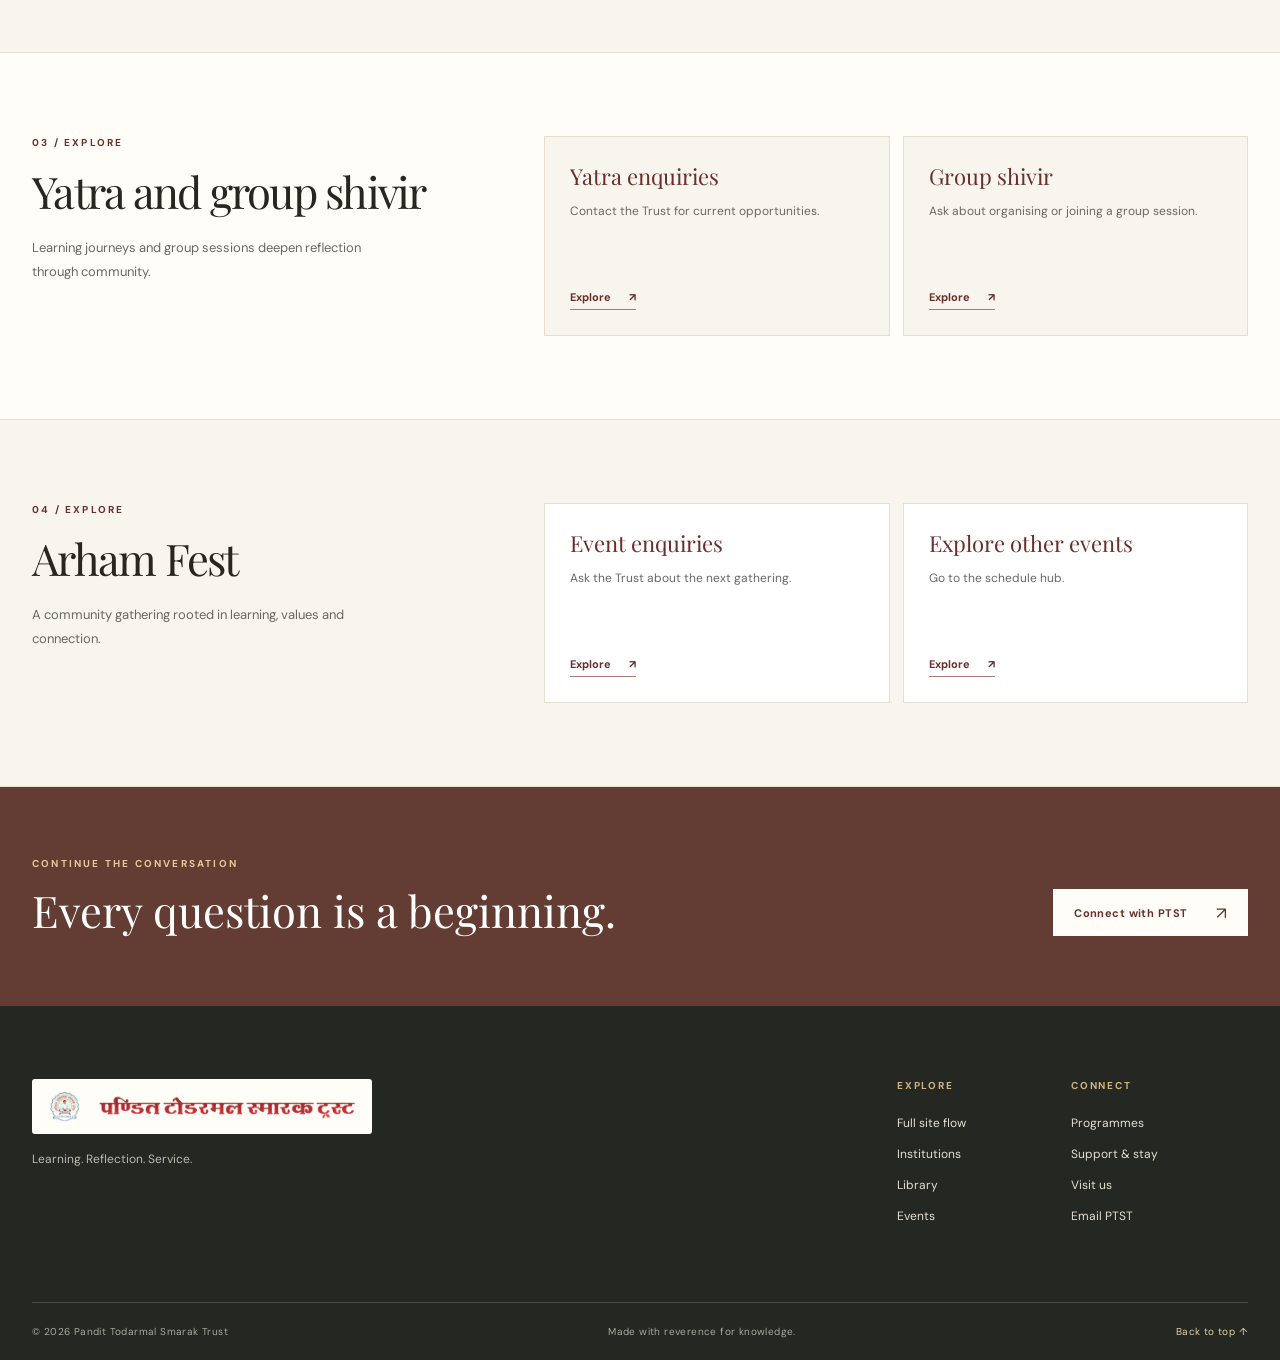
<file: programmes.html>
<!doctype html><html lang="en"><head><meta charset="utf-8"><meta name="viewport" content="width=device-width,initial-scale=1"><meta name="theme-color" content="#f8f4ec"><meta name="description" content="Study, practice and shared experiences for seekers of different ages and stages."><title>Spiritual &amp; youth programmes | Pandit Todarmal Smarak Trust</title><link rel="preconnect" href="https://fonts.googleapis.com"><link rel="preconnect" href="https://fonts.gstatic.com" crossorigin><link href="https://fonts.googleapis.com/css2?family=DM+Sans:wght@400;500;600;700&family=Playfair+Display:wght@400;500;600&display=swap" rel="stylesheet"><link rel="stylesheet" href="styles.css"><link rel="stylesheet" href="flow.css"><script src="script.js" defer></script></head><body><a class="skip-link" href="#main">Skip to content</a><div class="utility-bar"><div class="container utility-inner"><span>✧ &nbsp;Rooted in Jaipur since 1967</span><div><a href="contact.html#visit">Visit us</a><span class="utility-separator"></span><a href="contact.html">Contact</a></div></div></div><header class="site-header" id="top"><div class="container header-inner"><a class="brand" href="index.html" aria-label="Pandit Todarmal Smarak Trust, home"><img src="logo.webp" alt="Pandit Todarmal Smarak Trust" width="699" height="69"></a><div class="header-actions"><div class="social-links" aria-label="PTST social media"><a href="https://www.facebook.com/ptst.jaipur/" target="_blank" rel="noopener noreferrer" aria-label="PTST on Facebook">f</a><a href="https://www.youtube.com/user/todarmalsmaraktrust" target="_blank" rel="noopener noreferrer" aria-label="PTST on YouTube">▶</a></div><a class="text-action stay-action" href="support.html#stay">Stay</a><a class="button button-dark header-cta" href="support.html#donate">Donate <span aria-hidden="true">↗</span></a><button class="menu-toggle" type="button" aria-label="Open menu" aria-expanded="false" aria-controls="mobile-menu"><span></span><span></span><span></span></button></div></div><nav class="desktop-nav site-nav" aria-label="Main navigation"><div class="container"><a href="index.html">Home</a><a href="library.html">E-Library</a><a href="learning.html">Our Activities</a><a href="programmes.html">Spiritual & Youth</a><a href="events.html">Events & Schedule</a><a href="journal.html">News & Blog</a><a href="media.html">Video & Audio</a><a href="shop.html">Shop</a><a href="contact.html">Contact Us</a><a href="about.html">About Us</a></div></nav><nav class="mobile-nav" id="mobile-menu" aria-label="Mobile navigation" hidden><a href="index.html">Home</a><a href="library.html">E-Library</a><a href="learning.html">Our Activities</a><a href="programmes.html">Spiritual & Youth</a><a href="events.html">Events & Schedule</a><a href="journal.html">News & Blog</a><a href="media.html">Video & Audio</a><a href="shop.html">Shop</a><a href="contact.html">Contact Us</a><a href="about.html">About Us</a><a href="spaces.html">Smarak Bhawan</a><a href="support.html#stay">Stay</a><a href="support.html#donate">Donate</a></nav></header><main id="main"><section class="page-hero"><div class="container"><p class="eyebrow light">Learn together</p><h1>Spiritual &amp; youth programmes<em>.</em></h1><p>Study, practice and shared experiences for seekers of different ages and stages.</p><a href="flow.html" class="page-back">← View the full site flow</a></div></section><nav class="page-toc" aria-label="On this page"><div class="container"><a href="#adhyatmik">Aadhyatmik Shikshan Shivir <span>↗</span></a><a href="#prashikshan">Prashikshan Shivir <span>↗</span></a><a href="#yatra">Yatra and group shivir <span>↗</span></a><a href="#arham-fest">Arham Fest <span>↗</span></a></div></nav><section class="detail-section" id="adhyatmik"><div class="container detail-layout"><div class="detail-lead"><p class="eyebrow">01 / Explore</p><h2>Aadhyatmik Shikshan Shivir</h2><p>Immersive spiritual learning and reflection through the Trust’s shivir tradition.</p></div><div class="resource-grid"><article class="resource-card"><h3>Programme enquiry</h3><p>Ask about format, eligibility and upcoming sessions.</p><a class="" href="mailto:ptstjaipur@yahoo.com">Explore <span aria-hidden="true">↗</span></a></article><article class="resource-card"><h3>August session</h3><p>See the events and schedule hub for updates.</p><a class="" href="events.html#calendar">Explore <span aria-hidden="true">↗</span></a></article><article class="resource-card"><h3>October session</h3><p>See the events and schedule hub for updates.</p><a class="" href="events.html#calendar">Explore <span aria-hidden="true">↗</span></a></article></div></div></section><section class="detail-section" id="prashikshan"><div class="container detail-layout"><div class="detail-lead"><p class="eyebrow">02 / Explore</p><h2>Prashikshan Shivir</h2><p>Training and guided study for those supporting Jain education in their communities.</p></div><div class="resource-grid"><article class="resource-card"><h3>Programme information</h3><p>Visit the Prashikshan Shivir site.</p><a class="" href="https://prashikshan.ptst.live/" target="_blank" rel="noopener noreferrer">Explore <span aria-hidden="true">↗</span></a></article><article class="resource-card"><h3>Enquire</h3><p>Contact PTST for participation details.</p><a class="" href="mailto:ptstjaipur@yahoo.com">Explore <span aria-hidden="true">↗</span></a></article></div></div></section><section class="detail-section" id="yatra"><div class="container detail-layout"><div class="detail-lead"><p class="eyebrow">03 / Explore</p><h2>Yatra and group shivir</h2><p>Learning journeys and group sessions deepen reflection through community.</p></div><div class="resource-grid"><article class="resource-card"><h3>Yatra enquiries</h3><p>Contact the Trust for current opportunities.</p><a class="" href="mailto:ptstjaipur@yahoo.com">Explore <span aria-hidden="true">↗</span></a></article><article class="resource-card"><h3>Group shivir</h3><p>Ask about organising or joining a group session.</p><a class="" href="mailto:ptstjaipur@yahoo.com">Explore <span aria-hidden="true">↗</span></a></article></div></div></section><section class="detail-section" id="arham-fest"><div class="container detail-layout"><div class="detail-lead"><p class="eyebrow">04 / Explore</p><h2>Arham Fest</h2><p>A community gathering rooted in learning, values and connection.</p></div><div class="resource-grid"><article class="resource-card"><h3>Event enquiries</h3><p>Ask the Trust about the next gathering.</p><a class="" href="mailto:ptstjaipur@yahoo.com">Explore <span aria-hidden="true">↗</span></a></article><article class="resource-card"><h3>Explore other events</h3><p>Go to the schedule hub.</p><a class="" href="events.html">Explore <span aria-hidden="true">↗</span></a></article></div></div></section><section class="detail-cta"><div class="container"><div><p class="eyebrow light">Continue the conversation</p><h2>Every question is a beginning.</h2></div><a class="button button-cream" href="contact.html">Connect with PTST <span aria-hidden="true">↗</span></a></div></section></main><footer id="contact"><div class="container footer-main"><div class="footer-brand"><img src="logo.webp" alt="Pandit Todarmal Smarak Trust" width="699" height="69"><p>Learning. Reflection. Service.</p></div><div class="footer-links"><div><strong>Explore</strong><a href="flow.html">Full site flow</a><a href="learning.html">Institutions</a><a href="library.html">Library</a><a href="events.html">Events</a></div><div><strong>Connect</strong><a href="programmes.html">Programmes</a><a href="support.html">Support & stay</a><a href="contact.html">Visit us</a><a href="mailto:ptstjaipur@yahoo.com">Email PTST</a></div></div></div><div class="container footer-bottom"><span>© <span id="year">2026</span> Pandit Todarmal Smarak Trust</span><span>Made with reverence for knowledge.</span><a href="#top">Back to top ↑</a></div></footer></body></html>
</file>
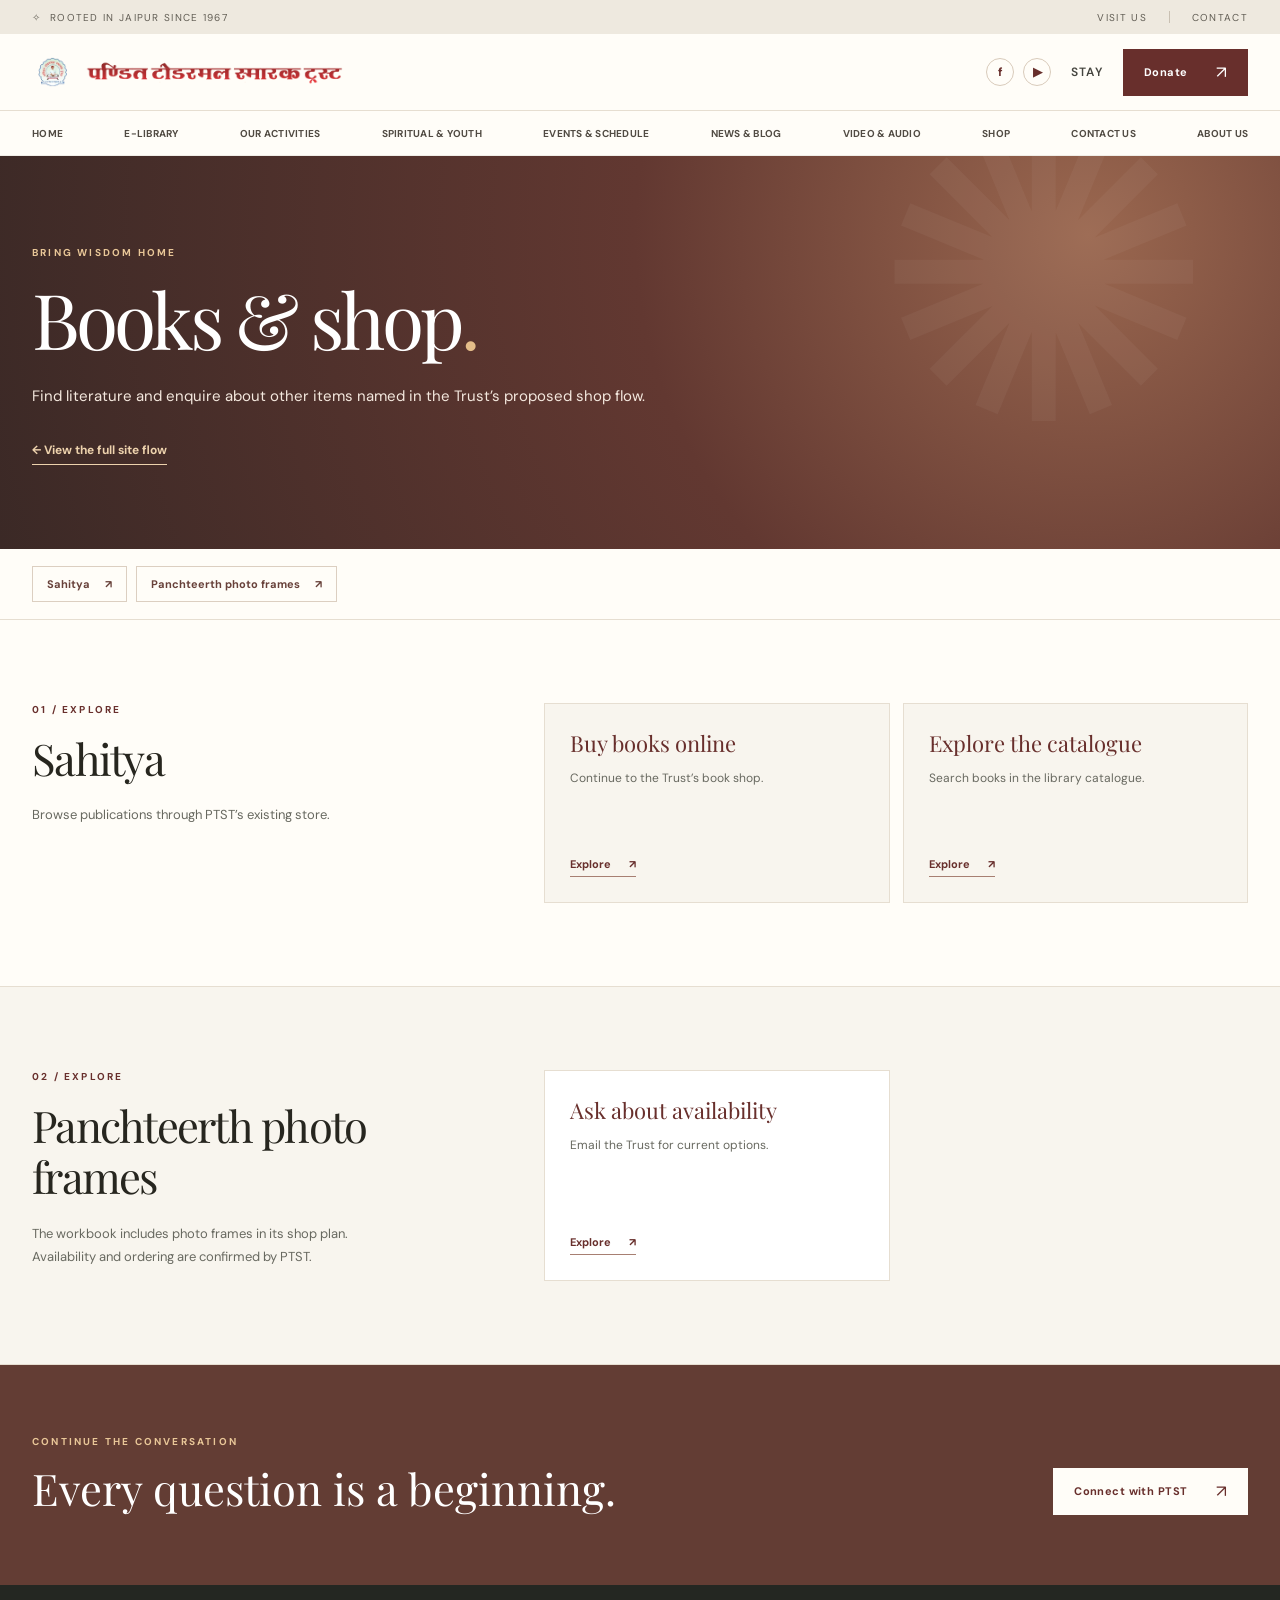
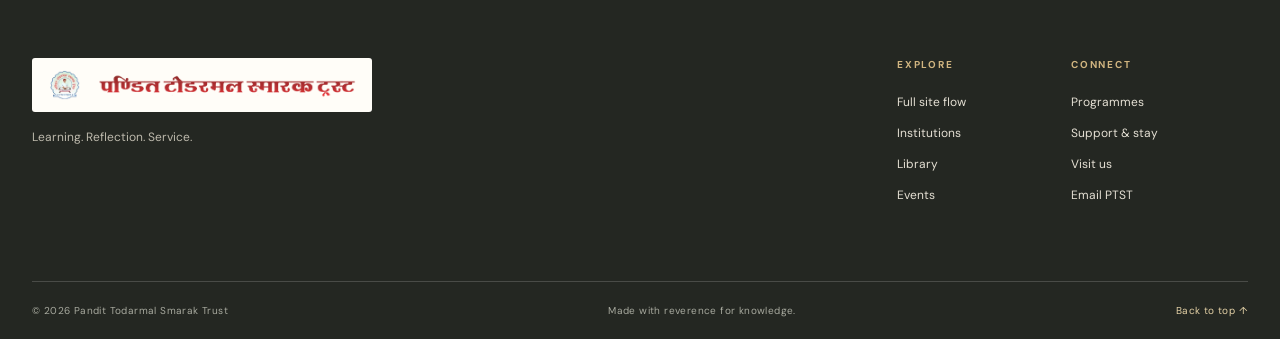
<file: shop.html>
<!doctype html><html lang="en"><head><meta charset="utf-8"><meta name="viewport" content="width=device-width,initial-scale=1"><meta name="theme-color" content="#f8f4ec"><meta name="description" content="Find literature and enquire about other items named in the Trust’s proposed shop flow."><title>Books &amp; shop | Pandit Todarmal Smarak Trust</title><link rel="preconnect" href="https://fonts.googleapis.com"><link rel="preconnect" href="https://fonts.gstatic.com" crossorigin><link href="https://fonts.googleapis.com/css2?family=DM+Sans:wght@400;500;600;700&family=Playfair+Display:wght@400;500;600&display=swap" rel="stylesheet"><link rel="stylesheet" href="styles.css"><link rel="stylesheet" href="flow.css"><script src="script.js" defer></script></head><body><a class="skip-link" href="#main">Skip to content</a><div class="utility-bar"><div class="container utility-inner"><span>✧ &nbsp;Rooted in Jaipur since 1967</span><div><a href="contact.html#visit">Visit us</a><span class="utility-separator"></span><a href="contact.html">Contact</a></div></div></div><header class="site-header" id="top"><div class="container header-inner"><a class="brand" href="index.html" aria-label="Pandit Todarmal Smarak Trust, home"><img src="logo.webp" alt="Pandit Todarmal Smarak Trust" width="699" height="69"></a><div class="header-actions"><div class="social-links" aria-label="PTST social media"><a href="https://www.facebook.com/ptst.jaipur/" target="_blank" rel="noopener noreferrer" aria-label="PTST on Facebook">f</a><a href="https://www.youtube.com/user/todarmalsmaraktrust" target="_blank" rel="noopener noreferrer" aria-label="PTST on YouTube">▶</a></div><a class="text-action stay-action" href="support.html#stay">Stay</a><a class="button button-dark header-cta" href="support.html#donate">Donate <span aria-hidden="true">↗</span></a><button class="menu-toggle" type="button" aria-label="Open menu" aria-expanded="false" aria-controls="mobile-menu"><span></span><span></span><span></span></button></div></div><nav class="desktop-nav site-nav" aria-label="Main navigation"><div class="container"><a href="index.html">Home</a><a href="library.html">E-Library</a><a href="learning.html">Our Activities</a><a href="programmes.html">Spiritual & Youth</a><a href="events.html">Events & Schedule</a><a href="journal.html">News & Blog</a><a href="media.html">Video & Audio</a><a href="shop.html">Shop</a><a href="contact.html">Contact Us</a><a href="about.html">About Us</a></div></nav><nav class="mobile-nav" id="mobile-menu" aria-label="Mobile navigation" hidden><a href="index.html">Home</a><a href="library.html">E-Library</a><a href="learning.html">Our Activities</a><a href="programmes.html">Spiritual & Youth</a><a href="events.html">Events & Schedule</a><a href="journal.html">News & Blog</a><a href="media.html">Video & Audio</a><a href="shop.html">Shop</a><a href="contact.html">Contact Us</a><a href="about.html">About Us</a><a href="spaces.html">Smarak Bhawan</a><a href="support.html#stay">Stay</a><a href="support.html#donate">Donate</a></nav></header><main id="main"><section class="page-hero"><div class="container"><p class="eyebrow light">Bring wisdom home</p><h1>Books &amp; shop<em>.</em></h1><p>Find literature and enquire about other items named in the Trust’s proposed shop flow.</p><a href="flow.html" class="page-back">← View the full site flow</a></div></section><nav class="page-toc" aria-label="On this page"><div class="container"><a href="#sahitya">Sahitya <span>↗</span></a><a href="#frames">Panchteerth photo frames <span>↗</span></a></div></nav><section class="detail-section" id="sahitya"><div class="container detail-layout"><div class="detail-lead"><p class="eyebrow">01 / Explore</p><h2>Sahitya</h2><p>Browse publications through PTST’s existing store.</p></div><div class="resource-grid"><article class="resource-card"><h3>Buy books online</h3><p>Continue to the Trust’s book shop.</p><a class="" href="https://www.ptst.in/ptst/books/index.php" target="_blank" rel="noopener noreferrer">Explore <span aria-hidden="true">↗</span></a></article><article class="resource-card"><h3>Explore the catalogue</h3><p>Search books in the library catalogue.</p><a class="" href="https://library.ptst.live/" target="_blank" rel="noopener noreferrer">Explore <span aria-hidden="true">↗</span></a></article></div></div></section><section class="detail-section" id="frames"><div class="container detail-layout"><div class="detail-lead"><p class="eyebrow">02 / Explore</p><h2>Panchteerth photo frames</h2><p>The workbook includes photo frames in its shop plan. Availability and ordering are confirmed by PTST.</p></div><div class="resource-grid"><article class="resource-card"><h3>Ask about availability</h3><p>Email the Trust for current options.</p><a class="" href="mailto:ptstjaipur@yahoo.com">Explore <span aria-hidden="true">↗</span></a></article></div></div></section><section class="detail-cta"><div class="container"><div><p class="eyebrow light">Continue the conversation</p><h2>Every question is a beginning.</h2></div><a class="button button-cream" href="contact.html">Connect with PTST <span aria-hidden="true">↗</span></a></div></section></main><footer id="contact"><div class="container footer-main"><div class="footer-brand"><img src="logo.webp" alt="Pandit Todarmal Smarak Trust" width="699" height="69"><p>Learning. Reflection. Service.</p></div><div class="footer-links"><div><strong>Explore</strong><a href="flow.html">Full site flow</a><a href="learning.html">Institutions</a><a href="library.html">Library</a><a href="events.html">Events</a></div><div><strong>Connect</strong><a href="programmes.html">Programmes</a><a href="support.html">Support & stay</a><a href="contact.html">Visit us</a><a href="mailto:ptstjaipur@yahoo.com">Email PTST</a></div></div></div><div class="container footer-bottom"><span>© <span id="year">2026</span> Pandit Todarmal Smarak Trust</span><span>Made with reverence for knowledge.</span><a href="#top">Back to top ↑</a></div></footer></body></html>
</file>
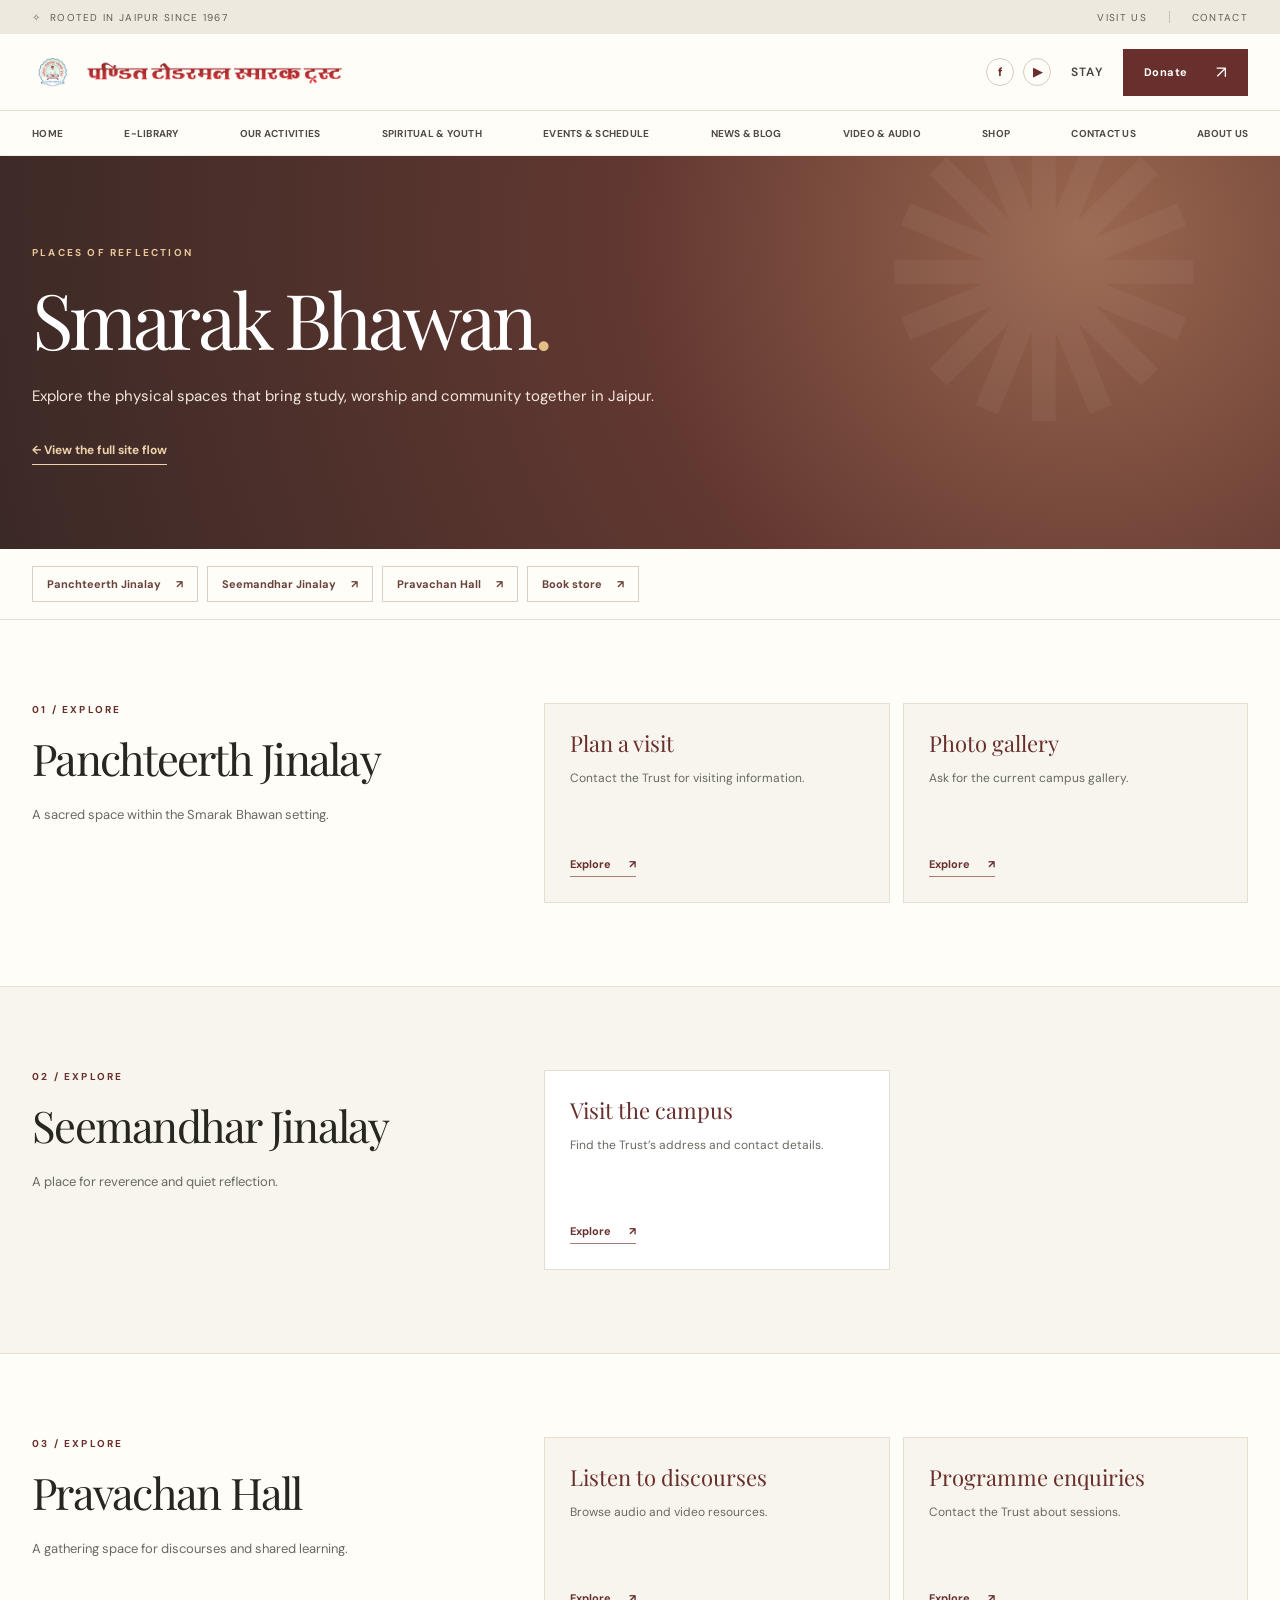
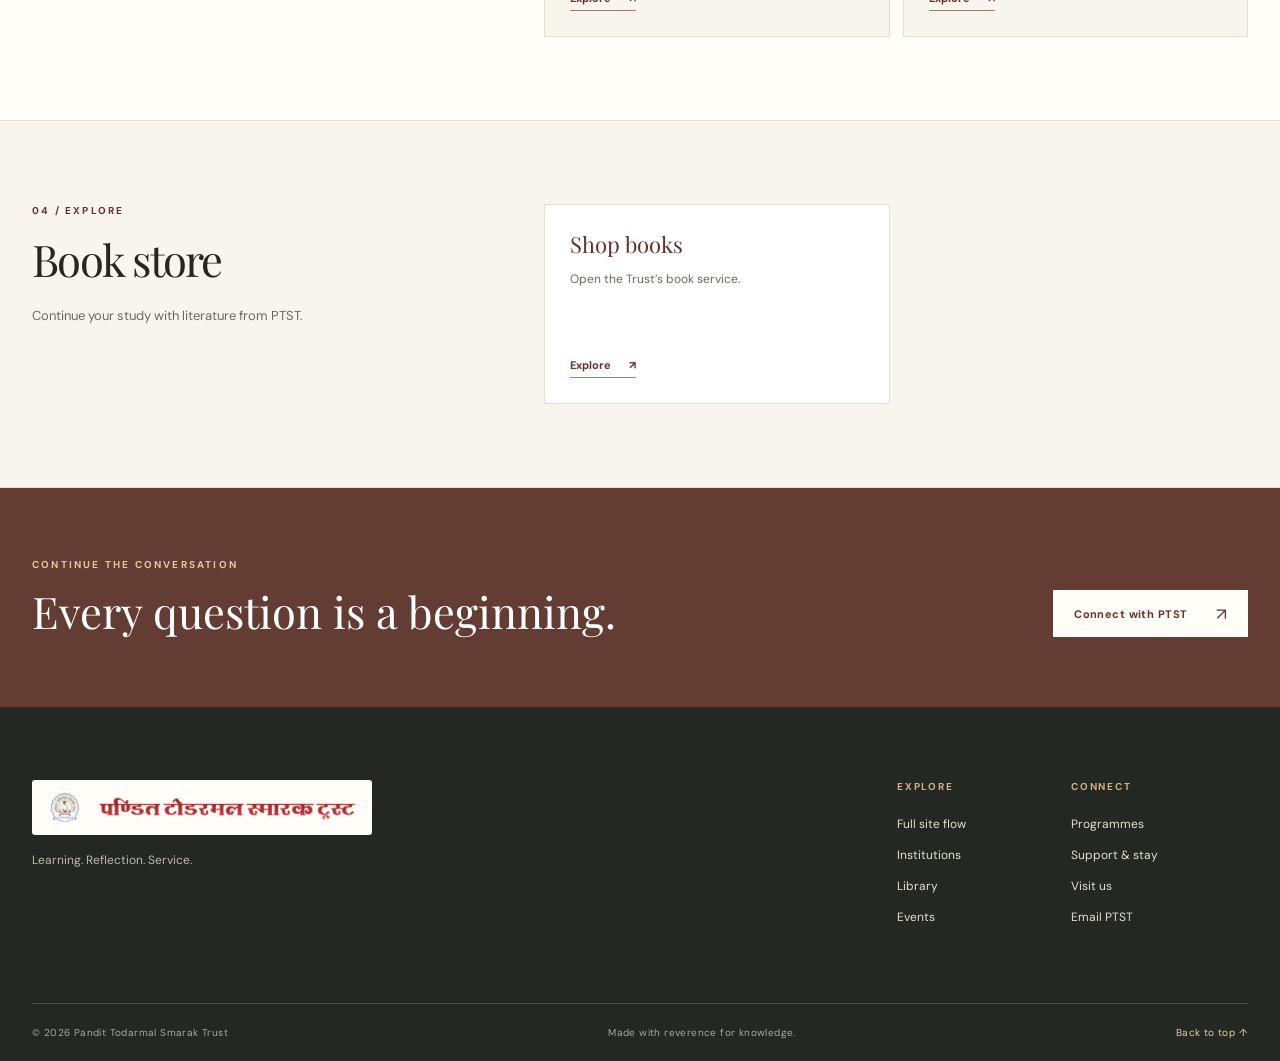
<file: spaces.html>
<!doctype html><html lang="en"><head><meta charset="utf-8"><meta name="viewport" content="width=device-width,initial-scale=1"><meta name="theme-color" content="#f8f4ec"><meta name="description" content="Explore the physical spaces that bring study, worship and community together in Jaipur."><title>Smarak Bhawan | Pandit Todarmal Smarak Trust</title><link rel="preconnect" href="https://fonts.googleapis.com"><link rel="preconnect" href="https://fonts.gstatic.com" crossorigin><link href="https://fonts.googleapis.com/css2?family=DM+Sans:wght@400;500;600;700&family=Playfair+Display:wght@400;500;600&display=swap" rel="stylesheet"><link rel="stylesheet" href="styles.css"><link rel="stylesheet" href="flow.css"><script src="script.js" defer></script></head><body><a class="skip-link" href="#main">Skip to content</a><div class="utility-bar"><div class="container utility-inner"><span>✧ &nbsp;Rooted in Jaipur since 1967</span><div><a href="contact.html#visit">Visit us</a><span class="utility-separator"></span><a href="contact.html">Contact</a></div></div></div><header class="site-header" id="top"><div class="container header-inner"><a class="brand" href="index.html" aria-label="Pandit Todarmal Smarak Trust, home"><img src="logo.webp" alt="Pandit Todarmal Smarak Trust" width="699" height="69"></a><div class="header-actions"><div class="social-links" aria-label="PTST social media"><a href="https://www.facebook.com/ptst.jaipur/" target="_blank" rel="noopener noreferrer" aria-label="PTST on Facebook">f</a><a href="https://www.youtube.com/user/todarmalsmaraktrust" target="_blank" rel="noopener noreferrer" aria-label="PTST on YouTube">▶</a></div><a class="text-action stay-action" href="support.html#stay">Stay</a><a class="button button-dark header-cta" href="support.html#donate">Donate <span aria-hidden="true">↗</span></a><button class="menu-toggle" type="button" aria-label="Open menu" aria-expanded="false" aria-controls="mobile-menu"><span></span><span></span><span></span></button></div></div><nav class="desktop-nav site-nav" aria-label="Main navigation"><div class="container"><a href="index.html">Home</a><a href="library.html">E-Library</a><a href="learning.html">Our Activities</a><a href="programmes.html">Spiritual & Youth</a><a href="events.html">Events & Schedule</a><a href="journal.html">News & Blog</a><a href="media.html">Video & Audio</a><a href="shop.html">Shop</a><a href="contact.html">Contact Us</a><a href="about.html">About Us</a></div></nav><nav class="mobile-nav" id="mobile-menu" aria-label="Mobile navigation" hidden><a href="index.html">Home</a><a href="library.html">E-Library</a><a href="learning.html">Our Activities</a><a href="programmes.html">Spiritual & Youth</a><a href="events.html">Events & Schedule</a><a href="journal.html">News & Blog</a><a href="media.html">Video & Audio</a><a href="shop.html">Shop</a><a href="contact.html">Contact Us</a><a href="about.html">About Us</a><a href="spaces.html">Smarak Bhawan</a><a href="support.html#stay">Stay</a><a href="support.html#donate">Donate</a></nav></header><main id="main"><section class="page-hero"><div class="container"><p class="eyebrow light">Places of reflection</p><h1>Smarak Bhawan<em>.</em></h1><p>Explore the physical spaces that bring study, worship and community together in Jaipur.</p><a href="flow.html" class="page-back">← View the full site flow</a></div></section><nav class="page-toc" aria-label="On this page"><div class="container"><a href="#panchteerth">Panchteerth Jinalay <span>↗</span></a><a href="#seemandhar">Seemandhar Jinalay <span>↗</span></a><a href="#pravachan">Pravachan Hall <span>↗</span></a><a href="#bookstore">Book store <span>↗</span></a></div></nav><section class="detail-section" id="panchteerth"><div class="container detail-layout"><div class="detail-lead"><p class="eyebrow">01 / Explore</p><h2>Panchteerth Jinalay</h2><p>A sacred space within the Smarak Bhawan setting.</p></div><div class="resource-grid"><article class="resource-card"><h3>Plan a visit</h3><p>Contact the Trust for visiting information.</p><a class="" href="contact.html#visit">Explore <span aria-hidden="true">↗</span></a></article><article class="resource-card"><h3>Photo gallery</h3><p>Ask for the current campus gallery.</p><a class="" href="mailto:ptstjaipur@yahoo.com">Explore <span aria-hidden="true">↗</span></a></article></div></div></section><section class="detail-section" id="seemandhar"><div class="container detail-layout"><div class="detail-lead"><p class="eyebrow">02 / Explore</p><h2>Seemandhar Jinalay</h2><p>A place for reverence and quiet reflection.</p></div><div class="resource-grid"><article class="resource-card"><h3>Visit the campus</h3><p>Find the Trust’s address and contact details.</p><a class="" href="contact.html#visit">Explore <span aria-hidden="true">↗</span></a></article></div></div></section><section class="detail-section" id="pravachan"><div class="container detail-layout"><div class="detail-lead"><p class="eyebrow">03 / Explore</p><h2>Pravachan Hall</h2><p>A gathering space for discourses and shared learning.</p></div><div class="resource-grid"><article class="resource-card"><h3>Listen to discourses</h3><p>Browse audio and video resources.</p><a class="" href="media.html">Explore <span aria-hidden="true">↗</span></a></article><article class="resource-card"><h3>Programme enquiries</h3><p>Contact the Trust about sessions.</p><a class="" href="mailto:ptstjaipur@yahoo.com">Explore <span aria-hidden="true">↗</span></a></article></div></div></section><section class="detail-section" id="bookstore"><div class="container detail-layout"><div class="detail-lead"><p class="eyebrow">04 / Explore</p><h2>Book store</h2><p>Continue your study with literature from PTST.</p></div><div class="resource-grid"><article class="resource-card"><h3>Shop books</h3><p>Open the Trust’s book service.</p><a class="" href="https://www.ptst.in/ptst/books/index.php" target="_blank" rel="noopener noreferrer">Explore <span aria-hidden="true">↗</span></a></article></div></div></section><section class="detail-cta"><div class="container"><div><p class="eyebrow light">Continue the conversation</p><h2>Every question is a beginning.</h2></div><a class="button button-cream" href="contact.html">Connect with PTST <span aria-hidden="true">↗</span></a></div></section></main><footer id="contact"><div class="container footer-main"><div class="footer-brand"><img src="logo.webp" alt="Pandit Todarmal Smarak Trust" width="699" height="69"><p>Learning. Reflection. Service.</p></div><div class="footer-links"><div><strong>Explore</strong><a href="flow.html">Full site flow</a><a href="learning.html">Institutions</a><a href="library.html">Library</a><a href="events.html">Events</a></div><div><strong>Connect</strong><a href="programmes.html">Programmes</a><a href="support.html">Support & stay</a><a href="contact.html">Visit us</a><a href="mailto:ptstjaipur@yahoo.com">Email PTST</a></div></div></div><div class="container footer-bottom"><span>© <span id="year">2026</span> Pandit Todarmal Smarak Trust</span><span>Made with reverence for knowledge.</span><a href="#top">Back to top ↑</a></div></footer></body></html>
</file>
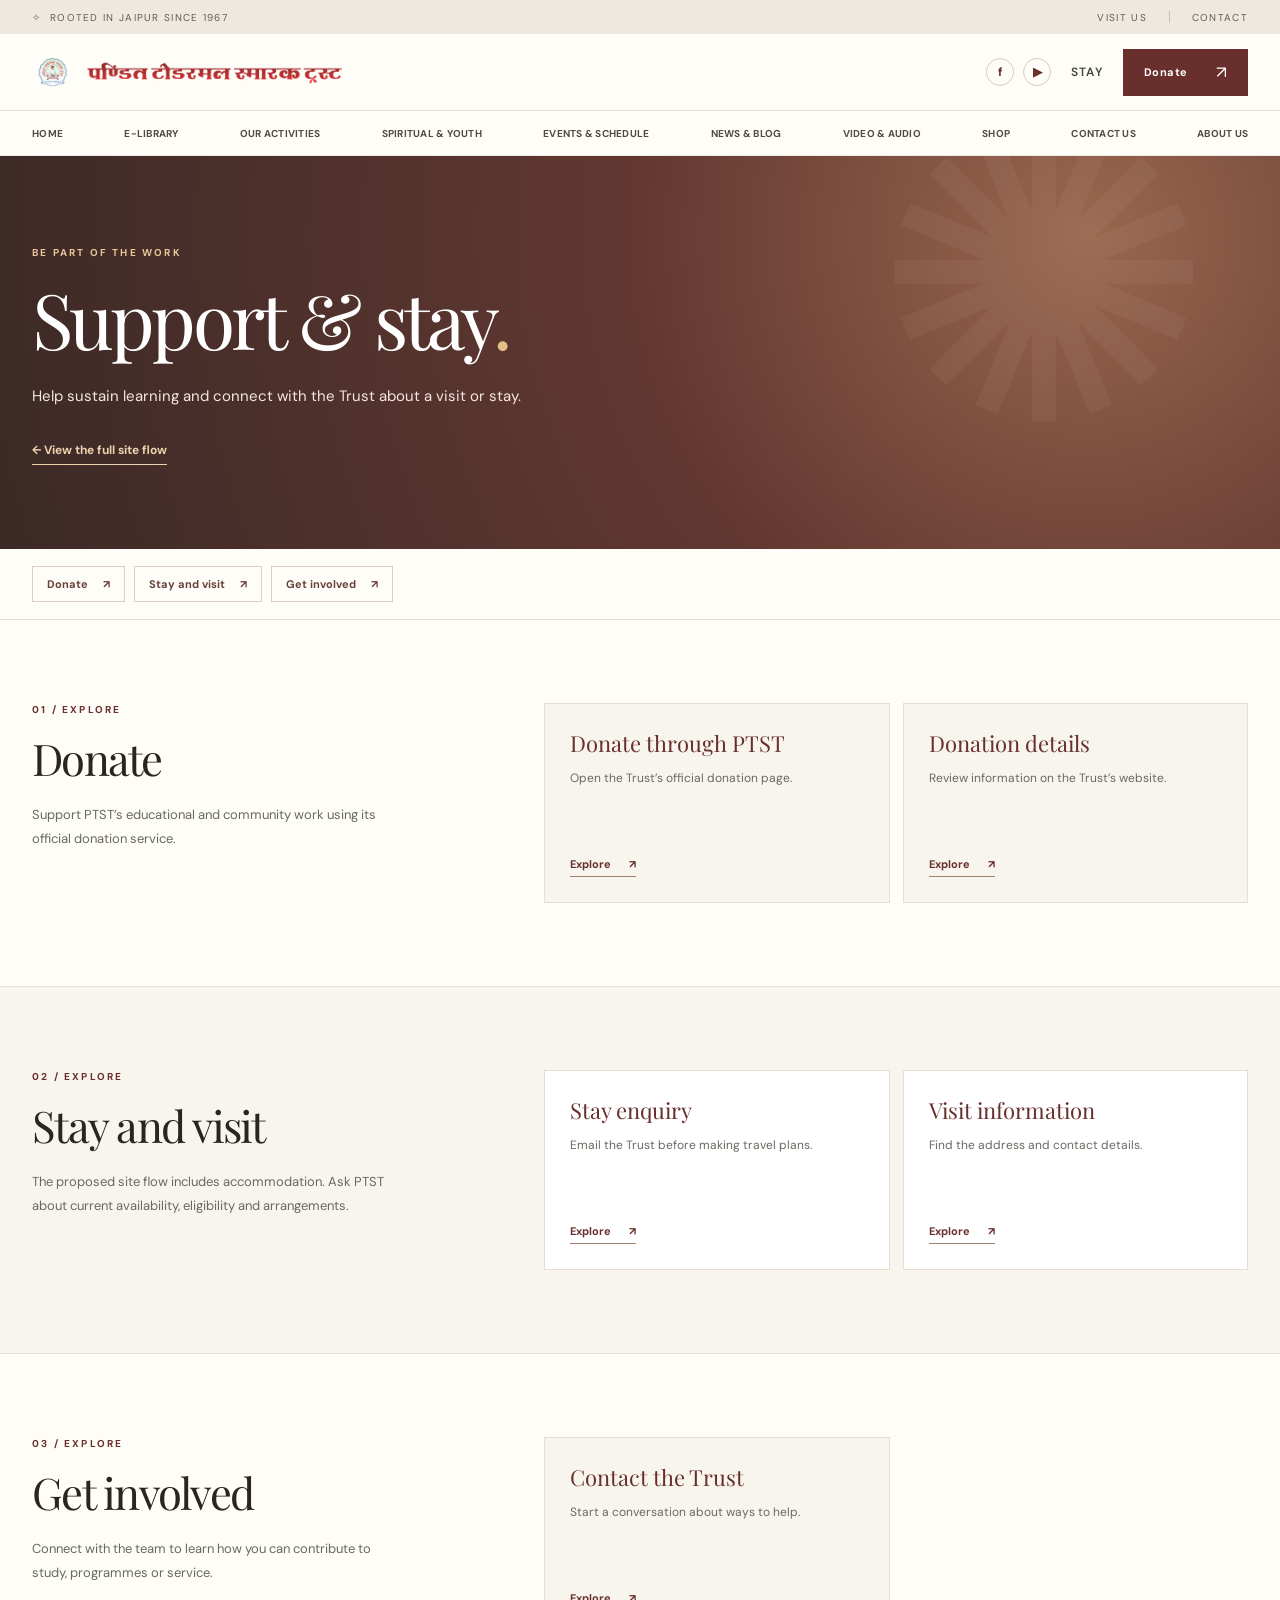
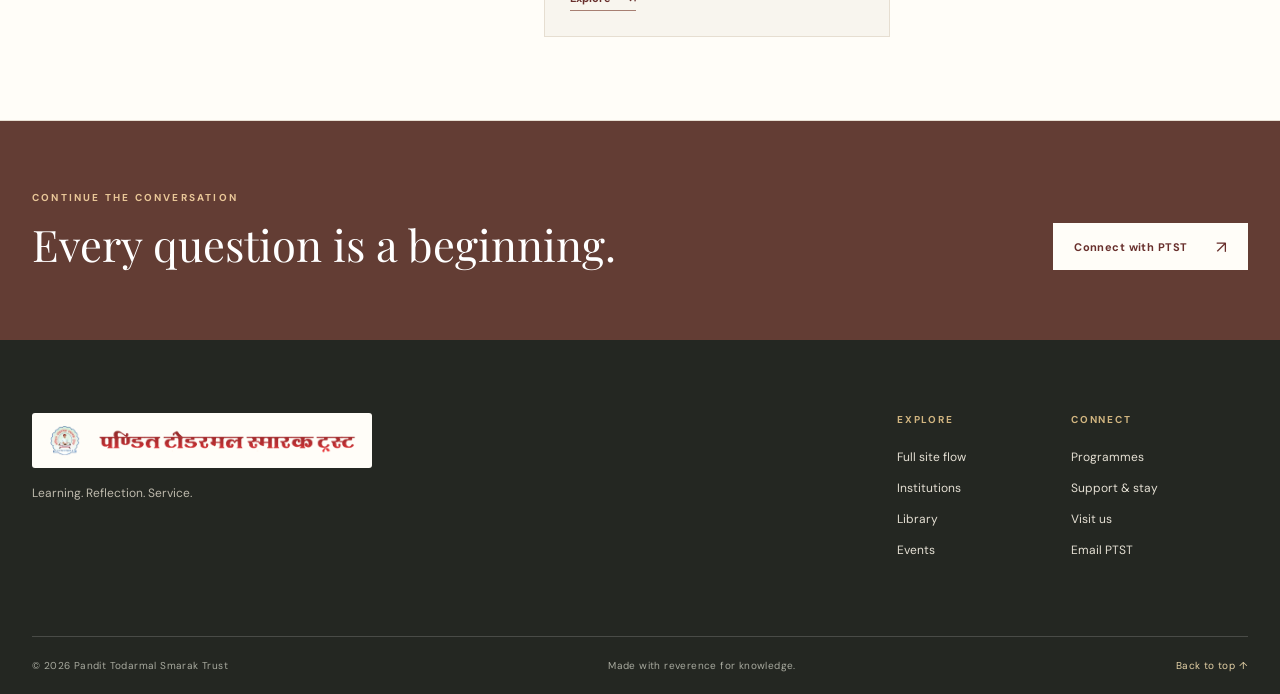
<file: support.html>
<!doctype html><html lang="en"><head><meta charset="utf-8"><meta name="viewport" content="width=device-width,initial-scale=1"><meta name="theme-color" content="#f8f4ec"><meta name="description" content="Help sustain learning and connect with the Trust about a visit or stay."><title>Support &amp; stay | Pandit Todarmal Smarak Trust</title><link rel="preconnect" href="https://fonts.googleapis.com"><link rel="preconnect" href="https://fonts.gstatic.com" crossorigin><link href="https://fonts.googleapis.com/css2?family=DM+Sans:wght@400;500;600;700&family=Playfair+Display:wght@400;500;600&display=swap" rel="stylesheet"><link rel="stylesheet" href="styles.css"><link rel="stylesheet" href="flow.css"><script src="script.js" defer></script></head><body><a class="skip-link" href="#main">Skip to content</a><div class="utility-bar"><div class="container utility-inner"><span>✧ &nbsp;Rooted in Jaipur since 1967</span><div><a href="contact.html#visit">Visit us</a><span class="utility-separator"></span><a href="contact.html">Contact</a></div></div></div><header class="site-header" id="top"><div class="container header-inner"><a class="brand" href="index.html" aria-label="Pandit Todarmal Smarak Trust, home"><img src="logo.webp" alt="Pandit Todarmal Smarak Trust" width="699" height="69"></a><div class="header-actions"><div class="social-links" aria-label="PTST social media"><a href="https://www.facebook.com/ptst.jaipur/" target="_blank" rel="noopener noreferrer" aria-label="PTST on Facebook">f</a><a href="https://www.youtube.com/user/todarmalsmaraktrust" target="_blank" rel="noopener noreferrer" aria-label="PTST on YouTube">▶</a></div><a class="text-action stay-action" href="support.html#stay">Stay</a><a class="button button-dark header-cta" href="support.html#donate">Donate <span aria-hidden="true">↗</span></a><button class="menu-toggle" type="button" aria-label="Open menu" aria-expanded="false" aria-controls="mobile-menu"><span></span><span></span><span></span></button></div></div><nav class="desktop-nav site-nav" aria-label="Main navigation"><div class="container"><a href="index.html">Home</a><a href="library.html">E-Library</a><a href="learning.html">Our Activities</a><a href="programmes.html">Spiritual & Youth</a><a href="events.html">Events & Schedule</a><a href="journal.html">News & Blog</a><a href="media.html">Video & Audio</a><a href="shop.html">Shop</a><a href="contact.html">Contact Us</a><a href="about.html">About Us</a></div></nav><nav class="mobile-nav" id="mobile-menu" aria-label="Mobile navigation" hidden><a href="index.html">Home</a><a href="library.html">E-Library</a><a href="learning.html">Our Activities</a><a href="programmes.html">Spiritual & Youth</a><a href="events.html">Events & Schedule</a><a href="journal.html">News & Blog</a><a href="media.html">Video & Audio</a><a href="shop.html">Shop</a><a href="contact.html">Contact Us</a><a href="about.html">About Us</a><a href="spaces.html">Smarak Bhawan</a><a href="support.html#stay">Stay</a><a href="support.html#donate">Donate</a></nav></header><main id="main"><section class="page-hero"><div class="container"><p class="eyebrow light">Be part of the work</p><h1>Support &amp; stay<em>.</em></h1><p>Help sustain learning and connect with the Trust about a visit or stay.</p><a href="flow.html" class="page-back">← View the full site flow</a></div></section><nav class="page-toc" aria-label="On this page"><div class="container"><a href="#donate">Donate <span>↗</span></a><a href="#stay">Stay and visit <span>↗</span></a><a href="#volunteer">Get involved <span>↗</span></a></div></nav><section class="detail-section" id="donate"><div class="container detail-layout"><div class="detail-lead"><p class="eyebrow">01 / Explore</p><h2>Donate</h2><p>Support PTST’s educational and community work using its official donation service.</p></div><div class="resource-grid"><article class="resource-card"><h3>Donate through PTST</h3><p>Open the Trust’s official donation page.</p><a class="" href="https://www.ptst.in/paydonation.php" target="_blank" rel="noopener noreferrer">Explore <span aria-hidden="true">↗</span></a></article><article class="resource-card"><h3>Donation details</h3><p>Review information on the Trust’s website.</p><a class="" href="https://www.ptst.in/paydonation.php" target="_blank" rel="noopener noreferrer">Explore <span aria-hidden="true">↗</span></a></article></div></div></section><section class="detail-section" id="stay"><div class="container detail-layout"><div class="detail-lead"><p class="eyebrow">02 / Explore</p><h2>Stay and visit</h2><p>The proposed site flow includes accommodation. Ask PTST about current availability, eligibility and arrangements.</p></div><div class="resource-grid"><article class="resource-card"><h3>Stay enquiry</h3><p>Email the Trust before making travel plans.</p><a class="" href="mailto:ptstjaipur@yahoo.com">Explore <span aria-hidden="true">↗</span></a></article><article class="resource-card"><h3>Visit information</h3><p>Find the address and contact details.</p><a class="" href="contact.html#visit">Explore <span aria-hidden="true">↗</span></a></article></div></div></section><section class="detail-section" id="volunteer"><div class="container detail-layout"><div class="detail-lead"><p class="eyebrow">03 / Explore</p><h2>Get involved</h2><p>Connect with the team to learn how you can contribute to study, programmes or service.</p></div><div class="resource-grid"><article class="resource-card"><h3>Contact the Trust</h3><p>Start a conversation about ways to help.</p><a class="" href="mailto:ptstjaipur@yahoo.com">Explore <span aria-hidden="true">↗</span></a></article></div></div></section><section class="detail-cta"><div class="container"><div><p class="eyebrow light">Continue the conversation</p><h2>Every question is a beginning.</h2></div><a class="button button-cream" href="contact.html">Connect with PTST <span aria-hidden="true">↗</span></a></div></section></main><footer id="contact"><div class="container footer-main"><div class="footer-brand"><img src="logo.webp" alt="Pandit Todarmal Smarak Trust" width="699" height="69"><p>Learning. Reflection. Service.</p></div><div class="footer-links"><div><strong>Explore</strong><a href="flow.html">Full site flow</a><a href="learning.html">Institutions</a><a href="library.html">Library</a><a href="events.html">Events</a></div><div><strong>Connect</strong><a href="programmes.html">Programmes</a><a href="support.html">Support & stay</a><a href="contact.html">Visit us</a><a href="mailto:ptstjaipur@yahoo.com">Email PTST</a></div></div></div><div class="container footer-bottom"><span>© <span id="year">2026</span> Pandit Todarmal Smarak Trust</span><span>Made with reverence for knowledge.</span><a href="#top">Back to top ↑</a></div></footer></body></html>
</file>
<file: styles.css>
:root{--cream:#f8f5ee;--paper:#fffdf8;--ink:#27261f;--muted:#686960;--wine:#682f2c;--wine-dark:#482321;--gold:#ab8353;--line:#e6ded1;--serif:'Playfair Display',Georgia,serif;--sans:'DM Sans',Arial,sans-serif}*{box-sizing:border-box}html{scroll-behavior:smooth}body{margin:0;background:var(--cream);color:var(--ink);font-family:var(--sans);-webkit-font-smoothing:antialiased}a{color:inherit;text-decoration:none}button{font:inherit}img{max-width:100%}.container{width:min(100% - 64px,1240px);margin-inline:auto}.skip-link{position:absolute;left:16px;top:-60px;background:var(--ink);color:#fff;padding:12px;z-index:100}.skip-link:focus{top:12px}.utility-bar{height:34px;background:#eee9df;font-size:10px;letter-spacing:.13em;text-transform:uppercase;color:#615d54}.utility-inner,.utility-inner>div{height:100%;display:flex;align-items:center;justify-content:space-between;gap:22px}.utility-inner a:hover{color:var(--wine)}.utility-separator{width:1px;height:12px;background:#c9c0b2}.site-header{height:82px;background:rgba(255,253,248,.97);position:relative;z-index:20;border-bottom:1px solid rgba(73,50,39,.08)}.header-inner{height:100%;display:flex;align-items:center;justify-content:space-between;gap:28px}.brand{display:flex;align-items:center;gap:13px;min-width:266px}.brand-symbol{color:var(--wine);width:48px;height:48px;border:1px solid var(--gold);border-radius:50%;display:grid;place-items:center;font-size:33px;font-weight:400;line-height:1}.brand-copy strong{font:600 15px/1.08 var(--serif);text-transform:uppercase;color:var(--wine);letter-spacing:.01em}.brand-copy small{display:block;font-size:10px;letter-spacing:.04em;color:#6d665b;margin-top:5px}.desktop-nav,.header-actions{display:flex;align-items:center;gap:31px}.desktop-nav a,.text-action{font-size:12px;font-weight:600;color:#45453f;transition:color .2s}.desktop-nav a:hover,.text-action:hover{color:var(--wine)}.header-actions{gap:20px}.button{display:inline-flex;align-items:center;justify-content:center;gap:28px;min-height:47px;padding:0 21px;font-size:11px;font-weight:700;letter-spacing:.04em;transition:transform .2s,background .2s,color .2s}.button:hover{transform:translateY(-2px)}.button-dark{background:var(--wine);color:#fff}.button-dark:hover{background:var(--wine-dark)}.button-cream{background:var(--paper);color:var(--wine)}.button-cream:hover{background:#eee4d5}.button span{font-size:17px;font-weight:400}.menu-toggle,.mobile-nav{display:none}.hero{height:min(610px,65vw);min-height:500px;position:relative;overflow:hidden;color:#fff}.hero-image{position:absolute;inset:0;background:url('hero-temple.png') center 51%/cover no-repeat;animation:heroReveal 1.2s ease-out both}.hero-shade{position:absolute;inset:0;background:linear-gradient(90deg,rgba(21,19,16,.83) 0%,rgba(27,24,21,.65) 26%,rgba(33,28,23,.18) 65%,rgba(38,30,24,.04) 100%),linear-gradient(0deg,rgba(22,20,17,.3),transparent 45%)}.hero-content{height:100%;display:flex;align-items:center;position:relative}.hero-text{max-width:590px;padding-bottom:20px}.eyebrow{margin:0 0 24px;color:var(--wine);text-transform:uppercase;letter-spacing:.22em;font-size:10px;font-weight:700}.eyebrow.light{color:#e9c798}.eyebrow-line{display:inline-block;width:32px;height:1px;background:currentColor;vertical-align:middle;margin-right:11px}.hero h1,.section h2,.legacy-copy h2,.library-section h2,.media-band h2,.visit-section h2{font-family:var(--serif);font-weight:400;letter-spacing:-.045em}.hero h1{font-size:clamp(48px,5.5vw,78px);line-height:1.15;margin:0}.hero h1 em,h2 em,.intro-strip em{font-weight:400}.hero-description{max-width:440px;font-size:14px;line-height:1.8;margin:25px 0 29px;color:#f7f2e9}.hero-actions{display:flex;align-items:center;gap:29px}.hero-link{font-size:12px;font-weight:700;border-bottom:1px solid rgba(255,255,255,.55);padding-bottom:6px}.hero-link span{margin-left:10px}.hero-caption{position:absolute;right:0;bottom:29px;display:flex;align-items:center;gap:14px;font-size:10px;letter-spacing:.16em;text-transform:uppercase;color:#fff}.caption-rule{width:51px;height:1px;background:#fff8}@keyframes heroReveal{from{transform:scale(1.045);opacity:.7}to{transform:scale(1);opacity:1}}.intro-strip{background:#fffdf8;border-bottom:1px solid var(--line)}.intro-inner{min-height:148px;display:flex;align-items:center;gap:47px}.intro-inner>p{font:400 28px/1.3 var(--serif);min-width:280px;margin:0}.intro-inner em{color:var(--wine)}.intro-divider{width:1px;height:56px;background:#d9cab6}.intro-inner>span{font-size:13px;line-height:1.7;color:#616057;max-width:550px}.intro-inner>a{margin-left:auto;font:31px var(--serif);color:var(--wine)}.section{padding:101px 0 110px}.section-heading{display:flex;align-items:end;justify-content:space-between;gap:40px;margin-bottom:36px}.section-heading .eyebrow{margin-bottom:13px}.section h2,.legacy-copy h2,.library-section h2,.media-band h2,.visit-section h2{font-size:clamp(39px,4vw,55px);line-height:1.19;margin:0}.section h2 em,.legacy-copy h2 em,.visit-section h2 em{color:var(--wine)}.section-heading>p{max-width:345px;font-size:13px;line-height:1.75;color:var(--muted);margin:0 0 5px}.pathways-section{background:var(--cream)}.pathway-grid{display:grid;grid-template-columns:repeat(4,1fr);gap:12px}.pathway-card{min-height:260px;padding:27px 25px;background:#fffdf8;border:1px solid var(--line);position:relative;transition:background .25s,transform .25s,border-color .25s}.pathway-card:hover{background:#f3eadc;transform:translateY(-4px);border-color:#cbb99e}.pathway-icon{font:39px var(--serif);color:var(--gold);display:block;height:66px}.pathway-number{position:absolute;right:24px;top:30px;font-size:10px;letter-spacing:.1em;color:#a69a87}.pathway-card h3{font:400 25px var(--serif);margin:8px 0}.pathway-card p{font-size:12px;line-height:1.6;color:var(--muted);max-width:175px}.card-arrow{position:absolute;right:26px;bottom:22px;font-size:19px;color:var(--wine)}.legacy-section{display:grid;grid-template-columns:1fr 1fr;min-height:580px}.legacy-visual{background:radial-gradient(circle at center,#ae8b61 0,#79543e 51%,#4c372c 100%);display:grid;place-items:center;padding:65px;position:relative;overflow:hidden}.legacy-visual:before,.legacy-visual:after{content:'';position:absolute;border:1px solid rgba(255,229,184,.2);width:560px;height:560px;border-radius:50%}.legacy-visual:after{width:410px;height:410px}.visual-frame{z-index:1;width:min(100%,380px);height:425px;border:1px solid rgba(255,240,213,.65);display:flex;align-items:center;flex-direction:column;justify-content:space-between;padding:36px;color:#f6e8ce;text-align:center;box-shadow:0 35px 70px #321e1870;background:linear-gradient(135deg,#ffffff0d,#26171030)}.visual-frame>span{font:18px var(--serif);letter-spacing:.12em}.lotus-mark{font-size:145px;line-height:1;text-shadow:0 0 30px #f5d7a87d}.visual-frame small{text-transform:uppercase;letter-spacing:.28em;font-size:10px}.legacy-copy{display:flex;align-items:center;background:#eee8dc}.legacy-copy-inner{max-width:535px;padding:80px 80px 80px 84px}.legacy-copy h2{font-size:clamp(36px,3.6vw,51px)}.legacy-copy-inner>p:not(.eyebrow){font-size:13px;line-height:1.9;color:#656157;margin:23px 0 27px}.underlined-link{font-size:12px;font-weight:700;color:var(--wine);border-bottom:1px solid var(--wine);padding-bottom:7px}.underlined-link span{margin-left:24px}.legacy-facts{display:flex;gap:45px;border-top:1px solid #d5cbbb;margin-top:54px;padding-top:25px}.legacy-facts div{max-width:150px}.legacy-facts strong{display:block;font:33px var(--serif);color:var(--wine)}.legacy-facts span{display:block;color:#736c62;font-size:11px;line-height:1.4}.institutions-section{background:#fffdf8}.institution-grid{display:grid;grid-template-columns:repeat(4,1fr);gap:16px}.institution-card{border:1px solid var(--line);background:#fff;overflow:hidden;padding-bottom:23px}.institution-index{display:block;color:var(--wine);font-size:10px;letter-spacing:.12em;text-transform:uppercase;font-weight:700;padding:21px 22px 16px}.institution-art{height:145px;display:grid;place-items:center;font:80px var(--serif);color:#f5e7cf}.art-one{background:#8a6750}.art-two{background:#aa875e}.art-three{background:#4a625a}.art-four{background:#945c49}.institution-card h3{font:400 20px/1.35 var(--serif);margin:20px 22px 10px;min-height:83px}.institution-card p{font-size:11px;color:var(--muted);line-height:1.65;margin:0 22px}.library-section{background:#522d29;color:#fff;overflow:hidden}.library-layout{min-height:475px;display:grid;grid-template-columns:1fr 1fr;align-items:center;gap:60px}.library-section h2{font-size:clamp(47px,5vw,68px)}.library-section h2 em{color:#e6c89e}.library-section p:not(.eyebrow){max-width:440px;color:#eadbd4;font-size:13px;line-height:1.8;margin:23px 0 30px}.book-display{height:475px;position:relative;display:flex;align-items:center;justify-content:center;perspective:900px}.book{position:absolute;width:220px;height:318px;box-shadow:21px 26px 35px #1e141788;border-radius:2px 8px 8px 2px}.book-back{background:#c6a373;transform:translate(100px,20px) rotate(13deg);border-left:12px solid #9c7549;display:grid;place-items:center;color:#4c3027;font:27px var(--serif)}.book-front{background:linear-gradient(130deg,#f0ddbb,#c89d6c);transform:translate(-35px,-5px) rotate(-9deg);border-left:13px solid #a27044;color:#4a2a26;text-align:center;display:flex;flex-direction:column;align-items:center;justify-content:center;gap:18px}.book-front:before{content:'';position:absolute;inset:13px;border:1px solid #724e3a77}.book-ornament{font-size:60px}.book-front>span:nth-child(2){font:26px/1.15 var(--serif);letter-spacing:.03em}.book-front small{font:9px var(--sans);letter-spacing:.18em}.experience-section{background:#f8f5ee}.experience-grid{display:grid;grid-template-columns:repeat(3,1fr);gap:17px}.experience-card{background:#fffdf8;border-top:3px solid var(--gold);padding:34px 31px 30px;min-height:280px;display:flex;flex-direction:column}.experience-kicker{font-size:10px;color:var(--wine);letter-spacing:.14em;text-transform:uppercase;font-weight:700}.experience-card h3{font:400 27px/1.25 var(--serif);margin:28px 0 10px}.experience-card p{font-size:12px;color:var(--muted);line-height:1.7;margin:0}.experience-card a{margin-top:auto;font-size:11px;font-weight:700;color:var(--wine);padding-top:22px}.experience-card a span{margin-left:11px}.media-band{background:#6e493c;color:#fff;padding:61px 0}.media-inner{display:flex;align-items:center;gap:60px}.media-band .eyebrow{margin-bottom:11px}.media-band h2{font-size:43px;white-space:nowrap}.media-band h2 em{color:#f2d5a9}.media-inner>p{color:#e8d9d0;font-size:12px;line-height:1.7;max-width:315px;margin-left:auto}.round-arrow{width:54px;height:54px;border:1px solid #ffffff9c;border-radius:50%;display:grid;place-items:center;font-size:23px;flex:none;transition:background .2s}.round-arrow:hover{background:#ffffff27}.visit-section{background:#fffdf8;padding:100px 0}.visit-inner{display:flex;justify-content:space-between;gap:70px;align-items:end}.visit-inner>div:last-child{max-width:325px}.visit-inner>div:last-child p{color:var(--muted);font-size:13px;line-height:1.7;margin:0 0 22px}footer{background:#242722;color:#f6f2e8}.footer-main{padding:73px 0 78px;display:flex;justify-content:space-between}.footer-brand .brand-symbol{width:54px;height:54px;border-color:#aa9571;color:#d7ba87;margin-bottom:21px}.footer-brand h2{font:400 30px/1.22 var(--serif);margin:0}.footer-brand p{color:#bdb9ac;font-size:12px}.footer-links{display:flex;gap:105px;padding-right:90px}.footer-links>div{display:flex;flex-direction:column;gap:15px}.footer-links strong{color:#d1b580;font-size:10px;text-transform:uppercase;letter-spacing:.18em;margin-bottom:8px}.footer-links a{font-size:12px;color:#e5e0d4}.footer-links a:hover{color:#d1b580}.footer-bottom{min-height:58px;border-top:1px solid #ffffff2b;display:flex;justify-content:space-between;align-items:center;color:#a8aa9f;font-size:10px;letter-spacing:.04em}.footer-bottom a{color:#e5d2a7}:focus-visible{outline:2px solid #c18b50;outline-offset:4px}@media(max-width:1100px){.desktop-nav{gap:16px}.brand{min-width:225px}.header-actions .text-action{display:none}.institution-card h3{font-size:18px}}@media(max-width:860px){.container{width:min(100% - 42px,1240px)}.desktop-nav,.header-cta{display:none}.site-header{height:72px}.menu-toggle{display:flex;width:42px;height:42px;border:0;background:none;flex-direction:column;align-items:center;justify-content:center;gap:5px;cursor:pointer}.menu-toggle span{display:block;width:24px;height:1px;background:var(--wine)}.mobile-nav:not([hidden]){display:flex;position:absolute;top:72px;left:0;right:0;background:#fffdf8;flex-direction:column;padding:18px 21px 25px;box-shadow:0 18px 25px #28201824}.mobile-nav a{padding:12px;border-bottom:1px solid var(--line);font-size:14px}.pathway-grid,.institution-grid{grid-template-columns:repeat(2,1fr)}.legacy-copy-inner{padding:65px 45px}.intro-inner{gap:24px}.intro-inner>p{min-width:240px}.media-band h2{white-space:normal}.footer-links{padding-right:0}}@media(max-width:640px){.container{width:min(100% - 36px,1240px)}.utility-inner{font-size:9px}.utility-inner>div{gap:10px}.utility-inner>div a:first-child,.utility-separator{display:none}.brand{min-width:0}.brand-symbol{width:40px;height:40px;font-size:28px}.brand-copy strong{font-size:12px}.brand-copy small{font-size:8px}.hero{min-height:580px;height:74vh;max-height:700px}.hero-image{background-position:59% center}.hero-shade{background:linear-gradient(90deg,#171514cc 0%,#17151480 56%,#17151430 100%),linear-gradient(0deg,#17151477,transparent 55%)}.hero-content{align-items:center}.hero-text{padding-bottom:45px}.hero h1{font-size:clamp(46px,12vw,65px)}.hero-description{font-size:13px;max-width:335px}.hero-caption{right:auto;left:0;bottom:25px}.hero-actions{gap:20px;flex-wrap:wrap}.intro-inner{padding:29px 0;min-height:0;display:grid;grid-template-columns:1fr 20px;gap:12px}.intro-inner>p{font-size:26px;min-width:0}.intro-divider{display:none}.intro-inner>span{grid-row:2;font-size:12px}.intro-inner>a{grid-column:2;grid-row:1/3}.section{padding:70px 0 75px}.section-heading{display:block;margin-bottom:26px}.section-heading>p{margin-top:18px}.section h2,.legacy-copy h2,.visit-section h2{font-size:39px}.pathway-grid{gap:9px}.pathway-card{min-height:225px;padding:20px 17px}.pathway-icon{font-size:32px;height:60px}.pathway-number{right:17px;top:23px}.pathway-card h3{font-size:23px}.pathway-card p{font-size:11px}.legacy-section{display:block}.legacy-visual{height:420px;padding:45px}.visual-frame{height:330px;width:280px}.lotus-mark{font-size:105px}.legacy-copy-inner{padding:67px 26px;max-width:none}.legacy-facts{margin-top:38px}.institution-grid{gap:10px}.institution-index{padding:16px 14px 12px;font-size:8px}.institution-art{height:105px;font-size:60px}.institution-card h3{font-size:17px;min-height:90px;margin:16px 14px 8px}.institution-card p{margin:0 14px;font-size:10px}.library-layout{display:block;padding-top:70px}.library-section h2{font-size:49px}.book-display{height:355px}.book{transform-origin:center;scale:.75}.book-back{transform:translate(86px,15px) rotate(13deg)}.book-front{transform:translate(-44px,-5px) rotate(-9deg)}.experience-grid{grid-template-columns:1fr}.experience-card{min-height:230px}.experience-card h3{margin-top:23px}.media-inner{display:grid;grid-template-columns:1fr 55px;gap:13px}.media-inner>div{grid-column:1/3}.media-inner>p{margin:0}.visit-section{padding:72px 0}.visit-inner{display:block}.visit-inner>div:last-child{margin-top:26px}.footer-main{padding:60px 0;display:block}.footer-links{margin-top:44px;gap:60px}.footer-bottom{padding:20px 0;gap:14px;flex-wrap:wrap}.footer-bottom span:nth-child(2){display:none}}@media(prefers-reduced-motion:reduce){html{scroll-behavior:auto}*,*:before,*:after{animation-duration:.01ms!important;transition-duration:.01ms!important}}

/* Supplied PTST wordmark */
.site-header .brand{min-width:300px;width:300px}.site-header .brand img{display:block;width:100%;height:auto}.footer-brand img{display:block;width:min(100%,340px);height:auto;background:#fffdf8;padding:12px;border-radius:3px}.footer-brand p{margin-top:17px}@media(max-width:1100px){.site-header .brand{min-width:255px;width:255px}}@media(max-width:640px){.site-header .brand{min-width:0;width:min(72vw,280px)}.footer-brand img{width:min(100%,320px)}}
</file>
<file: flow.css>
/* Shared layouts for the full workbook flow */
.site-header{height:122px}.site-header .header-inner{height:76px}.site-header .brand{width:315px;min-width:315px}.site-nav{height:46px;border-top:1px solid var(--line);display:block}.site-nav .container{height:100%;display:flex;align-items:center;justify-content:space-between;gap:13px}.site-nav a{font-size:10px;font-weight:700;letter-spacing:.025em;white-space:nowrap;text-transform:uppercase;color:#514b43;transition:color .2s}.site-nav a:hover{color:var(--wine)}.social-links{display:flex;gap:9px;align-items:center}.social-links a{height:28px;width:28px;border:1px solid #d8caba;border-radius:50%;display:grid;place-items:center;color:var(--wine);font-size:12px;font-weight:700}.social-links a:hover{background:#f4eadd}.stay-action{text-transform:uppercase;letter-spacing:.1em}.site-header .header-actions{gap:20px}
.home-updates{background:#f0ebe1;border-bottom:1px solid var(--line)}.updates-layout{display:grid;grid-template-columns:1.03fr repeat(3,1fr);min-height:102px}.updates-lead,.home-updates a{display:flex;align-items:center;padding:16px 20px;border-right:1px solid #d9d0c3}.updates-lead{display:block;padding-left:0;align-content:center}.updates-lead .eyebrow{display:block;margin:0 0 7px;font-size:9px}.updates-lead strong{font:400 20px var(--serif)}.home-updates a{gap:13px;transition:background .2s}.home-updates a:hover{background:#e8dfd1}.home-updates a:last-child{border-right:0}.update-icon{color:var(--wine);font-size:21px;width:28px;flex:none}.home-updates b{font-size:11px;display:block;color:#413d36}.home-updates small{font-size:10px;line-height:1.4;color:#797266;display:block;margin-top:4px}.home-updates i{font-style:normal;color:var(--wine);margin-left:auto}
.page-hero{background:radial-gradient(circle at 85% 20%,#9a674f 0,#623831 40%,#3b2926 100%);color:#fff;padding:90px 0 84px;position:relative;overflow:hidden}
.page-hero:after{content:'✺';position:absolute;right:5%;top:-110px;font:410px/1 var(--serif);color:#ffffff0a;pointer-events:none}
.page-hero .container{position:relative;z-index:1}.page-hero .eyebrow{margin-bottom:16px}
.page-hero h1{font:400 clamp(48px,6vw,80px)/1.12 var(--serif);letter-spacing:-.05em;max-width:840px;margin:0 0 22px}.page-hero h1 em{color:#e4bd89;font-style:normal}
.page-hero p:not(.eyebrow){max-width:630px;font-size:15px;line-height:1.8;color:#f4e8de;margin:0}
.page-back{display:inline-block;margin-top:32px;color:#edd2ad;font-size:12px;font-weight:700;border-bottom:1px solid #edd2ad;padding-bottom:6px}
.page-toc{background:#fffdf8;border-bottom:1px solid var(--line)}.page-toc .container{display:flex;gap:9px;flex-wrap:wrap;padding:17px 0}
.page-toc a{font-size:11px;font-weight:700;color:#68413a;border:1px solid #dccfc1;padding:10px 14px;transition:background .2s}.page-toc a:hover{background:#eee6da}.page-toc span{margin-left:12px}
.detail-section{padding:83px 0;border-bottom:1px solid var(--line);scroll-margin-top:20px}.detail-section:nth-of-type(even){background:#fffdf8}
.detail-layout{display:grid;grid-template-columns:minmax(240px,.86fr) minmax(0,1.4fr);gap:80px}.detail-lead{position:sticky;top:30px;align-self:start}
.detail-lead .eyebrow{margin-bottom:17px}.detail-lead h2{font:400 clamp(32px,3.4vw,48px)/1.18 var(--serif);letter-spacing:-.04em;margin:0 0 19px}.detail-lead>p:not(.eyebrow){color:var(--muted);font-size:13px;line-height:1.8;max-width:370px}
.resource-grid{display:grid;grid-template-columns:repeat(2,minmax(0,1fr));gap:13px}.resource-card{min-height:200px;padding:25px;background:#fff;border:1px solid var(--line);display:flex;flex-direction:column}.detail-section:nth-of-type(even) .resource-card{background:var(--cream)}
.resource-card h3{font:400 22px/1.3 var(--serif);margin:0 0 11px;color:var(--wine)}.resource-card p{font-size:12px;line-height:1.65;color:var(--muted);margin:0 0 22px}.resource-card a{font-size:11px;font-weight:700;color:var(--wine);margin-top:auto;align-self:start;border-bottom:1px solid #a77f72;padding-bottom:5px}.resource-card a span{margin-left:15px}
.detail-cta{background:#633d34;color:#fff;padding:70px 0}.detail-cta .container{display:flex;justify-content:space-between;align-items:end;gap:30px}.detail-cta h2{font:400 clamp(31px,3.4vw,45px)/1.2 var(--serif);margin:0}.detail-cta .eyebrow{margin-bottom:14px}
.flow-section{padding:78px 0 100px}.flow-grid{display:grid;grid-template-columns:repeat(3,minmax(0,1fr));gap:13px}.flow-card{position:relative;background:#fffdf8;border:1px solid var(--line);padding:28px;min-height:218px;transition:transform .2s,background .2s}.flow-card:hover{transform:translateY(-4px);background:#f1e8d9}.flow-card>span{color:var(--gold);font-size:11px;letter-spacing:.15em}.flow-card h2{font:400 26px/1.2 var(--serif);margin:31px 0 8px}.flow-card p{font-size:12px;line-height:1.5;color:var(--muted);margin:0;max-width:235px}.flow-card b{position:absolute;right:25px;bottom:23px;color:var(--wine);font-size:20px;font-weight:400}
.home-flow{padding:90px 0;background:#eee8dc}.home-flow-grid{display:grid;grid-template-columns:repeat(3,1fr);gap:0 30px;border-top:1px solid #d6c8b8}.home-flow-grid a{display:flex;justify-content:space-between;gap:10px;padding:19px 0;border-bottom:1px solid #d6c8b8;font:400 18px var(--serif);transition:color .2s}.home-flow-grid a:hover{color:var(--wine)}.home-flow-grid span{font:16px var(--sans);color:var(--wine)}
.flow-all{display:inline-block;margin-top:35px;color:var(--wine);font-size:12px;font-weight:700;border-bottom:1px solid var(--wine);padding-bottom:6px}
.home-reflection{background:#fffdf8;padding:82px 0}.reflection-inner{display:flex;justify-content:space-between;gap:60px;align-items:end}.home-reflection h2{font:400 clamp(35px,3.5vw,50px)/1.2 var(--serif);letter-spacing:-.04em;margin:0 0 17px}.home-reflection h2 em{color:var(--wine)}.home-reflection #daily-reflection{font:400 21px/1.5 var(--serif);margin:0 0 9px}.reflection-note{font-size:11px;color:var(--muted)}.reflection-links{min-width:210px;display:grid;gap:13px}.reflection-links a{font-size:12px;font-weight:700;color:var(--wine);border-bottom:1px solid #d6c8b8;padding:0 0 12px;display:flex;justify-content:space-between}
.institution-link{display:inline-block;margin:17px 22px 0;color:var(--wine);font-size:11px;font-weight:700;border-bottom:1px solid #bba497;padding-bottom:5px}
@media(max-width:1100px){.site-header .brand{width:280px;min-width:280px}.site-nav .container{gap:8px}.site-nav a{font-size:9px}.site-header .header-actions .stay-action{display:none}.updates-layout{grid-template-columns:repeat(2,1fr)}.updates-lead,.home-updates a{border-bottom:1px solid #d9d0c3}}
@media(max-width:860px){.site-header{height:72px}.site-header .header-inner{height:72px}.site-nav{display:none}.site-header .header-actions .header-cta,.site-header .social-links{display:none}.detail-layout{gap:36px}.flow-grid{grid-template-columns:repeat(2,1fr)}.home-flow-grid{grid-template-columns:repeat(2,1fr)}}
@media(max-width:640px){.site-header .brand{width:min(72vw,280px);min-width:0}.updates-layout{display:block}.updates-lead,.home-updates a{border-right:0;min-height:75px;padding-left:0;padding-right:0}.updates-lead{min-height:72px}.page-hero{padding:68px 0 63px}.page-hero h1{font-size:46px}.page-hero p:not(.eyebrow){font-size:13px}.page-toc .container{flex-wrap:nowrap;overflow-x:auto}.page-toc a{white-space:nowrap}.detail-section{padding:60px 0}.detail-layout{display:block}.detail-lead{position:static;margin-bottom:27px}.resource-grid{grid-template-columns:1fr}.resource-card{min-height:170px}.detail-cta .container{display:block}.detail-cta .button{margin-top:25px}.flow-section{padding:60px 0}.flow-grid{grid-template-columns:1fr}.flow-card{min-height:180px}.home-reflection{padding:65px 0}.reflection-inner{display:block}.reflection-links{margin-top:28px}.home-flow{padding:66px 0}.home-flow-grid{grid-template-columns:1fr}}
</file>
